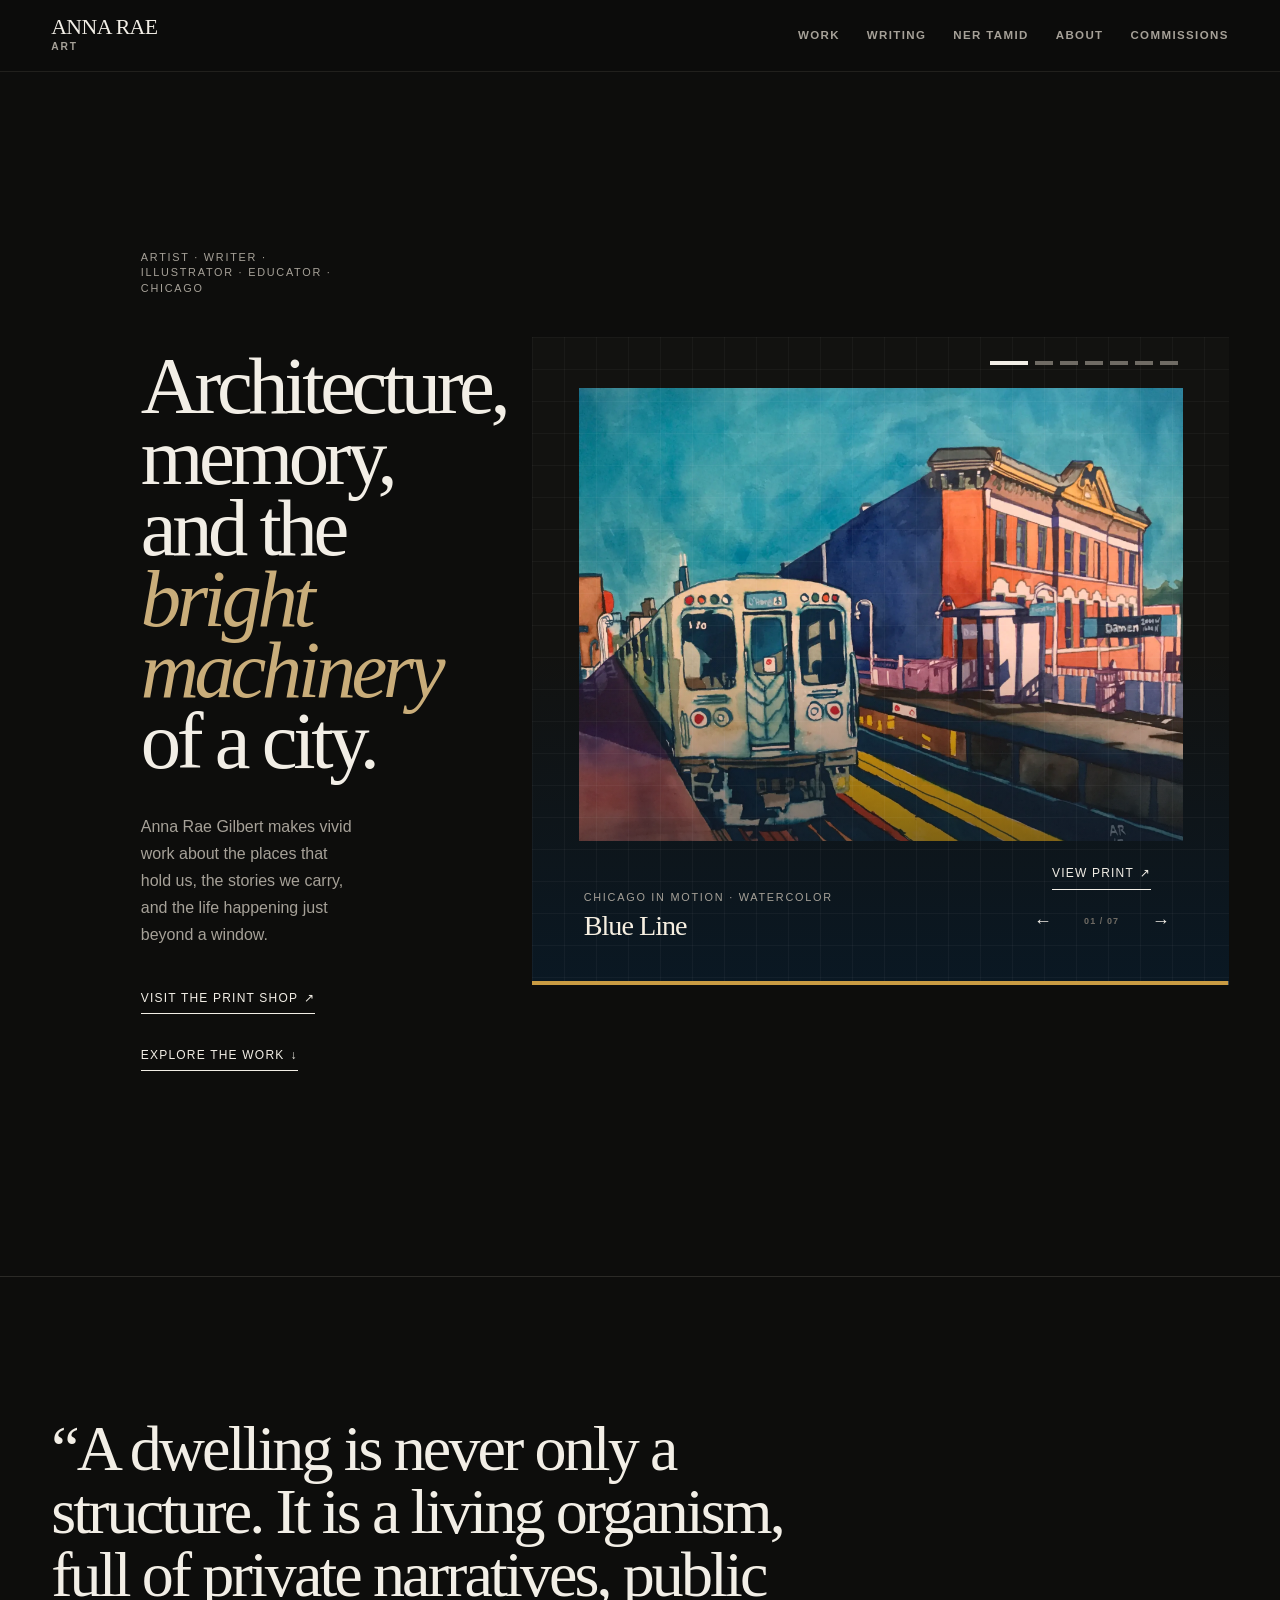
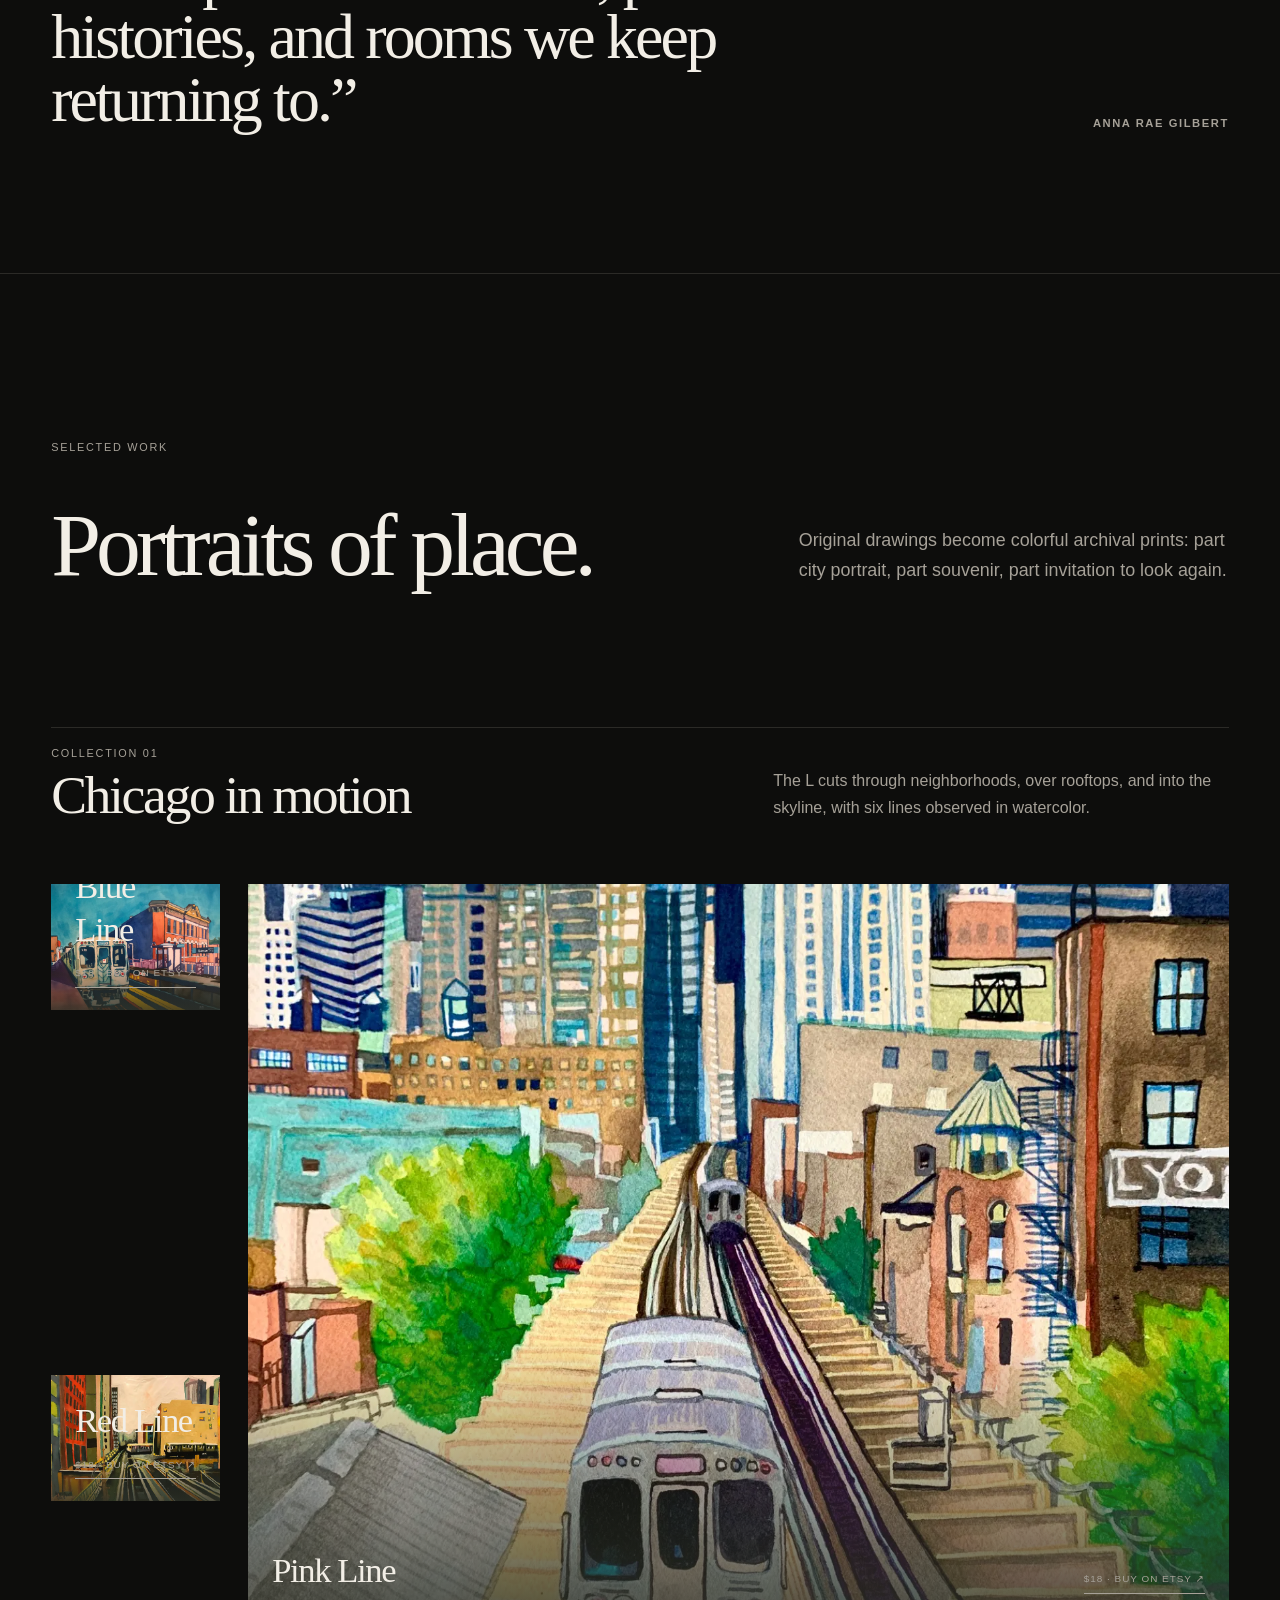
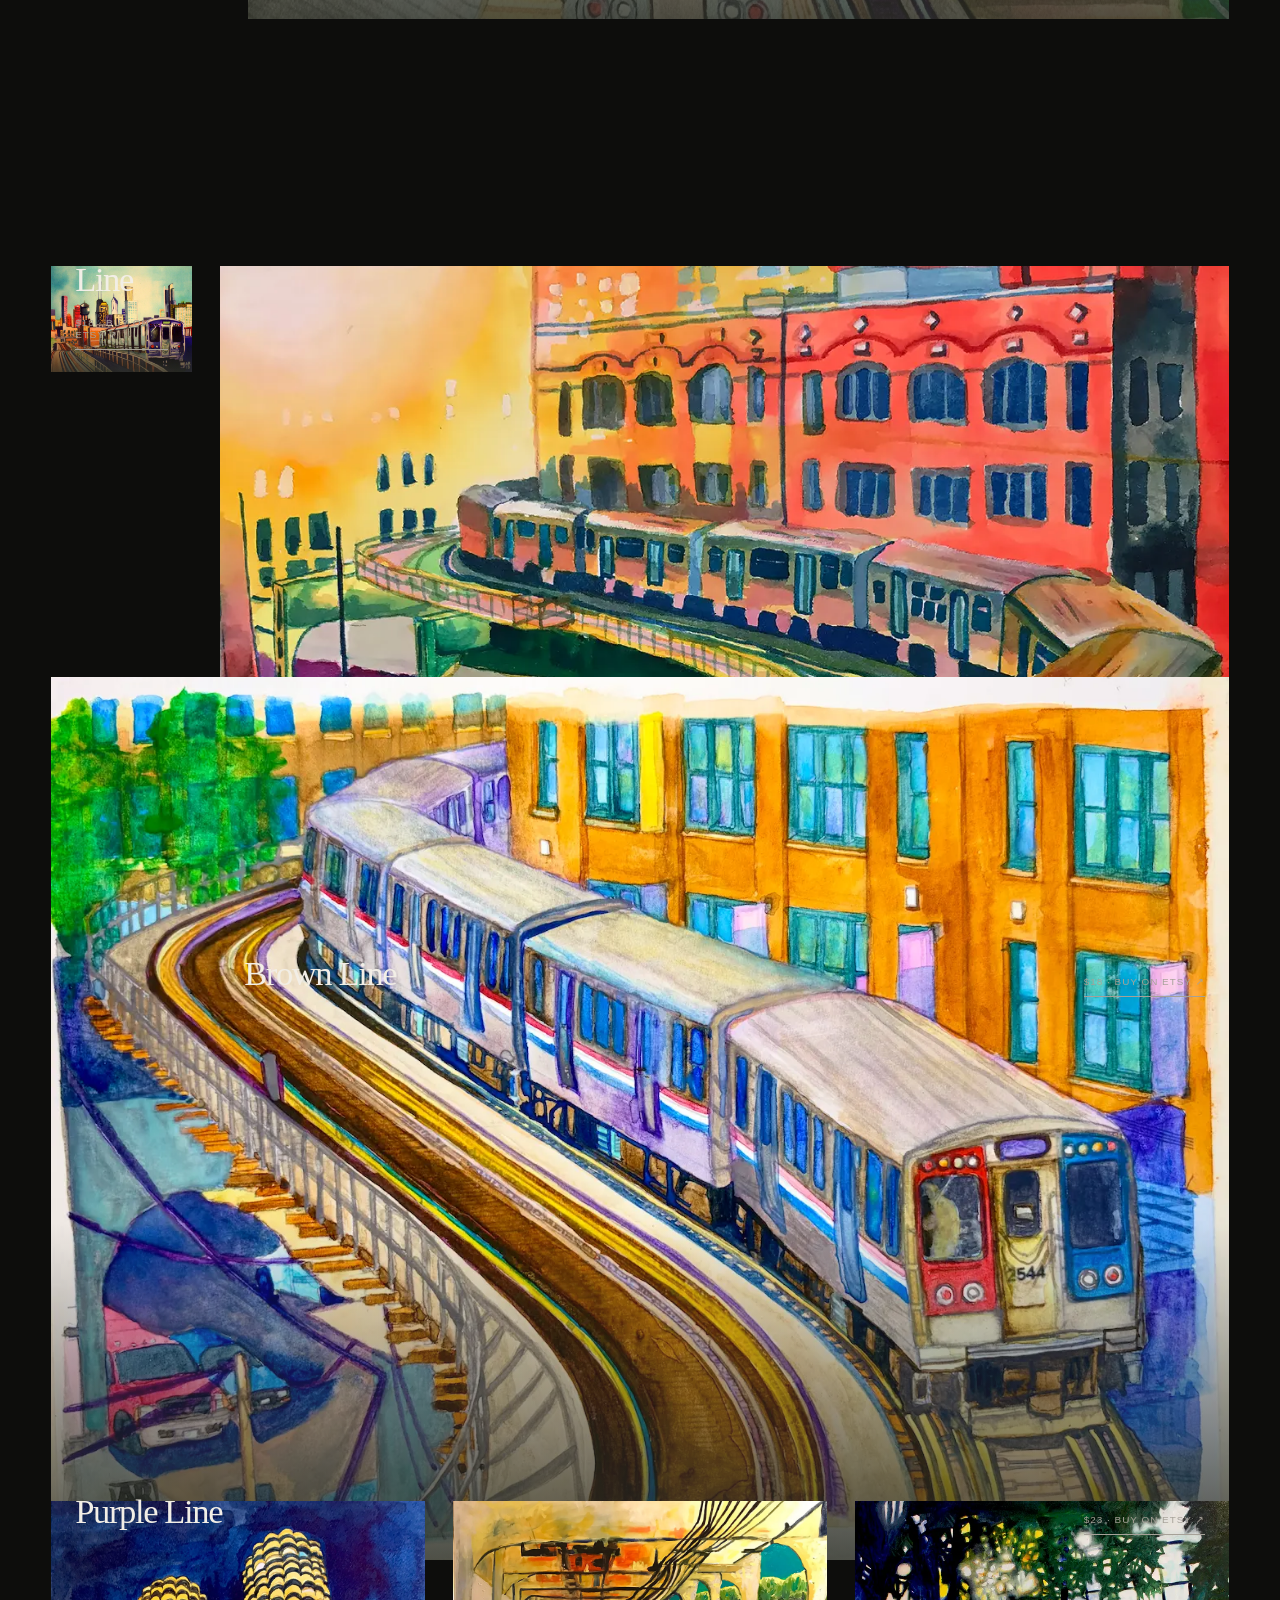
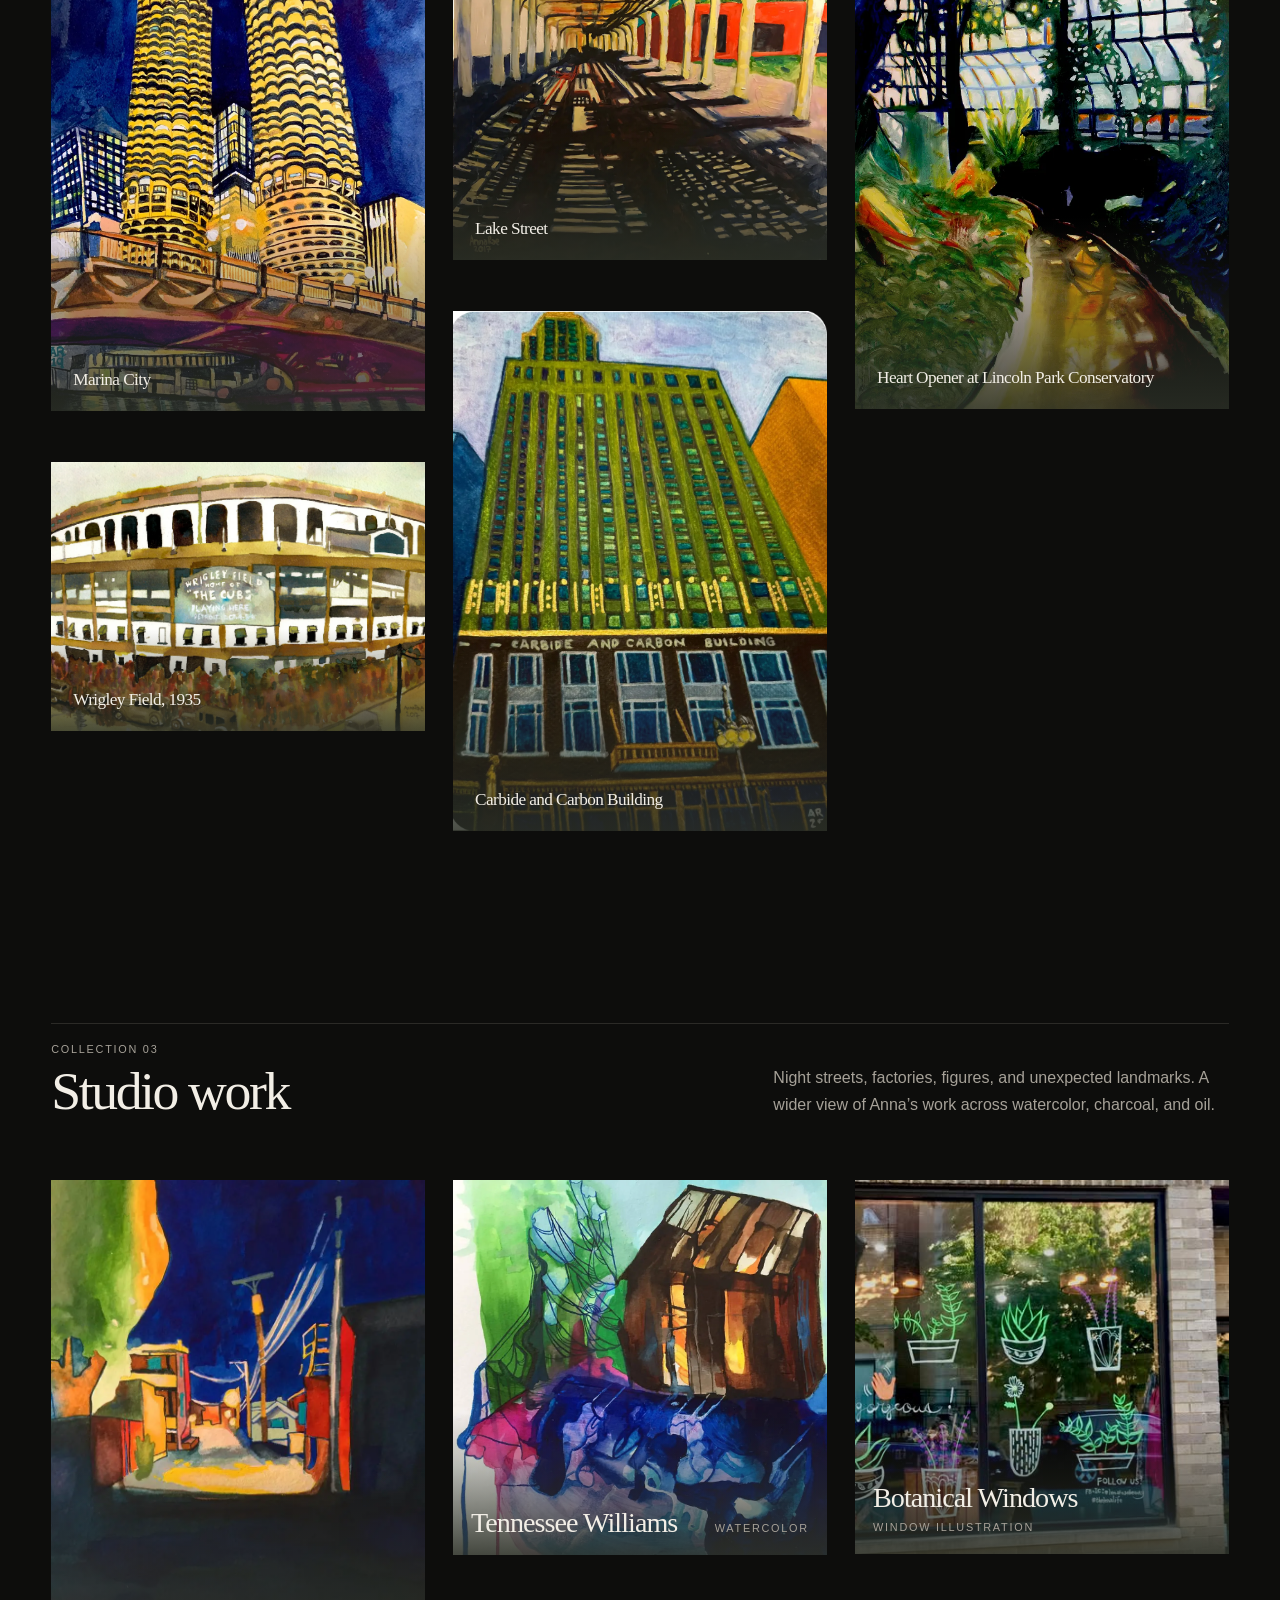
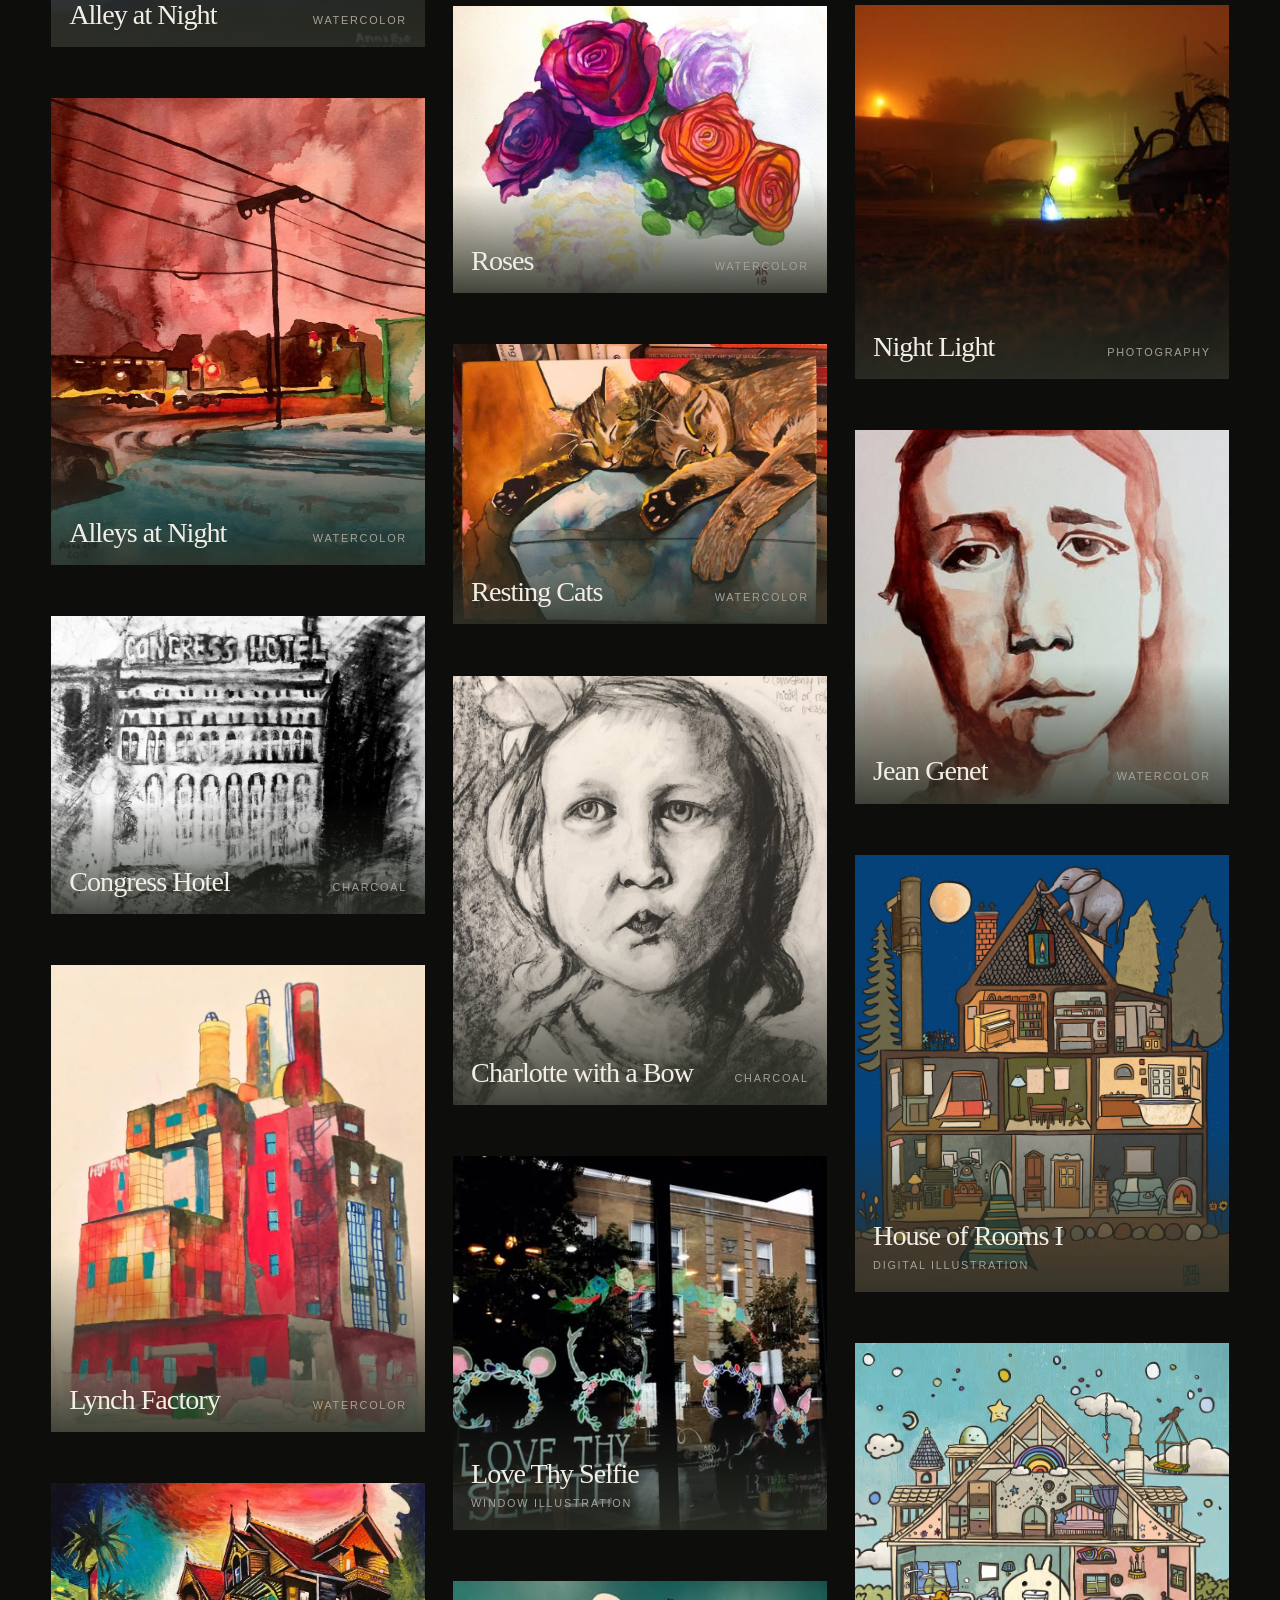
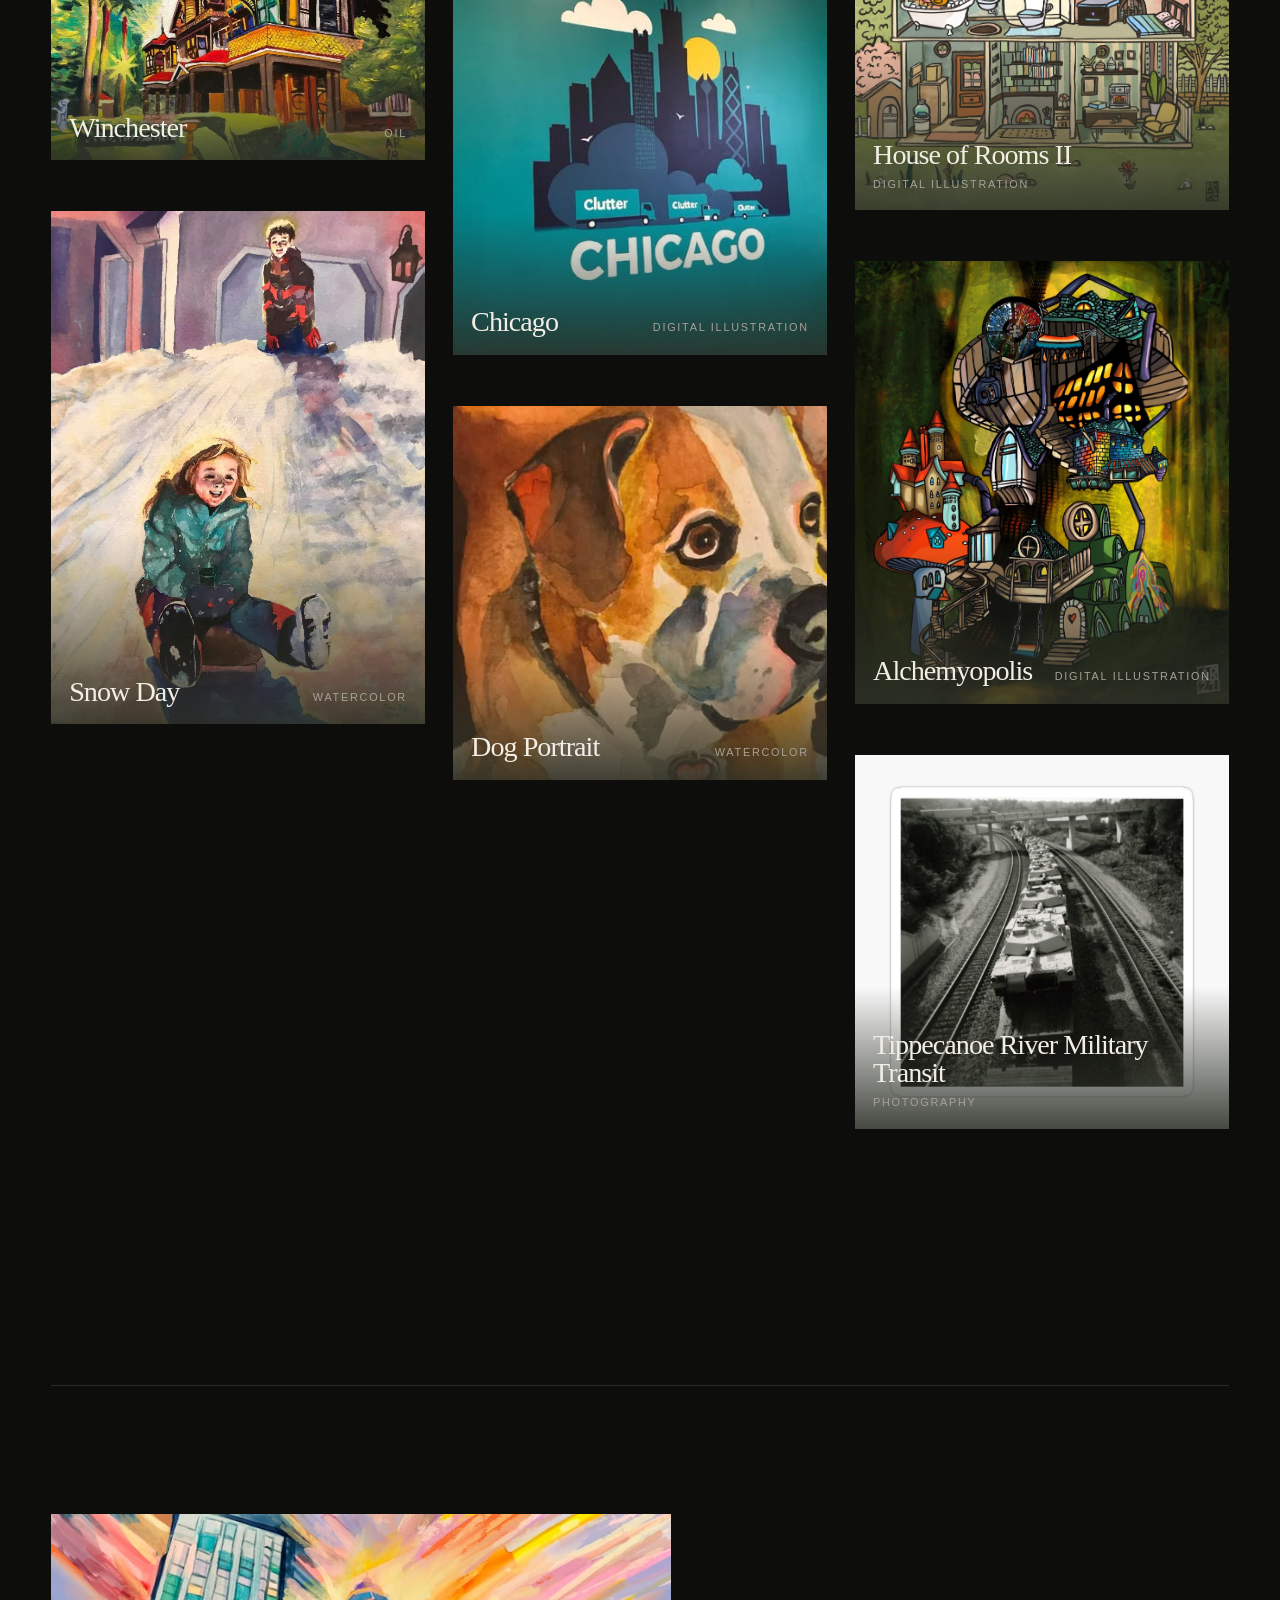
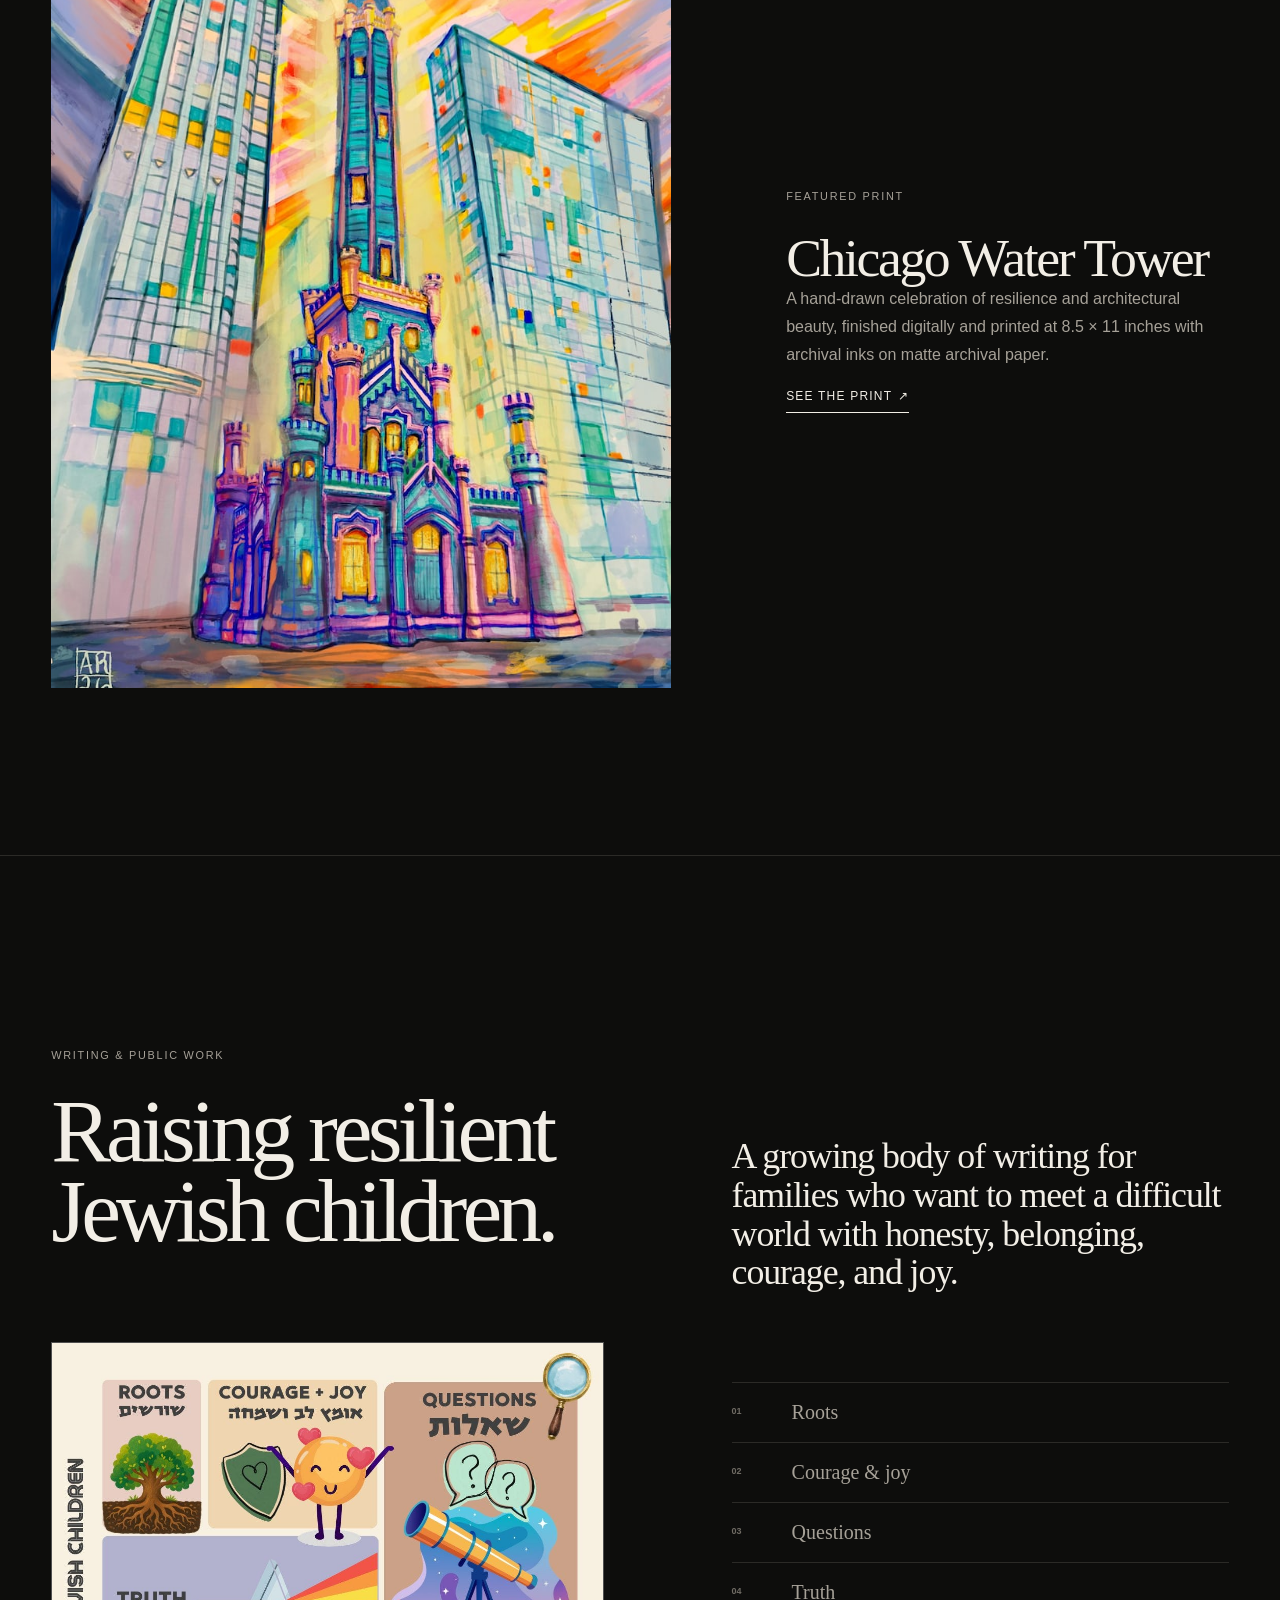
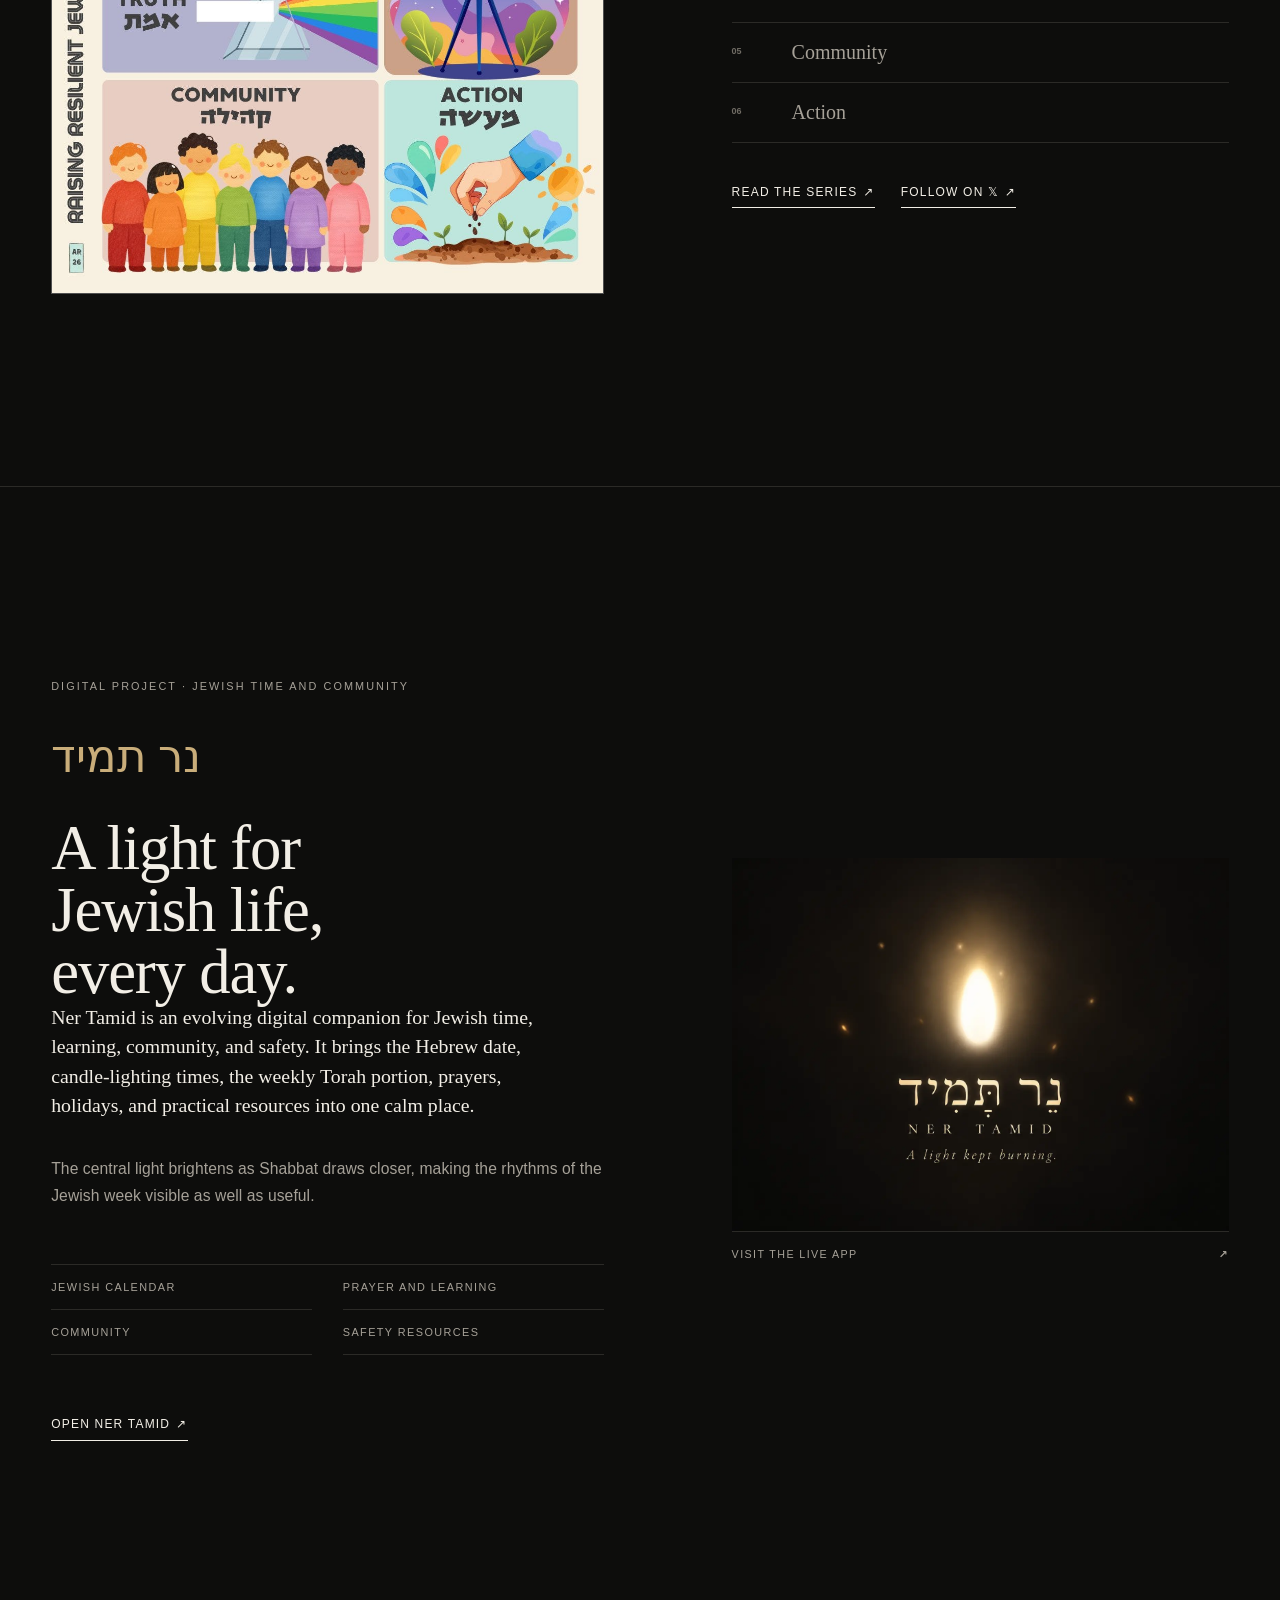
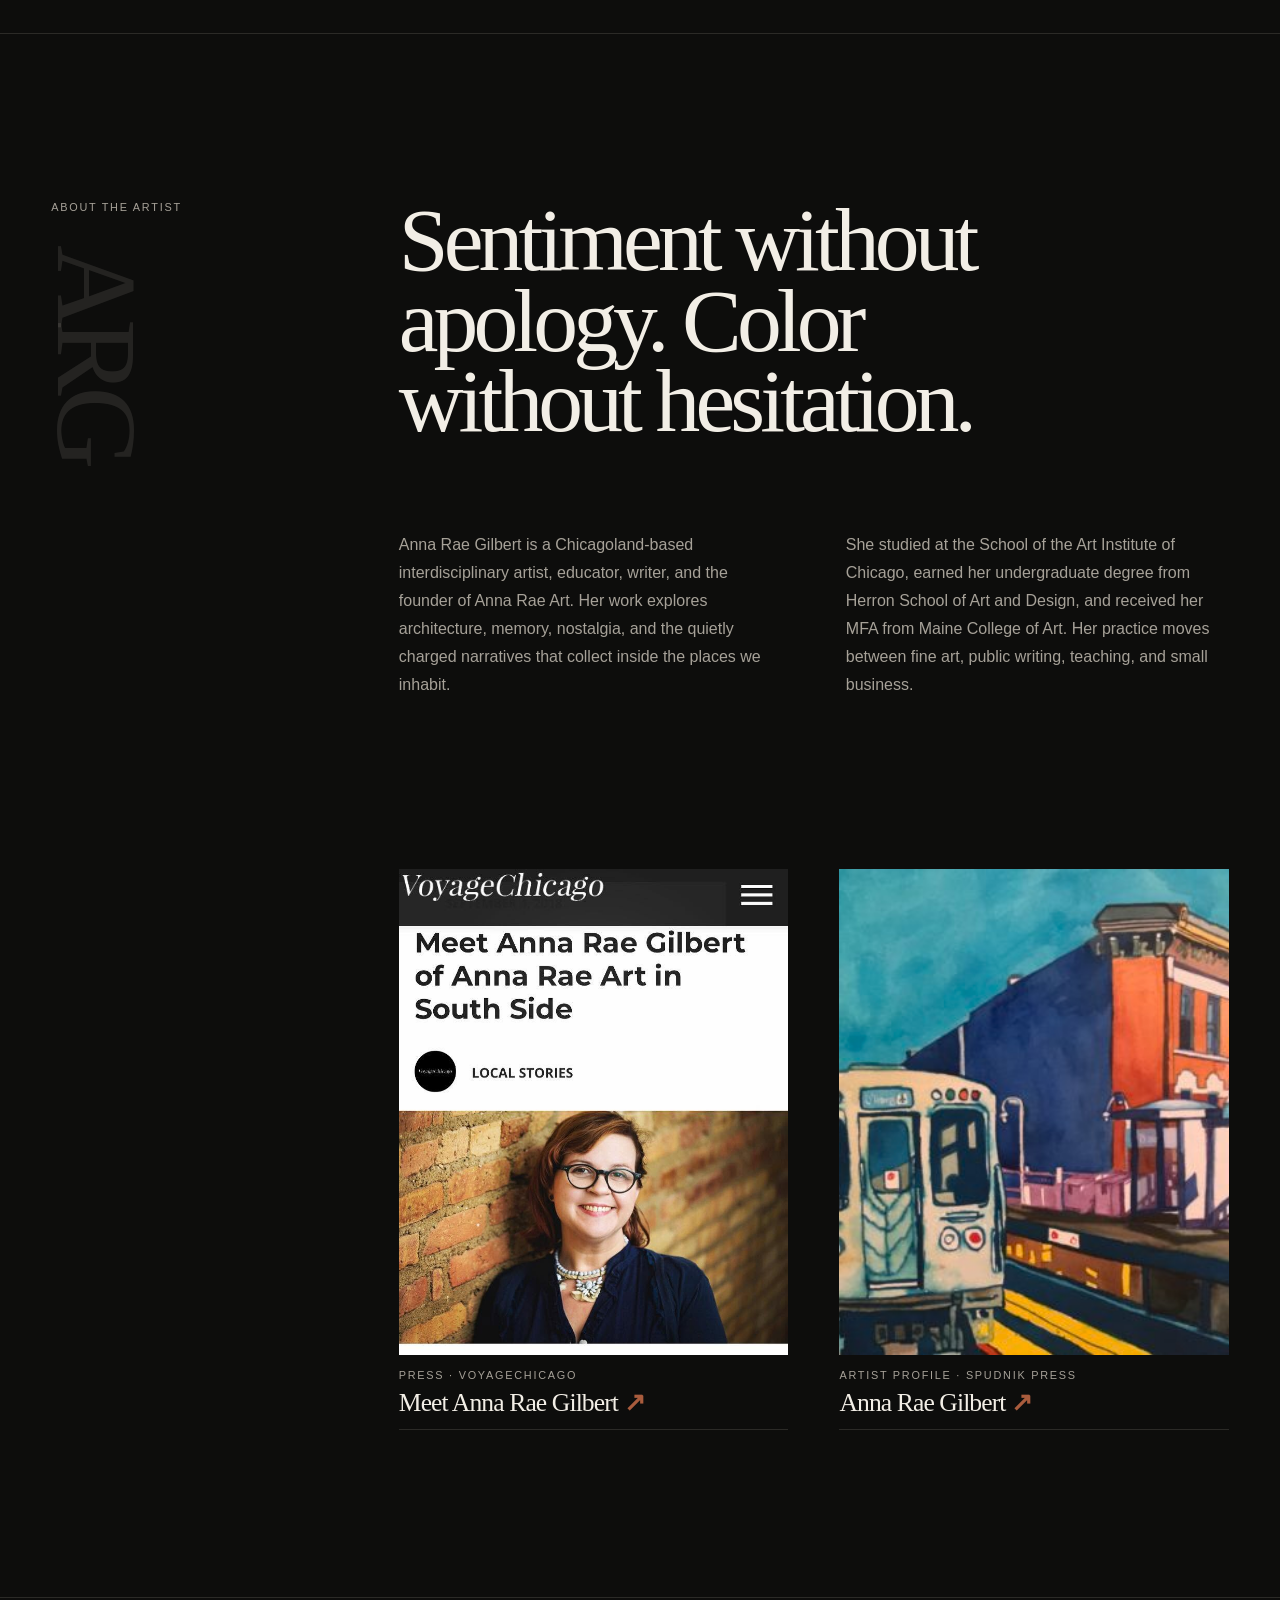
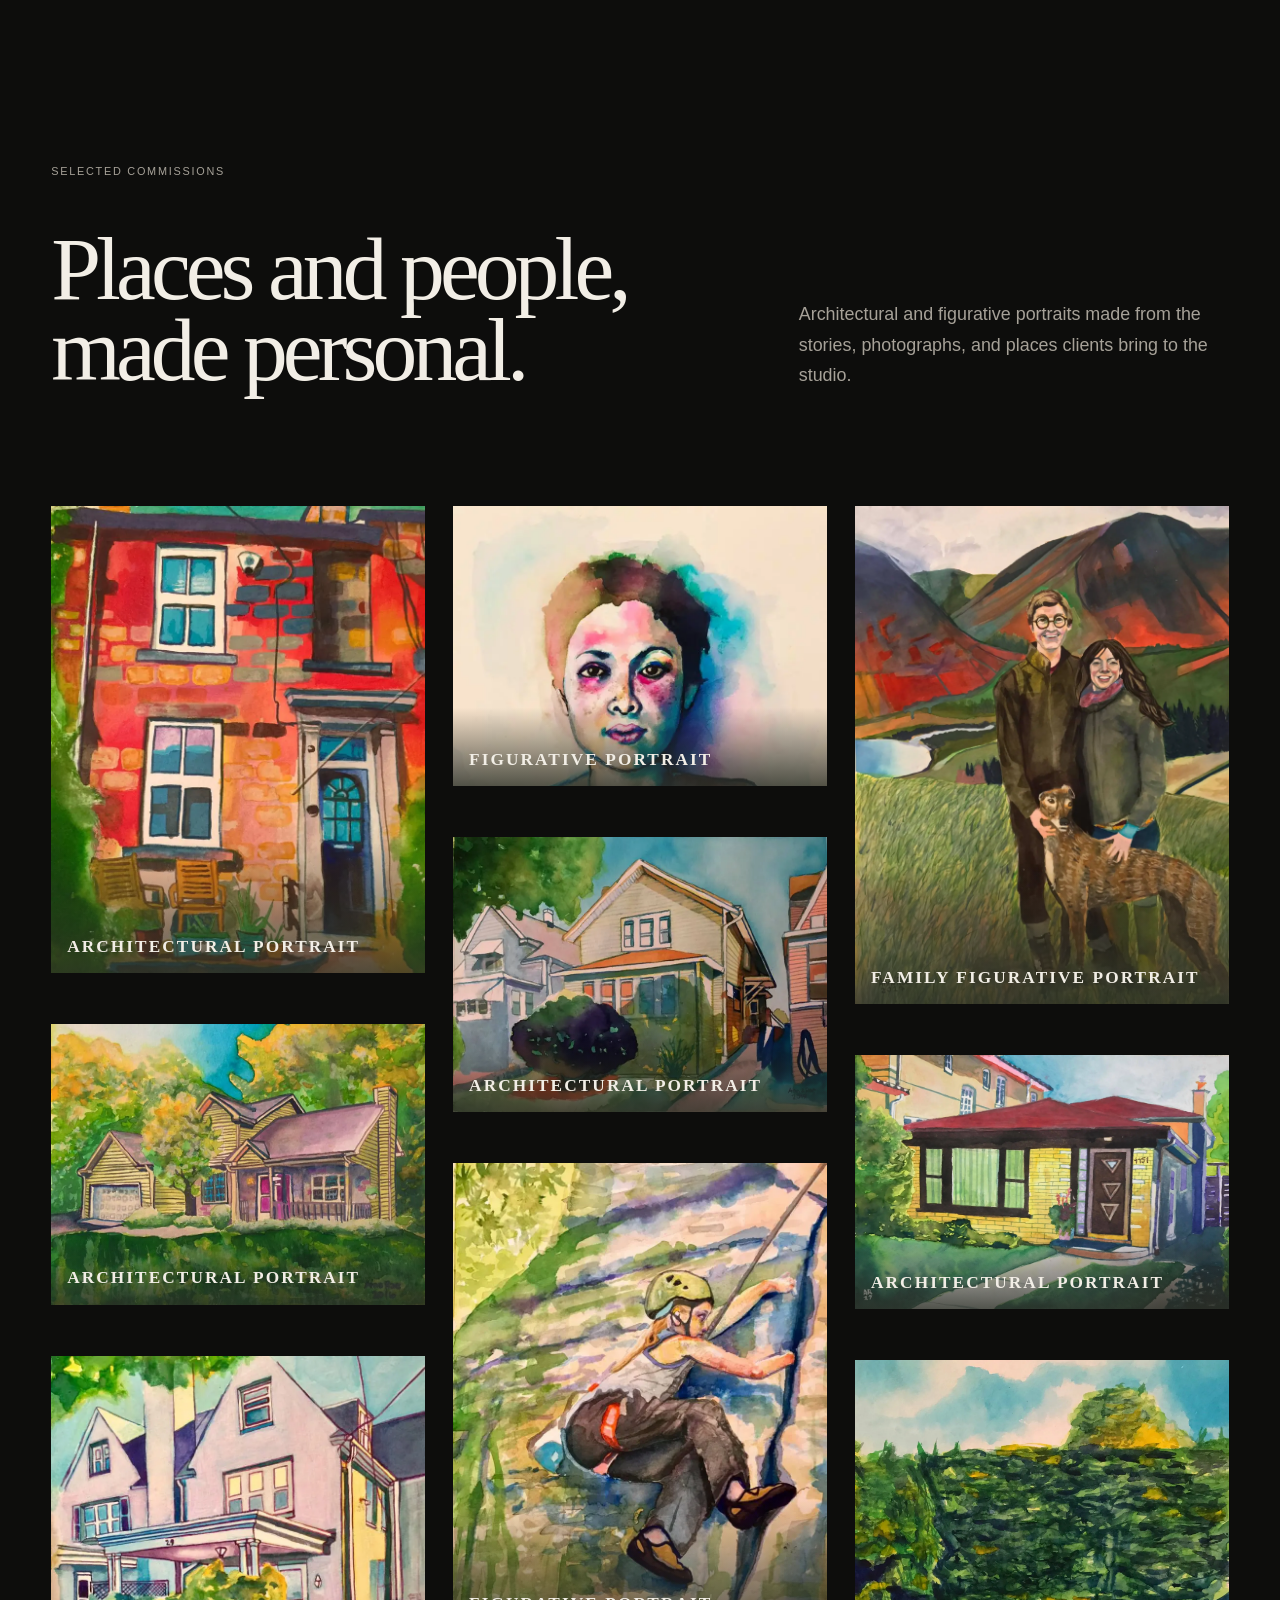
<file: index.html>
<!DOCTYPE html><html lang="en"><head><meta charSet="utf-8"/><meta name="viewport" content="width=device-width, initial-scale=1"/><link rel="preload" as="image" href="/art/cta-blue-line.webp"/><link rel="stylesheet" href="/assets/index-EKRdpO1a.css" data-rsc-css-href="/assets/index-EKRdpO1a.css" data-precedence="vite-rsc/importer-resources"/><link rel="modulepreload" href="/assets/layout-segment-context-C0H_X19b.js" crossorigin=""/><link rel="modulepreload" href="/assets/rolldown-runtime-S-ySWqyJ.js" crossorigin=""/><link rel="modulepreload" href="/assets/index-DhG-xVKT.js" crossorigin=""/><link rel="modulepreload" href="/assets/framework-CXnKph_e.js" crossorigin=""/><link rel="modulepreload" href="/assets/ArtLightbox-8wZ09dMk.js" crossorigin=""/><link rel="modulepreload" href="/assets/FeaturedRotation-BldYU62I.js" crossorigin=""/><title>Anna Rae Art | Chicago Artist, Writer &amp; Illustrator</title><meta name="description" content="Chicago artist, writer, illustrator, and educator Anna Rae Gilbert creates watercolor city prints, architectural art, custom portraits, and Jewish cultural writing."/><link rel="canonical" href="https://art.annarae.workers.dev/"/>
<meta name="author" content="Anna Rae Gilbert"/>
<meta name="robots" content="index,follow,max-image-preview:large"/>
<meta name="theme-color" content="#0d0d0c"/>
<meta property="og:type" content="website"/>
<meta property="og:site_name" content="Anna Rae Art"/>
<meta property="og:title" content="Anna Rae Art | Chicago Artist, Writer &amp; Illustrator"/>
<meta property="og:description" content="Watercolor city prints, architectural art, commissions, illustration, and writing by Chicago artist Anna Rae Gilbert."/>
<meta property="og:url" content="https://art.annarae.workers.dev/"/>
<meta property="og:image" content="https://art.annarae.workers.dev/art/chicago-water-tower.jpg"/>
<meta property="og:image:alt" content="Colorful illustration of the historic Chicago Water Tower by Anna Rae Gilbert."/>
<meta name="twitter:card" content="summary_large_image"/>
<meta name="twitter:title" content="Anna Rae Art | Chicago Artist, Writer &amp; Illustrator"/>
<meta name="twitter:description" content="Watercolor city prints, architectural art, commissions, illustration, and writing by Chicago artist Anna Rae Gilbert."/>
<meta name="twitter:image" content="https://art.annarae.workers.dev/art/chicago-water-tower.jpg"/>
<script type="application/ld+json">{"@context":"https://schema.org","@type":"Person","name":"Anna Rae Gilbert","url":"https://art.annarae.workers.dev/","jobTitle":["Artist","Writer","Illustrator","Educator"],"sameAs":["https://www.etsy.com/shop/alchemyopolis","https://www.instagram.com/annaraeokay/","https://www.facebook.com/annaraeokay/","https://x.com/annaraegilbert"]}</script>
<link rel="shortcut icon" href="/favicon.svg"/><link rel="icon" href="/favicon.svg"/><script>self.__VINEXT_RSC_PARAMS__={}</script><script>self.__VINEXT_RSC_NAV__={"pathname":"/","searchParams":[]}</script><link rel="modulepreload" href="/assets/index-DhG-xVKT.js" />
<link rel="stylesheet" href="/assets/site-upgrade.css"/>
<link rel="stylesheet" href="/assets/refinements-0215.css"/>
</head><body><main><header class="site-header"><a class="wordmark" href="#top" aria-label="Anna Rae Art, home"><span>Anna Rae</span><span>Art</span></a><nav aria-label="Primary navigation"><a href="#work">Work</a><a href="#writing">Writing</a><a href="/parsha">Parsha</a><a href="#ner-tamid">Ner Tamid</a><a href="#about">About</a><a class="nav-cta" href="#commissions">Commissions</a></nav></header><section class="hero" id="top"><div class="hero-copy"><p class="eyebrow">Artist · Writer · Illustrator · Educator · Chicago</p><h1>Architecture,<br/>memory, and the<br/><em>bright machinery</em><br/>of a city.</h1><p class="hero-intro">Anna Rae Gilbert makes vivid work about the places that hold us, the stories we carry, and the life happening just beyond a window.</p><div class="button-row"><a class="button button-dark" href="https://www.etsy.com/shop/alchemyopolis" target="_blank" rel="noreferrer">Visit the print shop <span aria-hidden="true">↗</span></a><a class="text-link" href="#work">Explore the work <span aria-hidden="true">↓</span></a></div></div><div class="featured-rotation" tabindex="0" aria-label="Featured artwork carousel"><div class="rotation-stage"><figure class="rotation-slide is-active" aria-hidden="false"><img src="/art/cta-blue-line.webp" alt="Full painting of a Chicago Blue Line train arriving at Damen station beneath a turquoise sky." fetchpriority="high" decoding="async"/></figure><figure class="rotation-slide" aria-hidden="true"><img src="/art/cta-purple-line.webp" alt=""/></figure><figure class="rotation-slide" aria-hidden="true"><img src="/art/chicago-marina-city.webp" alt=""/></figure><figure class="rotation-slide" aria-hidden="true"><img src="/art/chicago-carbide-carbon.webp" alt=""/></figure><figure class="rotation-slide" aria-hidden="true"><img src="/art/studio-utopy.jpg" alt=""/></figure><figure class="rotation-slide" aria-hidden="true"><img src="/art/studio-winchester.webp" alt=""/></figure><figure class="rotation-slide" aria-hidden="true"><img src="/art/studio-alley-night.webp" alt=""/></figure></div><div class="rotation-chrome"><div class="rotation-caption"><p>Chicago in motion · Watercolor</p><h2>Blue Line</h2></div><div class="rotation-actions"><a href="https://www.etsy.com/listing/1398768194/blue-line-cta-l-print-8x10" target="_blank" rel="noreferrer">View print <span aria-hidden="true">↗</span></a><div class="rotation-controls"><button type="button" aria-label="Previous artwork"><span aria-hidden="true">←</span></button><span class="rotation-count" aria-hidden="true">01<!-- --> / <!-- -->07</span><button type="button" aria-label="Next artwork"><span aria-hidden="true">→</span></button></div></div></div><div class="rotation-dots" aria-label="Choose featured artwork"><button type="button" class="is-active" aria-label="Show Blue Line" aria-current="true"></button><button type="button" class="" aria-label="Show Purple Line"></button><button type="button" class="" aria-label="Show Marina City"></button><button type="button" class="" aria-label="Show Carbide and Carbon"></button><button type="button" class="" aria-label="Show Alchemyopolis"></button><button type="button" class="" aria-label="Show Winchester"></button><button type="button" class="" aria-label="Show Alley at Night"></button></div><div class="rotation-progress" aria-hidden="true"><span class=""></span></div></div></section><section class="statement-band" aria-label="Artist statement"><p>“A dwelling is never only a structure. It is a living organism, full of private narratives, public histories, and rooms we keep returning to.”</p><span>Anna Rae Gilbert</span></section><section class="section work-section" id="work"><div class="section-heading"><p class="eyebrow">Selected work</p><h2>Portraits of place.</h2><p>Original drawings become colorful archival prints: part city portrait, part souvenir, part invitation to look again.</p></div><div class="train-intro"><div><p class="collection-number">Collection 01</p><h3>Chicago in motion</h3></div><p>The L cuts through neighborhoods, over rooftops, and into the skyline, with six lines observed in watercolor.</p></div><div class="train-gallery"><figure class="train-piece blue-piece"><button class="gallery-art-button" type="button" aria-label="Open Blue Line in gallery"><img src="/art/cta-blue-line.webp" alt="Painting of a Chicago Blue Line train arriving at Damen station beneath a turquoise sky." width="2048" height="1596" loading="lazy"/><span class="gallery-zoom" aria-hidden="true"><svg xmlns="http://www.w3.org/2000/svg" width="24" height="24" viewBox="0 0 24 24" fill="none" stroke="currentColor" stroke-width="2" stroke-linecap="round" stroke-linejoin="round" class="lucide lucide-zoom-in" aria-hidden="true"><circle cx="11" cy="11" r="8"></circle><line x1="21" x2="16.65" y1="21" y2="16.65"></line><line x1="11" x2="11" y1="8" y2="14"></line><line x1="8" x2="14" y1="11" y2="11"></line></svg></span></button><figcaption><span>Blue Line</span><a class="train-shop-link" href="https://www.etsy.com/listing/1398768194/blue-line-cta-l-print-8x10" target="_blank" rel="noreferrer" aria-label="Buy the Blue Line print on Etsy for $18">$18<!-- --> · Buy on Etsy ↗</a></figcaption></figure><figure class="train-piece red-piece"><button class="gallery-art-button" type="button" aria-label="Open Red Line in gallery"><img src="/art/cta-red-line.webp" alt="Painting of two Chicago Red Line trains winding through downtown buildings." width="2048" height="1514" loading="lazy"/><span class="gallery-zoom" aria-hidden="true"><svg xmlns="http://www.w3.org/2000/svg" width="24" height="24" viewBox="0 0 24 24" fill="none" stroke="currentColor" stroke-width="2" stroke-linecap="round" stroke-linejoin="round" class="lucide lucide-zoom-in" aria-hidden="true"><circle cx="11" cy="11" r="8"></circle><line x1="21" x2="16.65" y1="21" y2="16.65"></line><line x1="11" x2="11" y1="8" y2="14"></line><line x1="8" x2="14" y1="11" y2="11"></line></svg></span></button><figcaption><span>Red Line</span><a class="train-shop-link" href="https://www.etsy.com/listing/1398770630/red-line-cta-l-print-8x10" target="_blank" rel="noreferrer" aria-label="Buy the Red Line print on Etsy for $18">$18<!-- --> · Buy on Etsy ↗</a></figcaption></figure><figure class="train-piece green-piece"><button class="gallery-art-button" type="button" aria-label="Open Green Line in gallery"><img src="/art/cta-green-line.webp" alt="Painting of a Chicago Green Line train with the downtown skyline behind it." width="2048" height="1538" loading="lazy"/><span class="gallery-zoom" aria-hidden="true"><svg xmlns="http://www.w3.org/2000/svg" width="24" height="24" viewBox="0 0 24 24" fill="none" stroke="currentColor" stroke-width="2" stroke-linecap="round" stroke-linejoin="round" class="lucide lucide-zoom-in" aria-hidden="true"><circle cx="11" cy="11" r="8"></circle><line x1="21" x2="16.65" y1="21" y2="16.65"></line><line x1="11" x2="11" y1="8" y2="14"></line><line x1="8" x2="14" y1="11" y2="11"></line></svg></span></button><figcaption><span>Green Line</span><a class="train-shop-link" href="https://www.etsy.com/listing/1398772408/green-line-cta-l-print-8x10" target="_blank" rel="noreferrer" aria-label="Buy the Green Line print on Etsy for $18">$18<!-- --> · Buy on Etsy ↗</a></figcaption></figure><figure class="train-piece pink-piece"><button class="gallery-art-button" type="button" aria-label="Open Pink Line in gallery"><img src="/art/cta-pink-line.webp" alt="Vertical painting of a Chicago Pink Line train approaching through a dense cityscape." width="1466" height="2048" loading="lazy"/><span class="gallery-zoom" aria-hidden="true"><svg xmlns="http://www.w3.org/2000/svg" width="24" height="24" viewBox="0 0 24 24" fill="none" stroke="currentColor" stroke-width="2" stroke-linecap="round" stroke-linejoin="round" class="lucide lucide-zoom-in" aria-hidden="true"><circle cx="11" cy="11" r="8"></circle><line x1="21" x2="16.65" y1="21" y2="16.65"></line><line x1="11" x2="11" y1="8" y2="14"></line><line x1="8" x2="14" y1="11" y2="11"></line></svg></span></button><figcaption><span>Pink Line</span><a class="train-shop-link" href="https://www.etsy.com/listing/1412995595/pink-line-cta-l-print-8x10" target="_blank" rel="noreferrer" aria-label="Buy the Pink Line print on Etsy for $18">$18<!-- --> · Buy on Etsy ↗</a></figcaption></figure><figure class="train-piece brown-piece"><button class="gallery-art-button" type="button" aria-label="Open Brown Line in gallery"><img src="/art/cta-brown-line.webp" alt="Painting of a Chicago Brown Line train curving through warm-colored city buildings." width="1232" height="880" loading="lazy"/><span class="gallery-zoom" aria-hidden="true"><svg xmlns="http://www.w3.org/2000/svg" width="24" height="24" viewBox="0 0 24 24" fill="none" stroke="currentColor" stroke-width="2" stroke-linecap="round" stroke-linejoin="round" class="lucide lucide-zoom-in" aria-hidden="true"><circle cx="11" cy="11" r="8"></circle><line x1="21" x2="16.65" y1="21" y2="16.65"></line><line x1="11" x2="11" y1="8" y2="14"></line><line x1="8" x2="14" y1="11" y2="11"></line></svg></span></button><figcaption><span>Brown Line</span><a class="train-shop-link" href="https://www.etsy.com/listing/1398774618/brown-line-cta-l-print-8x10" target="_blank" rel="noreferrer" aria-label="Buy the Brown Line print on Etsy for $18">$18<!-- --> · Buy on Etsy ↗</a></figcaption></figure><figure class="train-piece purple-piece"><button class="gallery-art-button" type="button" aria-label="Open Purple Line in gallery"><img src="/art/cta-purple-line.webp" alt="Painting of a Chicago Purple Line train sweeping around elevated tracks beside golden-orange buildings." width="1440" height="1085" loading="lazy"/><span class="gallery-zoom" aria-hidden="true"><svg xmlns="http://www.w3.org/2000/svg" width="24" height="24" viewBox="0 0 24 24" fill="none" stroke="currentColor" stroke-width="2" stroke-linecap="round" stroke-linejoin="round" class="lucide lucide-zoom-in" aria-hidden="true"><circle cx="11" cy="11" r="8"></circle><line x1="21" x2="16.65" y1="21" y2="16.65"></line><line x1="11" x2="11" y1="8" y2="14"></line><line x1="8" x2="14" y1="11" y2="11"></line></svg></span></button><figcaption><span>Purple Line</span><a class="train-shop-link" href="https://www.etsy.com/listing/4542868438/chicago-purple-line-watercolor-print-cta" target="_blank" rel="noreferrer" aria-label="Buy the Purple Line print on Etsy for $23">$23<!-- --> · Buy on Etsy ↗</a></figcaption></figure></div><div class="city-intro"><div><p class="collection-number">Collection 02</p><h3>Chicago architecture</h3></div><p>Towers, tracks, ballparks, and glass houses painted as living characters. Each carries a public history and a private atmosphere.</p></div><div class="city-gallery"><figure class="city-piece marina-piece"><button class="gallery-art-button" type="button" aria-label="Open Marina City in gallery"><img src="/art/chicago-marina-city.webp" alt="Night painting of the illuminated Marina City towers above the Chicago River." width="1200" height="1638" loading="lazy"/><span class="gallery-zoom" aria-hidden="true"><svg xmlns="http://www.w3.org/2000/svg" width="24" height="24" viewBox="0 0 24 24" fill="none" stroke="currentColor" stroke-width="2" stroke-linecap="round" stroke-linejoin="round" class="lucide lucide-zoom-in" aria-hidden="true"><circle cx="11" cy="11" r="8"></circle><line x1="21" x2="16.65" y1="21" y2="16.65"></line><line x1="11" x2="11" y1="8" y2="14"></line><line x1="8" x2="14" y1="11" y2="11"></line></svg></span></button><figcaption>Marina City</figcaption></figure><figure class="city-piece wrigley-piece"><button class="gallery-art-button" type="button" aria-label="Open Wrigley Field, 1935 in gallery"><img src="/art/chicago-wrigley-field.webp" alt="Watercolor of Wrigley Field and a crowd beneath the historic marquee." width="1801" height="1297" loading="lazy"/><span class="gallery-zoom" aria-hidden="true"><svg xmlns="http://www.w3.org/2000/svg" width="24" height="24" viewBox="0 0 24 24" fill="none" stroke="currentColor" stroke-width="2" stroke-linecap="round" stroke-linejoin="round" class="lucide lucide-zoom-in" aria-hidden="true"><circle cx="11" cy="11" r="8"></circle><line x1="21" x2="16.65" y1="21" y2="16.65"></line><line x1="11" x2="11" y1="8" y2="14"></line><line x1="8" x2="14" y1="11" y2="11"></line></svg></span></button><figcaption>Wrigley Field, 1935</figcaption></figure><figure class="city-piece lake-piece"><button class="gallery-art-button" type="button" aria-label="Open Lake Street in gallery"><img src="/art/chicago-lake-street.webp" alt="Painting looking through the repeating columns and tracks beneath the Lake Street elevated line." width="2048" height="1969" loading="lazy"/><span class="gallery-zoom" aria-hidden="true"><svg xmlns="http://www.w3.org/2000/svg" width="24" height="24" viewBox="0 0 24 24" fill="none" stroke="currentColor" stroke-width="2" stroke-linecap="round" stroke-linejoin="round" class="lucide lucide-zoom-in" aria-hidden="true"><circle cx="11" cy="11" r="8"></circle><line x1="21" x2="16.65" y1="21" y2="16.65"></line><line x1="11" x2="11" y1="8" y2="14"></line><line x1="8" x2="14" y1="11" y2="11"></line></svg></span></button><figcaption>Lake Street</figcaption></figure><figure class="city-piece carbide-piece"><button class="gallery-art-button" type="button" aria-label="Open Carbide and Carbon Building in gallery"><img src="/art/chicago-carbide-carbon.webp" alt="Upright watercolor portrait of the green and gold Carbide and Carbon Building." width="1030" height="1433" loading="lazy"/><span class="gallery-zoom" aria-hidden="true"><svg xmlns="http://www.w3.org/2000/svg" width="24" height="24" viewBox="0 0 24 24" fill="none" stroke="currentColor" stroke-width="2" stroke-linecap="round" stroke-linejoin="round" class="lucide lucide-zoom-in" aria-hidden="true"><circle cx="11" cy="11" r="8"></circle><line x1="21" x2="16.65" y1="21" y2="16.65"></line><line x1="11" x2="11" y1="8" y2="14"></line><line x1="8" x2="14" y1="11" y2="11"></line></svg></span></button><figcaption>Carbide and Carbon Building</figcaption></figure><figure class="city-piece conservatory-piece"><button class="gallery-art-button" type="button" aria-label="Open Heart Opener at Lincoln Park Conservatory in gallery"><img src="/art/chicago-lincoln-park-conservatory.webp" alt="Dark, luminous interior painting of Heart Opener at the Lincoln Park Conservatory." width="720" height="979" loading="lazy"/><span class="gallery-zoom" aria-hidden="true"><svg xmlns="http://www.w3.org/2000/svg" width="24" height="24" viewBox="0 0 24 24" fill="none" stroke="currentColor" stroke-width="2" stroke-linecap="round" stroke-linejoin="round" class="lucide lucide-zoom-in" aria-hidden="true"><circle cx="11" cy="11" r="8"></circle><line x1="21" x2="16.65" y1="21" y2="16.65"></line><line x1="11" x2="11" y1="8" y2="14"></line><line x1="8" x2="14" y1="11" y2="11"></line></svg></span></button><figcaption>Heart Opener at Lincoln Park Conservatory</figcaption></figure></div><div class="studio-intro"><div><p class="collection-number">Collection 03</p><h3>Studio work</h3></div><p>Night streets, factories, figures, and unexpected landmarks. A wider view of Anna’s work across watercolor, charcoal, and oil.</p></div><div class="studio-gallery"><figure class="studio-piece"><button class="gallery-art-button" type="button" aria-label="Open Alley at Night in gallery"><img src="/art/studio-alley-night.webp" alt="Night watercolor of a Chicago alley illuminated by warm streetlight beneath a deep blue sky." width="768" height="960" loading="lazy"/><span class="gallery-zoom" aria-hidden="true"><svg xmlns="http://www.w3.org/2000/svg" width="24" height="24" viewBox="0 0 24 24" fill="none" stroke="currentColor" stroke-width="2" stroke-linecap="round" stroke-linejoin="round" class="lucide lucide-zoom-in" aria-hidden="true"><circle cx="11" cy="11" r="8"></circle><line x1="21" x2="16.65" y1="21" y2="16.65"></line><line x1="11" x2="11" y1="8" y2="14"></line><line x1="8" x2="14" y1="11" y2="11"></line></svg></span></button><figcaption><span>Alley at Night</span><small>Watercolor</small></figcaption></figure><figure class="studio-piece"><button class="gallery-art-button" type="button" aria-label="Open Alleys at Night in gallery"><img src="/art/studio-alleys-at-night.webp" alt="Watercolor of a snowy city street and utility lines beneath a rose-colored night sky." width="1080" height="1349" loading="lazy"/><span class="gallery-zoom" aria-hidden="true"><svg xmlns="http://www.w3.org/2000/svg" width="24" height="24" viewBox="0 0 24 24" fill="none" stroke="currentColor" stroke-width="2" stroke-linecap="round" stroke-linejoin="round" class="lucide lucide-zoom-in" aria-hidden="true"><circle cx="11" cy="11" r="8"></circle><line x1="21" x2="16.65" y1="21" y2="16.65"></line><line x1="11" x2="11" y1="8" y2="14"></line><line x1="8" x2="14" y1="11" y2="11"></line></svg></span></button><figcaption><span>Alleys at Night</span><small>Watercolor</small></figcaption></figure><figure class="studio-piece"><button class="gallery-art-button" type="button" aria-label="Open Congress Hotel in gallery"><img src="/art/studio-congress-hotel.webp" alt="Expressive charcoal drawing of the Congress Hotel facade in Chicago." width="960" height="764" loading="lazy"/><span class="gallery-zoom" aria-hidden="true"><svg xmlns="http://www.w3.org/2000/svg" width="24" height="24" viewBox="0 0 24 24" fill="none" stroke="currentColor" stroke-width="2" stroke-linecap="round" stroke-linejoin="round" class="lucide lucide-zoom-in" aria-hidden="true"><circle cx="11" cy="11" r="8"></circle><line x1="21" x2="16.65" y1="21" y2="16.65"></line><line x1="11" x2="11" y1="8" y2="14"></line><line x1="8" x2="14" y1="11" y2="11"></line></svg></span></button><figcaption><span>Congress Hotel</span><small>Charcoal</small></figcaption></figure><figure class="studio-piece"><button class="gallery-art-button" type="button" aria-label="Open Lynch Factory in gallery"><img src="/art/studio-lynch-factory.webp" alt="Colorful watercolor portrait of the Lynch Factory and its rooftop stacks." width="768" height="960" loading="lazy"/><span class="gallery-zoom" aria-hidden="true"><svg xmlns="http://www.w3.org/2000/svg" width="24" height="24" viewBox="0 0 24 24" fill="none" stroke="currentColor" stroke-width="2" stroke-linecap="round" stroke-linejoin="round" class="lucide lucide-zoom-in" aria-hidden="true"><circle cx="11" cy="11" r="8"></circle><line x1="21" x2="16.65" y1="21" y2="16.65"></line><line x1="11" x2="11" y1="8" y2="14"></line><line x1="8" x2="14" y1="11" y2="11"></line></svg></span></button><figcaption><span>Lynch Factory</span><small>Watercolor</small></figcaption></figure><figure class="studio-piece"><button class="gallery-art-button" type="button" aria-label="Open Winchester in gallery"><img src="/art/studio-winchester.webp" alt="Saturated oil painting of the Winchester Mystery House beneath a dramatic sky." width="960" height="711" loading="lazy"/><span class="gallery-zoom" aria-hidden="true"><svg xmlns="http://www.w3.org/2000/svg" width="24" height="24" viewBox="0 0 24 24" fill="none" stroke="currentColor" stroke-width="2" stroke-linecap="round" stroke-linejoin="round" class="lucide lucide-zoom-in" aria-hidden="true"><circle cx="11" cy="11" r="8"></circle><line x1="21" x2="16.65" y1="21" y2="16.65"></line><line x1="11" x2="11" y1="8" y2="14"></line><line x1="8" x2="14" y1="11" y2="11"></line></svg></span></button><figcaption><span>Winchester</span><small>Oil</small></figcaption></figure><figure class="studio-piece"><button class="gallery-art-button" type="button" aria-label="Open Snow Day in gallery"><img src="/art/studio-snow-day.webp" alt="Watercolor portrait of two children playing on a snowy hill." width="1494" height="2048" loading="lazy"/><span class="gallery-zoom" aria-hidden="true"><svg xmlns="http://www.w3.org/2000/svg" width="24" height="24" viewBox="0 0 24 24" fill="none" stroke="currentColor" stroke-width="2" stroke-linecap="round" stroke-linejoin="round" class="lucide lucide-zoom-in" aria-hidden="true"><circle cx="11" cy="11" r="8"></circle><line x1="21" x2="16.65" y1="21" y2="16.65"></line><line x1="11" x2="11" y1="8" y2="14"></line><line x1="8" x2="14" y1="11" y2="11"></line></svg></span></button><figcaption><span>Snow Day</span><small>Watercolor</small></figcaption></figure><figure class="studio-piece"><button class="gallery-art-button" type="button" aria-label="Open Tennessee Williams in gallery"><img src="/art/studio-tennessee-williams.webp" alt="Layered watercolor composition inspired by Tennessee Williams, with figures and a glowing house." width="1080" height="1084" loading="lazy"/><span class="gallery-zoom" aria-hidden="true"><svg xmlns="http://www.w3.org/2000/svg" width="24" height="24" viewBox="0 0 24 24" fill="none" stroke="currentColor" stroke-width="2" stroke-linecap="round" stroke-linejoin="round" class="lucide lucide-zoom-in" aria-hidden="true"><circle cx="11" cy="11" r="8"></circle><line x1="21" x2="16.65" y1="21" y2="16.65"></line><line x1="11" x2="11" y1="8" y2="14"></line><line x1="8" x2="14" y1="11" y2="11"></line></svg></span></button><figcaption><span>Tennessee Williams</span><small>Watercolor</small></figcaption></figure><figure class="studio-piece"><button class="gallery-art-button" type="button" aria-label="Open Roses in gallery"><img src="/art/studio-roses.jpg" alt="Watercolor study of deep red, purple, orange, and pale lavender roses." width="960" height="736" loading="lazy"/><span class="gallery-zoom" aria-hidden="true"><svg xmlns="http://www.w3.org/2000/svg" width="24" height="24" viewBox="0 0 24 24" fill="none" stroke="currentColor" stroke-width="2" stroke-linecap="round" stroke-linejoin="round" class="lucide lucide-zoom-in" aria-hidden="true"><circle cx="11" cy="11" r="8"></circle><line x1="21" x2="16.65" y1="21" y2="16.65"></line><line x1="11" x2="11" y1="8" y2="14"></line><line x1="8" x2="14" y1="11" y2="11"></line></svg></span></button><figcaption><span>Roses</span><small>Watercolor</small></figcaption></figure><figure class="studio-piece"><button class="gallery-art-button" type="button" aria-label="Open Resting Cats in gallery"><img src="/art/studio-resting-cats.jpg" alt="Watercolor portrait of two tabby cats resting together on a blue cushion." width="960" height="720" loading="lazy"/><span class="gallery-zoom" aria-hidden="true"><svg xmlns="http://www.w3.org/2000/svg" width="24" height="24" viewBox="0 0 24 24" fill="none" stroke="currentColor" stroke-width="2" stroke-linecap="round" stroke-linejoin="round" class="lucide lucide-zoom-in" aria-hidden="true"><circle cx="11" cy="11" r="8"></circle><line x1="21" x2="16.65" y1="21" y2="16.65"></line><line x1="11" x2="11" y1="8" y2="14"></line><line x1="8" x2="14" y1="11" y2="11"></line></svg></span></button><figcaption><span>Resting Cats</span><small>Watercolor</small></figcaption></figure><figure class="studio-piece"><button class="gallery-art-button" type="button" aria-label="Open Charlotte with a Bow in gallery"><img src="/art/studio-charcoal-portrait.jpg" alt="Expressive charcoal portrait study with a strongly shadowed face." width="836" height="960" loading="lazy"/><span class="gallery-zoom" aria-hidden="true"><svg xmlns="http://www.w3.org/2000/svg" width="24" height="24" viewBox="0 0 24 24" fill="none" stroke="currentColor" stroke-width="2" stroke-linecap="round" stroke-linejoin="round" class="lucide lucide-zoom-in" aria-hidden="true"><circle cx="11" cy="11" r="8"></circle><line x1="21" x2="16.65" y1="21" y2="16.65"></line><line x1="11" x2="11" y1="8" y2="14"></line><line x1="8" x2="14" y1="11" y2="11"></line></svg></span></button><figcaption><span>Charlotte with a Bow</span><small>Charcoal</small></figcaption></figure><figure class="studio-piece"><button class="gallery-art-button" type="button" aria-label="Open Love Thy Selfie in gallery"><img src="/art/studio-love-thy-self-window.jpg" alt="Colorful hand-drawn window installation reading Love Thy Selfie with floral animal ears." width="414" height="414" loading="lazy"/><span class="gallery-zoom" aria-hidden="true"><svg xmlns="http://www.w3.org/2000/svg" width="24" height="24" viewBox="0 0 24 24" fill="none" stroke="currentColor" stroke-width="2" stroke-linecap="round" stroke-linejoin="round" class="lucide lucide-zoom-in" aria-hidden="true"><circle cx="11" cy="11" r="8"></circle><line x1="21" x2="16.65" y1="21" y2="16.65"></line><line x1="11" x2="11" y1="8" y2="14"></line><line x1="8" x2="14" y1="11" y2="11"></line></svg></span></button><figcaption><span>Love Thy Selfie</span><small>Window illustration</small></figcaption></figure><figure class="studio-piece"><button class="gallery-art-button" type="button" aria-label="Open Chicago in gallery"><img src="/art/studio-chicago-illustration.jpg" alt="Graphic Chicago skyline illustration in teal, navy, yellow, and white." width="414" height="414" loading="lazy"/><span class="gallery-zoom" aria-hidden="true"><svg xmlns="http://www.w3.org/2000/svg" width="24" height="24" viewBox="0 0 24 24" fill="none" stroke="currentColor" stroke-width="2" stroke-linecap="round" stroke-linejoin="round" class="lucide lucide-zoom-in" aria-hidden="true"><circle cx="11" cy="11" r="8"></circle><line x1="21" x2="16.65" y1="21" y2="16.65"></line><line x1="11" x2="11" y1="8" y2="14"></line><line x1="8" x2="14" y1="11" y2="11"></line></svg></span></button><figcaption><span>Chicago</span><small>Digital illustration</small></figcaption></figure><figure class="studio-piece"><button class="gallery-art-button" type="button" aria-label="Open Dog Portrait in gallery"><img src="/art/studio-dog-portrait.jpg" alt="Close watercolor portrait of a brown and white dog." width="414" height="414" loading="lazy"/><span class="gallery-zoom" aria-hidden="true"><svg xmlns="http://www.w3.org/2000/svg" width="24" height="24" viewBox="0 0 24 24" fill="none" stroke="currentColor" stroke-width="2" stroke-linecap="round" stroke-linejoin="round" class="lucide lucide-zoom-in" aria-hidden="true"><circle cx="11" cy="11" r="8"></circle><line x1="21" x2="16.65" y1="21" y2="16.65"></line><line x1="11" x2="11" y1="8" y2="14"></line><line x1="8" x2="14" y1="11" y2="11"></line></svg></span></button><figcaption><span>Dog Portrait</span><small>Watercolor</small></figcaption></figure><figure class="studio-piece"><button class="gallery-art-button" type="button" aria-label="Open Botanical Windows in gallery"><img src="/art/studio-botanical-window.jpg" alt="White and green botanical drawings painted across a storefront window." width="414" height="414" loading="lazy"/><span class="gallery-zoom" aria-hidden="true"><svg xmlns="http://www.w3.org/2000/svg" width="24" height="24" viewBox="0 0 24 24" fill="none" stroke="currentColor" stroke-width="2" stroke-linecap="round" stroke-linejoin="round" class="lucide lucide-zoom-in" aria-hidden="true"><circle cx="11" cy="11" r="8"></circle><line x1="21" x2="16.65" y1="21" y2="16.65"></line><line x1="11" x2="11" y1="8" y2="14"></line><line x1="8" x2="14" y1="11" y2="11"></line></svg></span></button><figcaption><span>Botanical Windows</span><small>Window illustration</small></figcaption></figure><figure class="studio-piece"><button class="gallery-art-button" type="button" aria-label="Open Night Light in gallery"><img src="/art/studio-night-photograph.jpg" alt="Atmospheric nighttime photograph in orange fog with a bright green light and bicycle silhouette." width="414" height="414" loading="lazy"/><span class="gallery-zoom" aria-hidden="true"><svg xmlns="http://www.w3.org/2000/svg" width="24" height="24" viewBox="0 0 24 24" fill="none" stroke="currentColor" stroke-width="2" stroke-linecap="round" stroke-linejoin="round" class="lucide lucide-zoom-in" aria-hidden="true"><circle cx="11" cy="11" r="8"></circle><line x1="21" x2="16.65" y1="21" y2="16.65"></line><line x1="11" x2="11" y1="8" y2="14"></line><line x1="8" x2="14" y1="11" y2="11"></line></svg></span></button><figcaption><span>Night Light</span><small>Photography</small></figcaption></figure><figure class="studio-piece"><button class="gallery-art-button" type="button" aria-label="Open Jean Genet in gallery"><img src="/art/studio-watercolor-portrait.jpg" alt="Minimal watercolor portrait painted in translucent umber tones." width="414" height="414" loading="lazy"/><span class="gallery-zoom" aria-hidden="true"><svg xmlns="http://www.w3.org/2000/svg" width="24" height="24" viewBox="0 0 24 24" fill="none" stroke="currentColor" stroke-width="2" stroke-linecap="round" stroke-linejoin="round" class="lucide lucide-zoom-in" aria-hidden="true"><circle cx="11" cy="11" r="8"></circle><line x1="21" x2="16.65" y1="21" y2="16.65"></line><line x1="11" x2="11" y1="8" y2="14"></line><line x1="8" x2="14" y1="11" y2="11"></line></svg></span></button><figcaption><span>Jean Genet</span><small>Watercolor</small></figcaption></figure><figure class="studio-piece"><button class="gallery-art-button" type="button" aria-label="Open House of Rooms I in gallery"><img src="/art/studio-house-of-rooms-one.jpg" alt="Cutaway digital illustration of a moonlit house filled with warm rooms, surrounded by trees and topped by an elephant." width="1752" height="2048" loading="lazy"/><span class="gallery-zoom" aria-hidden="true"><svg xmlns="http://www.w3.org/2000/svg" width="24" height="24" viewBox="0 0 24 24" fill="none" stroke="currentColor" stroke-width="2" stroke-linecap="round" stroke-linejoin="round" class="lucide lucide-zoom-in" aria-hidden="true"><circle cx="11" cy="11" r="8"></circle><line x1="21" x2="16.65" y1="21" y2="16.65"></line><line x1="11" x2="11" y1="8" y2="14"></line><line x1="8" x2="14" y1="11" y2="11"></line></svg></span></button><figcaption><span>House of Rooms I</span><small>Digital illustration</small></figcaption></figure><figure class="studio-piece"><button class="gallery-art-button" type="button" aria-label="Open House of Rooms II in gallery"><img src="/art/studio-house-of-rooms-two.jpg" alt="Whimsical cutaway digital illustration of a pastel house with a rainbow attic, rabbit bathroom, library, and garden." width="1638" height="2048" loading="lazy"/><span class="gallery-zoom" aria-hidden="true"><svg xmlns="http://www.w3.org/2000/svg" width="24" height="24" viewBox="0 0 24 24" fill="none" stroke="currentColor" stroke-width="2" stroke-linecap="round" stroke-linejoin="round" class="lucide lucide-zoom-in" aria-hidden="true"><circle cx="11" cy="11" r="8"></circle><line x1="21" x2="16.65" y1="21" y2="16.65"></line><line x1="11" x2="11" y1="8" y2="14"></line><line x1="8" x2="14" y1="11" y2="11"></line></svg></span></button><figcaption><span>House of Rooms II</span><small>Digital illustration</small></figcaption></figure><figure class="studio-piece"><button class="gallery-art-button" type="button" aria-label="Open Alchemyopolis in gallery"><img src="/art/studio-utopy.jpg" alt="Surreal digital illustration of fantastical houses and stairways forming a luminous figure in a dark green landscape." width="1731" height="2048" loading="lazy"/><span class="gallery-zoom" aria-hidden="true"><svg xmlns="http://www.w3.org/2000/svg" width="24" height="24" viewBox="0 0 24 24" fill="none" stroke="currentColor" stroke-width="2" stroke-linecap="round" stroke-linejoin="round" class="lucide lucide-zoom-in" aria-hidden="true"><circle cx="11" cy="11" r="8"></circle><line x1="21" x2="16.65" y1="21" y2="16.65"></line><line x1="11" x2="11" y1="8" y2="14"></line><line x1="8" x2="14" y1="11" y2="11"></line></svg></span></button><figcaption><span>Alchemyopolis</span><small>Digital illustration</small></figcaption></figure><figure class="studio-piece"><button class="gallery-art-button" type="button" aria-label="Open Tippecanoe River Military Transit in gallery"><img src="/art/studio-armored-train-photograph.jpg" alt="Black and white photograph looking down over a long armored train traveling between parallel tracks." width="1000" height="1000" loading="lazy"/><span class="gallery-zoom" aria-hidden="true"><svg xmlns="http://www.w3.org/2000/svg" width="24" height="24" viewBox="0 0 24 24" fill="none" stroke="currentColor" stroke-width="2" stroke-linecap="round" stroke-linejoin="round" class="lucide lucide-zoom-in" aria-hidden="true"><circle cx="11" cy="11" r="8"></circle><line x1="21" x2="16.65" y1="21" y2="16.65"></line><line x1="11" x2="11" y1="8" y2="14"></line><line x1="8" x2="14" y1="11" y2="11"></line></svg></span></button><figcaption><span>Tippecanoe River Military Transit</span><small>Photography</small></figcaption></figure></div><div class="featured"><div class="featured-print-image"><button class="gallery-art-button" type="button" aria-label="Open Chicago Water Tower in gallery"><img src="/art/chicago-water-tower.jpg" alt="Colorful illustration of the historic Chicago Water Tower rising between modern skyscrapers." width="794" height="1029" loading="lazy"/><span class="gallery-zoom" aria-hidden="true"><svg xmlns="http://www.w3.org/2000/svg" width="24" height="24" viewBox="0 0 24 24" fill="none" stroke="currentColor" stroke-width="2" stroke-linecap="round" stroke-linejoin="round" class="lucide lucide-zoom-in" aria-hidden="true"><circle cx="11" cy="11" r="8"></circle><line x1="21" x2="16.65" y1="21" y2="16.65"></line><line x1="11" x2="11" y1="8" y2="14"></line><line x1="8" x2="14" y1="11" y2="11"></line></svg></span></button></div><div><p class="eyebrow">Featured print</p><h3>Chicago Water Tower</h3><p>A hand-drawn celebration of resilience and architectural beauty, finished digitally and printed at 8.5 × 11 inches with archival inks on matte archival paper.</p><a class="text-link" href="https://www.etsy.com/listing/4465972418/chicago-watertower-print-85x11" target="_blank" rel="noreferrer">See the print <span aria-hidden="true">↗</span></a></div></div></section><section class="writing-section" id="writing"><div class="writing-title"><p class="eyebrow">Writing &amp; public work</p><h2>Raising resilient<br/>Jewish children.</h2><figure class="writing-graphic"><button class="gallery-art-button" type="button" aria-label="Open Raising Resilient Jewish Children in gallery"><img src="/art/raising-resilient-jewish-children.jpg" alt="Illustrated Raising Resilient Jewish Children guide organized around roots, courage and joy, questions, truth, community, and action." width="1080" height="1080" loading="lazy"/><span class="gallery-zoom" aria-hidden="true"><svg xmlns="http://www.w3.org/2000/svg" width="24" height="24" viewBox="0 0 24 24" fill="none" stroke="currentColor" stroke-width="2" stroke-linecap="round" stroke-linejoin="round" class="lucide lucide-zoom-in" aria-hidden="true"><circle cx="11" cy="11" r="8"></circle><line x1="21" x2="16.65" y1="21" y2="16.65"></line><line x1="11" x2="11" y1="8" y2="14"></line><line x1="8" x2="14" y1="11" y2="11"></line></svg></span></button></figure></div><div class="writing-copy"><p class="lead">A growing body of writing for families who want to meet a difficult world with honesty, belonging, courage, and joy.</p><div class="theme-list" aria-label="Writing themes"><span><small>01</small>Roots</span><span><small>02</small>Courage &amp; joy</span><span><small>03</small>Questions</span><span><small>04</small>Truth</span><span><small>05</small>Community</span><span><small>06</small>Action</span></div><div class="button-row"><a class="button button-light" href="https://substack.com/@annaraegilbert/note/p-211997953" target="_blank" rel="noreferrer">Read the series <span aria-hidden="true">↗</span></a><a class="text-link light-link" href="https://x.com/annaraegilbert" target="_blank" rel="noreferrer">Follow on 𝕏 <span aria-hidden="true">↗</span></a></div></div></section><section class="ner-tamid-section" id="ner-tamid"><div class="ner-tamid-copy"><p class="eyebrow">Digital project · Jewish time and community</p><p class="ner-tamid-hebrew" lang="he" dir="rtl">נר תמיד</p><h2>A light for Jewish life, every day.</h2><p class="ner-tamid-intro">Ner Tamid is an evolving digital companion for Jewish time, learning, community, and safety. It brings the Hebrew date, candle-lighting times, the weekly Torah portion, prayers, holidays, and practical resources into one calm place.</p><p>The central light brightens as Shabbat draws closer, making the rhythms of the Jewish week visible as well as useful.</p><div class="ner-tamid-features" aria-label="Ner Tamid features"><span>Jewish calendar</span><span>Prayer and learning</span><span>Community</span><span>Safety resources</span></div><a class="button button-gold" href="https://nertamid.grok.me" target="_blank" rel="noreferrer">Open Ner Tamid <span aria-hidden="true">↗</span></a></div><a class="ner-tamid-preview" href="https://nertamid.grok.me" target="_blank" rel="noreferrer" aria-label="Open the Ner Tamid app in a new tab"><img src="/art/ner-tamid-final-0917.webp" alt="Ner Tamid artwork showing a glowing eternal light with Hebrew lettering and warm embers." loading="lazy"/><span>Visit the live app<b aria-hidden="true">↗</b></span></a></section><section class="section about-section" id="about"><div class="about-kicker"><p class="eyebrow">About the artist</p><p class="big-initials" aria-hidden="true">ARG</p></div><div class="about-copy"><h2>Sentiment without apology. Color without hesitation.</h2><div class="about-columns"><p>Anna Rae Gilbert is a Chicagoland-based interdisciplinary artist, educator, writer, and the founder of Anna Rae Art. Her work explores architecture, memory, nostalgia, and the quietly charged narratives that collect inside the places we inhabit.</p><p>She studied at the School of the Art Institute of Chicago, earned her undergraduate degree from Herron School of Art and Design, and received her MFA from Maine College of Art. Her practice moves between fine art, public writing, teaching, and small business.</p></div><div class="press-grid"><a class="press-card" href="https://voyagechicago.com/interview/meet-anna-rae-gilber-anna-rae-art-south-side/" target="_blank" rel="noreferrer"><img src="/art/press-voyage-chicago.jpg" alt="VoyageChicago feature titled Meet Anna Rae Gilbert of Anna Rae Art in South Side." width="750" height="937" loading="lazy"/><span><small>Press · VoyageChicago</small>Meet Anna Rae Gilbert <b aria-hidden="true">↗</b></span></a><a class="press-card" href="https://www.spudnikpress.org/people/anna-rae-gilbert/" target="_blank" rel="noreferrer"><img src="/art/press-spudnik.jpg" alt="Artwork featured in the Anna Rae Gilbert member profile at Spudnik Press." width="585" height="370" loading="lazy"/><span><small>Artist profile · Spudnik Press</small>Anna Rae Gilbert <b aria-hidden="true">↗</b></span></a></div></div></section><section class="commission-portfolio" id="commissions"><div class="commission-portfolio-heading"><p class="eyebrow">Selected commissions</p><h2>Places and people, made personal.</h2><p>Architectural and figurative portraits made from the stories, photographs, and places clients bring to the studio.</p></div><div class="commission-gallery"><figure class="commission-piece"><button class="gallery-art-button" type="button" aria-label="Open Architectural portrait in gallery"><img src="/art/commission-red-brick-home.webp" alt="Watercolor commission of a vivid red brick home with a blue door." width="768" height="960" loading="lazy"/><span class="gallery-zoom" aria-hidden="true"><svg xmlns="http://www.w3.org/2000/svg" width="24" height="24" viewBox="0 0 24 24" fill="none" stroke="currentColor" stroke-width="2" stroke-linecap="round" stroke-linejoin="round" class="lucide lucide-zoom-in" aria-hidden="true"><circle cx="11" cy="11" r="8"></circle><line x1="21" x2="16.65" y1="21" y2="16.65"></line><line x1="11" x2="11" y1="8" y2="14"></line><line x1="8" x2="14" y1="11" y2="11"></line></svg></span></button><figcaption>Architectural portrait</figcaption></figure><figure class="commission-piece"><button class="gallery-art-button" type="button" aria-label="Open Architectural portrait in gallery"><img src="/art/commission-green-home.webp" alt="Watercolor commission of a green home surrounded by summer trees." width="960" height="720" loading="lazy"/><span class="gallery-zoom" aria-hidden="true"><svg xmlns="http://www.w3.org/2000/svg" width="24" height="24" viewBox="0 0 24 24" fill="none" stroke="currentColor" stroke-width="2" stroke-linecap="round" stroke-linejoin="round" class="lucide lucide-zoom-in" aria-hidden="true"><circle cx="11" cy="11" r="8"></circle><line x1="21" x2="16.65" y1="21" y2="16.65"></line><line x1="11" x2="11" y1="8" y2="14"></line><line x1="8" x2="14" y1="11" y2="11"></line></svg></span></button><figcaption>Architectural portrait</figcaption></figure><figure class="commission-piece"><button class="gallery-art-button" type="button" aria-label="Open Architectural portrait in gallery"><img src="/art/commission-white-home.webp" alt="Watercolor commission of a white house with a shaded porch and garden." width="768" height="960" loading="lazy"/><span class="gallery-zoom" aria-hidden="true"><svg xmlns="http://www.w3.org/2000/svg" width="24" height="24" viewBox="0 0 24 24" fill="none" stroke="currentColor" stroke-width="2" stroke-linecap="round" stroke-linejoin="round" class="lucide lucide-zoom-in" aria-hidden="true"><circle cx="11" cy="11" r="8"></circle><line x1="21" x2="16.65" y1="21" y2="16.65"></line><line x1="11" x2="11" y1="8" y2="14"></line><line x1="8" x2="14" y1="11" y2="11"></line></svg></span></button><figcaption>Architectural portrait</figcaption></figure><figure class="commission-piece"><button class="gallery-art-button" type="button" aria-label="Open Architectural portrait in gallery"><img src="/art/commission-cottage.webp" alt="Watercolor commission of a peach cottage with flower boxes and a tall evergreen." width="960" height="706" loading="lazy"/><span class="gallery-zoom" aria-hidden="true"><svg xmlns="http://www.w3.org/2000/svg" width="24" height="24" viewBox="0 0 24 24" fill="none" stroke="currentColor" stroke-width="2" stroke-linecap="round" stroke-linejoin="round" class="lucide lucide-zoom-in" aria-hidden="true"><circle cx="11" cy="11" r="8"></circle><line x1="21" x2="16.65" y1="21" y2="16.65"></line><line x1="11" x2="11" y1="8" y2="14"></line><line x1="8" x2="14" y1="11" y2="11"></line></svg></span></button><figcaption>Architectural portrait</figcaption></figure><figure class="commission-piece"><button class="gallery-art-button" type="button" aria-label="Open Architectural portrait in gallery"><img src="/art/commission-red-roof-home.webp" alt="Watercolor commission of a large home with a bright red roof and autumn tree." width="960" height="694" loading="lazy"/><span class="gallery-zoom" aria-hidden="true"><svg xmlns="http://www.w3.org/2000/svg" width="24" height="24" viewBox="0 0 24 24" fill="none" stroke="currentColor" stroke-width="2" stroke-linecap="round" stroke-linejoin="round" class="lucide lucide-zoom-in" aria-hidden="true"><circle cx="11" cy="11" r="8"></circle><line x1="21" x2="16.65" y1="21" y2="16.65"></line><line x1="11" x2="11" y1="8" y2="14"></line><line x1="8" x2="14" y1="11" y2="11"></line></svg></span></button><figcaption>Architectural portrait</figcaption></figure><figure class="commission-piece portrait-crop-piece"><button class="gallery-art-button" type="button" aria-label="Open Figurative portrait in gallery"><img src="/art/commission-figurative-portrait.webp" alt="Colorful watercolor portrait of a woman rendered in pinks, blues, and greens." width="768" height="960" loading="lazy"/><span class="gallery-zoom" aria-hidden="true"><svg xmlns="http://www.w3.org/2000/svg" width="24" height="24" viewBox="0 0 24 24" fill="none" stroke="currentColor" stroke-width="2" stroke-linecap="round" stroke-linejoin="round" class="lucide lucide-zoom-in" aria-hidden="true"><circle cx="11" cy="11" r="8"></circle><line x1="21" x2="16.65" y1="21" y2="16.65"></line><line x1="11" x2="11" y1="8" y2="14"></line><line x1="8" x2="14" y1="11" y2="11"></line></svg></span></button><figcaption>Figurative portrait</figcaption></figure><figure class="commission-piece"><button class="gallery-art-button" type="button" aria-label="Open Architectural portrait in gallery"><img src="/art/commission-neighborhood-home.webp" alt="Watercolor commission of a neighborhood home framed by neighboring houses." width="960" height="706" loading="lazy"/><span class="gallery-zoom" aria-hidden="true"><svg xmlns="http://www.w3.org/2000/svg" width="24" height="24" viewBox="0 0 24 24" fill="none" stroke="currentColor" stroke-width="2" stroke-linecap="round" stroke-linejoin="round" class="lucide lucide-zoom-in" aria-hidden="true"><circle cx="11" cy="11" r="8"></circle><line x1="21" x2="16.65" y1="21" y2="16.65"></line><line x1="11" x2="11" y1="8" y2="14"></line><line x1="8" x2="14" y1="11" y2="11"></line></svg></span></button><figcaption>Architectural portrait</figcaption></figure><figure class="commission-piece"><button class="gallery-art-button" type="button" aria-label="Open Figurative portrait in gallery"><img src="/art/commission-climber.webp" alt="Watercolor portrait of a climber ascending a rock face." width="768" height="960" loading="lazy"/><span class="gallery-zoom" aria-hidden="true"><svg xmlns="http://www.w3.org/2000/svg" width="24" height="24" viewBox="0 0 24 24" fill="none" stroke="currentColor" stroke-width="2" stroke-linecap="round" stroke-linejoin="round" class="lucide lucide-zoom-in" aria-hidden="true"><circle cx="11" cy="11" r="8"></circle><line x1="21" x2="16.65" y1="21" y2="16.65"></line><line x1="11" x2="11" y1="8" y2="14"></line><line x1="8" x2="14" y1="11" y2="11"></line></svg></span></button><figcaption>Figurative portrait</figcaption></figure><figure class="commission-piece"><button class="gallery-art-button" type="button" aria-label="Open Figurative portrait in gallery"><img src="/art/commission-climber-portrait.webp" alt="Watercolor portrait of a smiling climber in a helmet among colorful rocks." width="1628" height="2048" loading="lazy"/><span class="gallery-zoom" aria-hidden="true"><svg xmlns="http://www.w3.org/2000/svg" width="24" height="24" viewBox="0 0 24 24" fill="none" stroke="currentColor" stroke-width="2" stroke-linecap="round" stroke-linejoin="round" class="lucide lucide-zoom-in" aria-hidden="true"><circle cx="11" cy="11" r="8"></circle><line x1="21" x2="16.65" y1="21" y2="16.65"></line><line x1="11" x2="11" y1="8" y2="14"></line><line x1="8" x2="14" y1="11" y2="11"></line></svg></span></button><figcaption>Figurative portrait</figcaption></figure><figure class="commission-piece"><button class="gallery-art-button" type="button" aria-label="Open Architectural portrait in gallery"><img src="/art/commission-brownstone.webp" alt="Watercolor commission of a warm peach brownstone with a blue iron fence." width="1434" height="2048" loading="lazy"/><span class="gallery-zoom" aria-hidden="true"><svg xmlns="http://www.w3.org/2000/svg" width="24" height="24" viewBox="0 0 24 24" fill="none" stroke="currentColor" stroke-width="2" stroke-linecap="round" stroke-linejoin="round" class="lucide lucide-zoom-in" aria-hidden="true"><circle cx="11" cy="11" r="8"></circle><line x1="21" x2="16.65" y1="21" y2="16.65"></line><line x1="11" x2="11" y1="8" y2="14"></line><line x1="8" x2="14" y1="11" y2="11"></line></svg></span></button><figcaption>Architectural portrait</figcaption></figure><figure class="commission-piece"><button class="gallery-art-button" type="button" aria-label="Open Family Figurative Portrait in gallery"><img src="/art/commission-couple-and-dog.webp" alt="Watercolor commission of a couple and their dog in a mountain landscape." width="1536" height="2048" loading="lazy"/><span class="gallery-zoom" aria-hidden="true"><svg xmlns="http://www.w3.org/2000/svg" width="24" height="24" viewBox="0 0 24 24" fill="none" stroke="currentColor" stroke-width="2" stroke-linecap="round" stroke-linejoin="round" class="lucide lucide-zoom-in" aria-hidden="true"><circle cx="11" cy="11" r="8"></circle><line x1="21" x2="16.65" y1="21" y2="16.65"></line><line x1="11" x2="11" y1="8" y2="14"></line><line x1="8" x2="14" y1="11" y2="11"></line></svg></span></button><figcaption>Family Figurative Portrait</figcaption></figure><figure class="commission-piece"><button class="gallery-art-button" type="button" aria-label="Open Architectural portrait in gallery"><img src="/art/commission-yellow-home.webp" alt="Watercolor commission of a yellow brick home with a red roof." width="2048" height="1390" loading="lazy"/><span class="gallery-zoom" aria-hidden="true"><svg xmlns="http://www.w3.org/2000/svg" width="24" height="24" viewBox="0 0 24 24" fill="none" stroke="currentColor" stroke-width="2" stroke-linecap="round" stroke-linejoin="round" class="lucide lucide-zoom-in" aria-hidden="true"><circle cx="11" cy="11" r="8"></circle><line x1="21" x2="16.65" y1="21" y2="16.65"></line><line x1="11" x2="11" y1="8" y2="14"></line><line x1="8" x2="14" y1="11" y2="11"></line></svg></span></button><figcaption>Architectural portrait</figcaption></figure><figure class="commission-piece"><button class="gallery-art-button" type="button" aria-label="Open Architectural Portrait in gallery"><img src="/art/commission-patio-cat.webp" alt="Watercolor commission of a cat seated on a lush garden patio." width="1428" height="2048" loading="lazy"/><span class="gallery-zoom" aria-hidden="true"><svg xmlns="http://www.w3.org/2000/svg" width="24" height="24" viewBox="0 0 24 24" fill="none" stroke="currentColor" stroke-width="2" stroke-linecap="round" stroke-linejoin="round" class="lucide lucide-zoom-in" aria-hidden="true"><circle cx="11" cy="11" r="8"></circle><line x1="21" x2="16.65" y1="21" y2="16.65"></line><line x1="11" x2="11" y1="8" y2="14"></line><line x1="8" x2="14" y1="11" y2="11"></line></svg></span></button><figcaption>Architectural Portrait</figcaption></figure><figure class="commission-piece"><button class="gallery-art-button" type="button" aria-label="Open Wedding portrait in gallery"><img src="/art/commission-wedding.webp" alt="Watercolor commission of a newly married couple embracing beside the sea." width="960" height="662" loading="lazy"/><span class="gallery-zoom" aria-hidden="true"><svg xmlns="http://www.w3.org/2000/svg" width="24" height="24" viewBox="0 0 24 24" fill="none" stroke="currentColor" stroke-width="2" stroke-linecap="round" stroke-linejoin="round" class="lucide lucide-zoom-in" aria-hidden="true"><circle cx="11" cy="11" r="8"></circle><line x1="21" x2="16.65" y1="21" y2="16.65"></line><line x1="11" x2="11" y1="8" y2="14"></line><line x1="8" x2="14" y1="11" y2="11"></line></svg></span></button><figcaption>Wedding portrait</figcaption></figure><figure class="commission-piece"><button class="gallery-art-button" type="button" aria-label="Open Figurative portrait in gallery"><img src="/art/commission-holding-hands.webp" alt="Watercolor commission focused on two seated people holding hands." width="960" height="710" loading="lazy"/><span class="gallery-zoom" aria-hidden="true"><svg xmlns="http://www.w3.org/2000/svg" width="24" height="24" viewBox="0 0 24 24" fill="none" stroke="currentColor" stroke-width="2" stroke-linecap="round" stroke-linejoin="round" class="lucide lucide-zoom-in" aria-hidden="true"><circle cx="11" cy="11" r="8"></circle><line x1="21" x2="16.65" y1="21" y2="16.65"></line><line x1="11" x2="11" y1="8" y2="14"></line><line x1="8" x2="14" y1="11" y2="11"></line></svg></span></button><figcaption>Figurative portrait</figcaption></figure></div><div class="commission-guide-heading"><p class="eyebrow">Choose your format</p><h3>Watercolor or digital, built around your story.</h3><a class="text-link" href="https://www.etsy.com/listing/4500551189/custom-watercolor-or-digital-portrait" target="_blank" rel="noreferrer">View commission options on Etsy <span aria-hidden="true">↗</span></a></div><div class="commission-guide-gallery"><button class="gallery-art-button" type="button" aria-label="Open Commission guide I in gallery"><img src="/art/commission-guide-01.webp" alt="Commission guide featuring architectural, figurative, watercolor, and digital portraits." width="794" height="794" loading="lazy"/><span class="gallery-zoom" aria-hidden="true"><svg xmlns="http://www.w3.org/2000/svg" width="24" height="24" viewBox="0 0 24 24" fill="none" stroke="currentColor" stroke-width="2" stroke-linecap="round" stroke-linejoin="round" class="lucide lucide-zoom-in" aria-hidden="true"><circle cx="11" cy="11" r="8"></circle><line x1="21" x2="16.65" y1="21" y2="16.65"></line><line x1="11" x2="11" y1="8" y2="14"></line><line x1="8" x2="14" y1="11" y2="11"></line></svg></span></button><button class="gallery-art-button" type="button" aria-label="Open Commission guide II in gallery"><img src="/art/commission-guide-02.webp" alt="Commission guide featuring a beach portrait and family portrait details with current pricing." width="794" height="794" loading="lazy"/><span class="gallery-zoom" aria-hidden="true"><svg xmlns="http://www.w3.org/2000/svg" width="24" height="24" viewBox="0 0 24 24" fill="none" stroke="currentColor" stroke-width="2" stroke-linecap="round" stroke-linejoin="round" class="lucide lucide-zoom-in" aria-hidden="true"><circle cx="11" cy="11" r="8"></circle><line x1="21" x2="16.65" y1="21" y2="16.65"></line><line x1="11" x2="11" y1="8" y2="14"></line><line x1="8" x2="14" y1="11" y2="11"></line></svg></span></button><button class="gallery-art-button" type="button" aria-label="Open Commission guide III in gallery"><img src="/art/commission-guide-03.webp" alt="Commission guide featuring three colorful architectural watercolor portraits." width="794" height="794" loading="lazy"/><span class="gallery-zoom" aria-hidden="true"><svg xmlns="http://www.w3.org/2000/svg" width="24" height="24" viewBox="0 0 24 24" fill="none" stroke="currentColor" stroke-width="2" stroke-linecap="round" stroke-linejoin="round" class="lucide lucide-zoom-in" aria-hidden="true"><circle cx="11" cy="11" r="8"></circle><line x1="21" x2="16.65" y1="21" y2="16.65"></line><line x1="11" x2="11" y1="8" y2="14"></line><line x1="8" x2="14" y1="11" y2="11"></line></svg></span></button><button class="gallery-art-button" type="button" aria-label="Open Commission guide IV in gallery"><img src="/art/commission-guide-04.webp" alt="Commission guide featuring a wedding portrait, architectural interior, home, and dogs." width="794" height="794" loading="lazy"/><span class="gallery-zoom" aria-hidden="true"><svg xmlns="http://www.w3.org/2000/svg" width="24" height="24" viewBox="0 0 24 24" fill="none" stroke="currentColor" stroke-width="2" stroke-linecap="round" stroke-linejoin="round" class="lucide lucide-zoom-in" aria-hidden="true"><circle cx="11" cy="11" r="8"></circle><line x1="21" x2="16.65" y1="21" y2="16.65"></line><line x1="11" x2="11" y1="8" y2="14"></line><line x1="8" x2="14" y1="11" y2="11"></line></svg></span></button><button class="gallery-art-button" type="button" aria-label="Open Commission guide V in gallery"><img src="/art/commission-guide-05.webp" alt="Commission guide featuring a climber, brownstone, and family with a dog." width="794" height="794" loading="lazy"/><span class="gallery-zoom" aria-hidden="true"><svg xmlns="http://www.w3.org/2000/svg" width="24" height="24" viewBox="0 0 24 24" fill="none" stroke="currentColor" stroke-width="2" stroke-linecap="round" stroke-linejoin="round" class="lucide lucide-zoom-in" aria-hidden="true"><circle cx="11" cy="11" r="8"></circle><line x1="21" x2="16.65" y1="21" y2="16.65"></line><line x1="11" x2="11" y1="8" y2="14"></line><line x1="8" x2="14" y1="11" y2="11"></line></svg></span></button></div></section><section class="commission-section"><p class="eyebrow">Made for you</p><div class="commission-grid"><h2>Commission a place or a person you want to keep close.</h2><div><p>Original 8 × 10 watercolor commissions start at $150, and high-resolution digital illustrations start at $75. Tell Anna about the subject, the story, and the feeling you want the finished work to hold.</p><div class="commission-actions"><a class="button button-coral" href="https://www.etsy.com/listing/4500551189/custom-watercolor-or-digital-portrait" target="_blank" rel="noreferrer">Order on Etsy <span aria-hidden="true">↗</span></a><a class="text-link light-link" href="mailto:annaraegilbert@gmail.com?subject=Commission%20inquiry%20for%20Anna%20Rae">Ask a question <span aria-hidden="true">→</span></a></div></div></div></section><footer><a class="wordmark footer-mark" href="#top"><span>Anna Rae</span><span>Art</span></a><p>Art for places, people, and the stories between them.</p><div class="social-links"><a href="https://www.etsy.com/shop/alchemyopolis" target="_blank" rel="noreferrer">Etsy</a><a href="https://www.instagram.com/annaraeokay/" target="_blank" rel="noreferrer">Instagram</a><a href="https://www.facebook.com/annaraeokay/" target="_blank" rel="noreferrer">Facebook</a><a href="https://x.com/annaraegilbert" target="_blank" rel="noreferrer">𝕏</a><a href="https://nertamid.grok.me" target="_blank" rel="noreferrer">Ner Tamid</a><a href="mailto:annaraegilbert@gmail.com?subject=Commission%20inquiry%20for%20Anna%20Rae">Email</a></div><small>© <!-- -->2026<!-- --> Anna Rae Art LLC</small></footer></main><script id="_R_">import("/assets/index-DhG-xVKT.js")</script></body></html><script>self.__VINEXT_RSC_CHUNKS__=self.__VINEXT_RSC_CHUNKS__||[];self.__VINEXT_RSC_CHUNKS__.push("2:I[\"8c0f216c4604\",[],\"Children\",1]\n3:I[\"15c18cfaeeff\",[],\"LayoutSegmentProvider\",1]\n4:I[\"8c0f216c4604\",[],\"Slot\",1]\n5:I[\"593f344dc510\",[],\"RedirectBoundary\",1]\n:HL[\"/assets/index-EKRdpO1a.css\",\"style\"]\n0:{\"__route\":\"route:/\",\"__interceptionContext\":null,\"__layoutIds\":[\"layout:/\"],\"__rootLayout\":\"/\",\"page:/\":\"$L1\",\"layout:/\":[[[[\"$\",\"link\",\"css:/assets/index-EKRdpO1a.css\",{\"rel\":\"stylesheet\",\"precedence\":\"vite-rsc/importer-resources\",\"href\":\"/assets/index-EKRdpO1a.css\",\"data-rsc-css-href\":\"/assets/index-EKRdpO1a.css\"}],\"$undefined\"],[\"$\",\"html\",null,{\"lang\":\"en\",\"children\":[\"$\",\"body\",null,{\"children\":[\"$\",\"$L2\",null,{}]}]}]],null],\"route:/\":[[[\"$\",\"meta\",null,{\"charSet\":\"utf-8\"}],[[\"$\",\"title\",\"0\",{\"children\":\"Anna Rae Art | Chicago Artist, Writer \u0026 Illustrator\"}],[\"$\",\"meta\",\"1\",{\"name\":\"description\",\"content\":\"Chicago artist, writer, illustrator, and educator Anna Rae Gilbert creates watercolor city prints, architectural art, custom portraits, and Jewish cultural writing.\"}],[\"$\",\"link\",\"2\",{\"rel\":\"shortcut icon\",\"href\":\"/favicon.svg\"}],[\"$\",\"link\",\"3\",{\"rel\":\"icon\",\"href\":\"/favicon.svg\"}]],[[\"$\",\"meta\",\"0\",{\"name\":\"viewport\",\"content\":\"width=device-width, initial-scale=1\"}]]],[\"$\",\"$L3\",null,{\"segmentMap\":{\"children\":[]},\"children\":[\"$\",\"$L4\",null,{\"id\":\"layout:/\",\"parallelSlots\":\"$undefined\",\"children\":[\"$\",\"$L5\",null,{\"children\":[\"$\",\"$L3\",null,{\"segmentMap\":{\"children\":[]},\"children\":[\"$\",\"$L4\",null,{\"id\":\"page:/\"}]}]}]}]}]],\"__layoutFlags\":{\"layout:/\":\"s\"},\"__artifactCompatibility\":{\"schemaVersion\":1,\"graphVersion\":\"app-route-graph:4uhn5s1wvoptc\",\"deploymentVersion\":\"6b08d7e7-041f-41af-a373-2c30982bac53\",\"appElementsSchemaVersion\":1,\"rscPayloadSchemaVersion\":1,\"rootBoundaryId\":\"/\",\"renderEpoch\":null}}\n")</script><script>self.__VINEXT_RSC_CHUNKS__=self.__VINEXT_RSC_CHUNKS__||[];self.__VINEXT_RSC_CHUNKS__.push("6:I[\"6c00b8381e7d\",[],\"ArtLightboxProvider\",1]\n7:I[\"a0a463e62424\",[],\"default\",1]\n")</script><script>self.__VINEXT_RSC_CHUNKS__=self.__VINEXT_RSC_CHUNKS__||[];self.__VINEXT_RSC_CHUNKS__.push("1:[\"$\",\"$L6\",null,{\"children\":[\"$\",\"main\",null,{\"children\":[[\"$\",\"header\",null,{\"className\":\"site-header\",\"children\":[[\"$\",\"a\",null,{\"className\":\"wordmark\",\"href\":\"#top\",\"aria-label\":\"Anna Rae Art, home\",\"children\":[[\"$\",\"span\",null,{\"children\":\"Anna Rae\"}],[\"$\",\"span\",null,{\"children\":\"Art\"}]]}],[\"$\",\"nav\",null,{\"aria-label\":\"Primary navigation\",\"children\":[[\"$\",\"a\",null,{\"href\":\"#work\",\"children\":\"Work\"}],[\"$\",\"a\",null,{\"href\":\"#writing\",\"children\":\"Writing\"}],[\"$\",\"a\",null,{\"href\":\"#ner-tamid\",\"children\":\"Ner Tamid\"}],[\"$\",\"a\",null,{\"href\":\"#about\",\"children\":\"About\"}],[\"$\",\"a\",null,{\"className\":\"nav-cta\",\"href\":\"#commissions\",\"children\":\"Commissions\"}]]}]]}],[\"$\",\"section\",null,{\"className\":\"hero\",\"id\":\"top\",\"children\":[[\"$\",\"div\",null,{\"className\":\"hero-copy\",\"children\":[[\"$\",\"p\",null,{\"className\":\"eyebrow\",\"children\":\"Artist · Writer · Illustrator · Educator · Chicago\"}],[\"$\",\"h1\",null,{\"children\":[\"Architecture,\",[\"$\",\"br\",null,{}],\"memory, and the\",[\"$\",\"br\",null,{}],[\"$\",\"em\",null,{\"children\":\"bright machinery\"}],[\"$\",\"br\",null,{}],\"of a city.\"]}],[\"$\",\"p\",null,{\"className\":\"hero-intro\",\"children\":\"Anna Rae Gilbert makes vivid work about the places that hold us, the stories we carry, and the life happening just beyond a window.\"}],[\"$\",\"div\",null,{\"className\":\"button-row\",\"children\":[[\"$\",\"a\",null,{\"className\":\"button button-dark\",\"href\":\"https://www.etsy.com/shop/alchemyopolis\",\"target\":\"_blank\",\"rel\":\"noreferrer\",\"children\":[\"Visit the print shop \",[\"$\",\"span\",null,{\"aria-hidden\":\"true\",\"children\":\"↗\"}]]}],[\"$\",\"a\",null,{\"className\":\"text-link\",\"href\":\"#work\",\"children\":[\"Explore the work \",[\"$\",\"span\",null,{\"aria-hidden\":\"true\",\"children\":\"↓\"}]]}]]}]]}],[\"$\",\"$L7\",null,{\"works\":[{\"title\":\"Blue Line\",\"kicker\":\"Chicago in motion · Watercolor\",\"src\":\"/art/cta-blue-line.webp\",\"href\":\"https://www.etsy.com/listing/1398768194/blue-line-cta-l-print-8x10\",\"alt\":\"Full painting of a Chicago Blue Line train arriving at Damen station beneath a turquoise sky.\"},{\"title\":\"Purple Line\",\"kicker\":\"Chicago in motion · Watercolor\",\"src\":\"/art/cta-purple-line.webp\",\"href\":\"https://www.etsy.com/listing/4542868438/chicago-purple-line-watercolor-print-cta\",\"alt\":\"Full painting of a Chicago Purple Line train sweeping around elevated tracks beside golden-orange buildings.\"},{\"title\":\"Marina City\",\"kicker\":\"Chicago architecture · Watercolor\",\"src\":\"/art/chicago-marina-city.webp\",\"alt\":\"Night painting of the illuminated Marina City towers above the Chicago River.\"},{\"title\":\"Carbide and Carbon\",\"kicker\":\"Chicago architecture · Watercolor\",\"src\":\"/art/chicago-carbide-carbon.webp\",\"alt\":\"Upright watercolor portrait of the green and gold Carbide and Carbon Building.\"},{\"title\":\"Alchemyopolis\",\"kicker\":\"Imagined architecture · Digital illustration\",\"src\":\"/art/studio-utopy.jpg\",\"alt\":\"Surreal digital illustration of fantastical houses and stairways forming a luminous figure in a dark green landscape.\"},{\"title\":\"Winchester\",\"kicker\":\"Studio work · Oil\",\"src\":\"/art/studio-winchester.webp\",\"alt\":\"Saturated oil painting of the Winchester Mystery House beneath a dramatic sky.\"},{\"title\":\"Alley at Night\",\"kicker\":\"Studio work · Watercolor\",\"src\":\"/art/studio-alley-night.webp\",\"alt\":\"Night watercolor of a Chicago alley illuminated by warm streetlight beneath a deep blue sky.\"}]}]]}],[\"$\",\"section\",null,{\"className\":\"statement-band\",\"aria-label\":\"Artist statement\",\"children\":[[\"$\",\"p\",null,{\"children\":\"“A dwelling is never only a structure. It is a living organism, full of private narratives, public histories, and rooms we keep returning to.”\"}],[\"$\",\"span\",null,{\"children\":\"Anna Rae Gilbert\"}]]}],[\"$\",\"section\",null,{\"className\":\"section work-section\",\"id\":\"work\",\"children\":[[\"$\",\"div\",null,{\"className\":\"section-heading\",\"children\":[[\"$\",\"p\",null,{\"className\":\"eyebrow\",\"children\":\"Selected work\"}],[\"$\",\"h2\",null,{\"children\":\"Portraits of place.\"}],[\"$\",\"p\",null,{\"children\":\"Original drawings become colorful archival prints: part city portrait, part souvenir, part invitation to look again.\"}]]}],[\"$\",\"div\",null,{\"className\":\"train-intro\",\"children\":[[\"$\",\"div\",null,{\"children\":[[\"$\",\"p\",null,{\"className\":\"collection-number\",\"children\":\"Collection 01\"}],[\"$\",\"h3\",null,{\"children\":\"Chicago in motion\"}]]}],\"$L8\"]}],\"$L9\",\"$La\",\"$Lb\",\"$Lc\",\"$Ld\",\"$Le\"]}],\"$Lf\",\"$L10\",\"$L11\",\"$L12\",\"$L13\",\"$L14\"]}]}]\n")</script><script>self.__VINEXT_RSC_CHUNKS__=self.__VINEXT_RSC_CHUNKS__||[];self.__VINEXT_RSC_CHUNKS__.push("15:I[\"6c00b8381e7d\",[],\"GalleryArtwork\",1]\n8:[\"$\",\"p\",null,{\"children\":\"The L cuts through neighborhoods, over rooftops, and into the skyline, with six lines observed in watercolor.\"}]\n")</script><script>self.__VINEXT_RSC_CHUNKS__=self.__VINEXT_RSC_CHUNKS__||[];self.__VINEXT_RSC_CHUNKS__.push("9:[\"$\",\"div\",null,{\"className\":\"train-gallery\",\"children\":[[\"$\",\"figure\",\"Blue Line\",{\"className\":\"train-piece blue-piece\",\"children\":[[\"$\",\"$L15\",null,{\"items\":[{\"title\":\"Blue Line\",\"src\":\"/art/cta-blue-line.webp\",\"width\":2048,\"height\":1596,\"className\":\"train-piece blue-piece\",\"price\":\"$$18\",\"saleUrl\":\"https://www.etsy.com/listing/1398768194/blue-line-cta-l-print-8x10\",\"alt\":\"Painting of a Chicago Blue Line train arriving at Damen station beneath a turquoise sky.\"},{\"title\":\"Red Line\",\"src\":\"/art/cta-red-line.webp\",\"width\":2048,\"height\":1514,\"className\":\"train-piece red-piece\",\"price\":\"$$18\",\"saleUrl\":\"https://www.etsy.com/listing/1398770630/red-line-cta-l-print-8x10\",\"alt\":\"Painting of two Chicago Red Line trains winding through downtown buildings.\"},{\"title\":\"Green Line\",\"src\":\"/art/cta-green-line.webp\",\"width\":2048,\"height\":1538,\"className\":\"train-piece green-piece\",\"price\":\"$$18\",\"saleUrl\":\"https://www.etsy.com/listing/1398772408/green-line-cta-l-print-8x10\",\"alt\":\"Painting of a Chicago Green Line train with the downtown skyline behind it.\"},{\"title\":\"Pink Line\",\"src\":\"/art/cta-pink-line.webp\",\"width\":1466,\"height\":2048,\"className\":\"train-piece pink-piece\",\"price\":\"$$18\",\"saleUrl\":\"https://www.etsy.com/listing/1412995595/pink-line-cta-l-print-8x10\",\"alt\":\"Vertical painting of a Chicago Pink Line train approaching through a dense cityscape.\"},{\"title\":\"Brown Line\",\"src\":\"/art/cta-brown-line.webp\",\"width\":1232,\"height\":880,\"className\":\"train-piece brown-piece\",\"price\":\"$$18\",\"saleUrl\":\"https://www.etsy.com/listing/1398774618/brown-line-cta-l-print-8x10\",\"alt\":\"Painting of a Chicago Brown Line train curving through warm-colored city buildings.\"},{\"title\":\"Purple Line\",\"src\":\"/art/cta-purple-line.webp\",\"width\":1440,\"height\":1085,\"className\":\"train-piece purple-piece\",\"price\":\"$$23\",\"saleUrl\":\"https://www.etsy.com/listing/4542868438/chicago-purple-line-watercolor-print-cta\",\"alt\":\"Painting of a Chicago Purple Line train sweeping around elevated tracks beside golden-orange buildings.\"}],\"index\":0,\"children\":[\"$\",\"img\",null,{\"src\":\"/art/cta-blue-line.webp\",\"alt\":\"Painting of a Chicago Blue Line train arriving at Damen station beneath a turquoise sky.\",\"width\":2048,\"height\":1596,\"loading\":\"lazy\"}]}],[\"$\",\"figcaption\",null,{\"children\":[[\"$\",\"span\",null,{\"children\":\"Blue Line\"}],[\"$\",\"a\",null,{\"className\":\"train-shop-link\",\"href\":\"https://www.etsy.com/listing/1398768194/blue-line-cta-l-print-8x10\",\"target\":\"_blank\",\"rel\":\"noreferrer\",\"aria-label\":\"Buy the Blue Line print on Etsy for $18\",\"children\":[\"$$18\",\" · Buy on Etsy ↗\"]}]]}]]}],[\"$\",\"figure\",\"Red Line\",{\"className\":\"train-piece red-piece\",\"children\":[[\"$\",\"$L15\",null,{\"items\":\"$9:props:children:0:props:children:0:props:items\",\"index\":1,\"children\":[\"$\",\"img\",null,{\"src\":\"/art/cta-red-line.webp\",\"alt\":\"Painting of two Chicago Red Line trains winding through downtown buildings.\",\"width\":2048,\"height\":1514,\"loading\":\"lazy\"}]}],[\"$\",\"figcaption\",null,{\"children\":[[\"$\",\"span\",null,{\"children\":\"Red Line\"}],[\"$\",\"a\",null,{\"className\":\"train-shop-link\",\"href\":\"https://www.etsy.com/listing/1398770630/red-line-cta-l-print-8x10\",\"target\":\"_blank\",\"rel\":\"noreferrer\",\"aria-label\":\"Buy the Red Line print on Etsy for $18\",\"children\":[\"$$18\",\" · Buy on Etsy ↗\"]}]]}]]}],[\"$\",\"figure\",\"Green Line\",{\"className\":\"train-piece green-piece\",\"children\":[[\"$\",\"$L15\",null,{\"items\":\"$9:props:children:0:props:children:0:props:items\",\"index\":2,\"children\":[\"$\",\"img\",null,{\"src\":\"/art/cta-green-line.webp\",\"alt\":\"Painting of a Chicago Green Line train with the downtown skyline behind it.\",\"width\":2048,\"height\":1538,\"loading\":\"lazy\"}]}],[\"$\",\"figcaption\",null,{\"children\":[[\"$\",\"span\",null,{\"children\":\"Green Line\"}],[\"$\",\"a\",null,{\"className\":\"train-shop-link\",\"href\":\"https://www.etsy.com/listing/1398772408/green-line-cta-l-print-8x10\",\"target\":\"_blank\",\"rel\":\"noreferrer\",\"aria-label\":\"Buy the Green Line print on Etsy for $18\",\"children\":[\"$$18\",\" · Buy on Etsy ↗\"]}]]}]]}],[\"$\",\"figure\",\"Pink Line\",{\"className\":\"train-piece pink-piece\",\"children\":[[\"$\",\"$L15\",null,{\"items\":\"$9:props:children:0:props:children:0:props:items\",\"index\":3,\"children\":[\"$\",\"img\",null,{\"src\":\"/art/cta-pink-line.webp\",\"alt\":\"Vertical painting of a Chicago Pink Line train approaching through a dense cityscape.\",\"width\":1466,\"height\":2048,\"loading\":\"lazy\"}]}],\"$L16\"]}],\"$L17\",\"$L18\"]}]\n")</script><script>self.__VINEXT_RSC_CHUNKS__=self.__VINEXT_RSC_CHUNKS__||[];self.__VINEXT_RSC_CHUNKS__.push("a:[\"$\",\"div\",null,{\"className\":\"city-intro\",\"children\":[[\"$\",\"div\",null,{\"children\":[[\"$\",\"p\",null,{\"className\":\"collection-number\",\"children\":\"Collection 02\"}],[\"$\",\"h3\",null,{\"children\":\"Chicago architecture\"}]]}],[\"$\",\"p\",null,{\"children\":\"Towers, tracks, ballparks, and glass houses painted as living characters. Each carries a public history and a private atmosphere.\"}]]}]\n")</script><script>self.__VINEXT_RSC_CHUNKS__=self.__VINEXT_RSC_CHUNKS__||[];self.__VINEXT_RSC_CHUNKS__.push("b:[\"$\",\"div\",null,{\"className\":\"city-gallery\",\"children\":[[\"$\",\"figure\",\"Marina City\",{\"className\":\"city-piece marina-piece\",\"children\":[[\"$\",\"$L15\",null,{\"items\":[{\"title\":\"Marina City\",\"src\":\"/art/chicago-marina-city.webp\",\"width\":1200,\"height\":1638,\"className\":\"city-piece marina-piece\",\"alt\":\"Night painting of the illuminated Marina City towers above the Chicago River.\"},{\"title\":\"Wrigley Field, 1935\",\"src\":\"/art/chicago-wrigley-field.webp\",\"width\":1801,\"height\":1297,\"className\":\"city-piece wrigley-piece\",\"alt\":\"Watercolor of Wrigley Field and a crowd beneath the historic marquee.\"},{\"title\":\"Lake Street\",\"src\":\"/art/chicago-lake-street.webp\",\"width\":2048,\"height\":1969,\"className\":\"city-piece lake-piece\",\"alt\":\"Painting looking through the repeating columns and tracks beneath the Lake Street elevated line.\"},{\"title\":\"Carbide and Carbon Building\",\"src\":\"/art/chicago-carbide-carbon.webp\",\"width\":1030,\"height\":1433,\"className\":\"city-piece carbide-piece\",\"alt\":\"Upright watercolor portrait of the green and gold Carbide and Carbon Building.\"},{\"title\":\"Heart Opener at Lincoln Park Conservatory\",\"src\":\"/art/chicago-lincoln-park-conservatory.webp\",\"width\":720,\"height\":979,\"className\":\"city-piece conservatory-piece\",\"alt\":\"Dark, luminous interior painting of Heart Opener at the Lincoln Park Conservatory.\"}],\"index\":0,\"children\":[\"$\",\"img\",null,{\"src\":\"/art/chicago-marina-city.webp\",\"alt\":\"Night painting of the illuminated Marina City towers above the Chicago River.\",\"width\":1200,\"height\":1638,\"loading\":\"lazy\"}]}],[\"$\",\"figcaption\",null,{\"children\":\"Marina City\"}]]}],[\"$\",\"figure\",\"Wrigley Field, 1935\",{\"className\":\"city-piece wrigley-piece\",\"children\":[[\"$\",\"$L15\",null,{\"items\":\"$b:props:children:0:props:children:0:props:items\",\"index\":1,\"children\":[\"$\",\"img\",null,{\"src\":\"/art/chicago-wrigley-field.webp\",\"alt\":\"Watercolor of Wrigley Field and a crowd beneath the historic marquee.\",\"width\":1801,\"height\":1297,\"loading\":\"lazy\"}]}],[\"$\",\"figcaption\",null,{\"children\":\"Wrigley Field, 1935\"}]]}],[\"$\",\"figure\",\"Lake Street\",{\"className\":\"city-piece lake-piece\",\"children\":[[\"$\",\"$L15\",null,{\"items\":\"$b:props:children:0:props:children:0:props:items\",\"index\":2,\"children\":[\"$\",\"img\",null,{\"src\":\"/art/chicago-lake-street.webp\",\"alt\":\"Painting looking through the repeating columns and tracks beneath the Lake Street elevated line.\",\"width\":2048,\"height\":1969,\"loading\":\"lazy\"}]}],[\"$\",\"figcaption\",null,{\"children\":\"Lake Street\"}]]}],[\"$\",\"figure\",\"Carbide and Carbon Building\",{\"className\":\"city-piece carbide-piece\",\"children\":[[\"$\",\"$L15\",null,{\"items\":\"$b:props:children:0:props:children:0:props:items\",\"index\":3,\"children\":[\"$\",\"img\",null,{\"src\":\"/art/chicago-carbide-carbon.webp\",\"alt\":\"Upright watercolor portrait of the green and gold Carbide and Carbon Building.\",\"width\":1030,\"height\":1433,\"loading\":\"lazy\"}]}],[\"$\",\"figcaption\",null,{\"children\":\"Carbide and Carbon Building\"}]]}],[\"$\",\"figure\",\"Heart Opener at Lincoln Park Conservatory\",{\"className\":\"city-piece conservatory-piece\",\"children\":[[\"$\",\"$L15\",null,{\"items\":\"$b:props:children:0:props:children:0:props:items\",\"index\":4,\"children\":[\"$\",\"img\",null,{\"src\":\"/art/chicago-lincoln-park-conservatory.webp\",\"alt\":\"Dark, luminous interior painting of Heart Opener at the Lincoln Park Conservatory.\",\"width\":720,\"height\":979,\"loading\":\"lazy\"}]}],[\"$\",\"figcaption\",null,{\"children\":\"Heart Opener at Lincoln Park Conservatory\"}]]}]]}]\n")</script><script>self.__VINEXT_RSC_CHUNKS__=self.__VINEXT_RSC_CHUNKS__||[];self.__VINEXT_RSC_CHUNKS__.push("c:[\"$\",\"div\",null,{\"className\":\"studio-intro\",\"children\":[[\"$\",\"div\",null,{\"children\":[[\"$\",\"p\",null,{\"className\":\"collection-number\",\"children\":\"Collection 03\"}],[\"$\",\"h3\",null,{\"children\":\"Studio work\"}]]}],[\"$\",\"p\",null,{\"children\":\"Night streets, factories, figures, and unexpected landmarks. A wider view of Anna’s work across watercolor, charcoal, and oil.\"}]]}]\n")</script><script>self.__VINEXT_RSC_CHUNKS__=self.__VINEXT_RSC_CHUNKS__||[];self.__VINEXT_RSC_CHUNKS__.push("d:[\"$\",\"div\",null,{\"className\":\"studio-gallery\",\"children\":[[\"$\",\"figure\",\"Alley at Night\",{\"className\":\"studio-piece\",\"children\":[[\"$\",\"$L15\",null,{\"items\":[{\"title\":\"Alley at Night\",\"medium\":\"Watercolor\",\"src\":\"/art/studio-alley-night.webp\",\"width\":768,\"height\":960,\"alt\":\"Night watercolor of a Chicago alley illuminated by warm streetlight beneath a deep blue sky.\"},{\"title\":\"Alleys at Night\",\"medium\":\"Watercolor\",\"src\":\"/art/studio-alleys-at-night.webp\",\"width\":1080,\"height\":1349,\"alt\":\"Watercolor of a snowy city street and utility lines beneath a rose-colored night sky.\"},{\"title\":\"Congress Hotel\",\"medium\":\"Charcoal\",\"src\":\"/art/studio-congress-hotel.webp\",\"width\":960,\"height\":764,\"alt\":\"Expressive charcoal drawing of the Congress Hotel facade in Chicago.\"},{\"title\":\"Lynch Factory\",\"medium\":\"Watercolor\",\"src\":\"/art/studio-lynch-factory.webp\",\"width\":768,\"height\":960,\"alt\":\"Colorful watercolor portrait of the Lynch Factory and its rooftop stacks.\"},{\"title\":\"Winchester\",\"medium\":\"Oil\",\"src\":\"/art/studio-winchester.webp\",\"width\":960,\"height\":711,\"alt\":\"Saturated oil painting of the Winchester Mystery House beneath a dramatic sky.\"},{\"title\":\"Snow Day\",\"medium\":\"Watercolor\",\"src\":\"/art/studio-snow-day.webp\",\"width\":1494,\"height\":2048,\"alt\":\"Watercolor portrait of two children playing on a snowy hill.\"},{\"title\":\"Tennessee Williams\",\"medium\":\"Watercolor\",\"src\":\"/art/studio-tennessee-williams.webp\",\"width\":1080,\"height\":1084,\"alt\":\"Layered watercolor composition inspired by Tennessee Williams, with figures and a glowing house.\"},{\"title\":\"Roses\",\"medium\":\"Watercolor\",\"src\":\"/art/studio-roses.jpg\",\"width\":960,\"height\":736,\"alt\":\"Watercolor study of deep red, purple, orange, and pale lavender roses.\"},{\"title\":\"Resting Cats\",\"medium\":\"Watercolor\",\"src\":\"/art/studio-resting-cats.jpg\",\"width\":960,\"height\":720,\"alt\":\"Watercolor portrait of two tabby cats resting together on a blue cushion.\"},{\"title\":\"Charlotte with a Bow\",\"medium\":\"Charcoal\",\"src\":\"/art/studio-charcoal-portrait.jpg\",\"width\":836,\"height\":960,\"alt\":\"Expressive charcoal portrait study with a strongly shadowed face.\"},{\"title\":\"Love Thy Selfie\",\"medium\":\"Window illustration\",\"src\":\"/art/studio-love-thy-self-window.jpg\",\"width\":414,\"height\":414,\"alt\":\"Colorful hand-drawn window installation reading Love Thy Selfie with floral animal ears.\"},{\"title\":\"Chicago\",\"medium\":\"Digital illustration\",\"src\":\"/art/studio-chicago-illustration.jpg\",\"width\":414,\"height\":414,\"alt\":\"Graphic Chicago skyline illustration in teal, navy, yellow, and white.\"},{\"title\":\"Dog Portrait\",\"medium\":\"Watercolor\",\"src\":\"/art/studio-dog-portrait.jpg\",\"width\":414,\"height\":414,\"alt\":\"Close watercolor portrait of a brown and white dog.\"},{\"title\":\"Botanical Windows\",\"medium\":\"Window illustration\",\"src\":\"/art/studio-botanical-window.jpg\",\"width\":414,\"height\":414,\"alt\":\"White and green botanical drawings painted across a storefront window.\"},{\"title\":\"Night Light\",\"medium\":\"Photography\",\"src\":\"/art/studio-night-photograph.jpg\",\"width\":414,\"height\":414,\"alt\":\"Atmospheric nighttime photograph in orange fog with a bright green light and bicycle silhouette.\"},{\"title\":\"Jean Genet\",\"medium\":\"Watercolor\",\"src\":\"/art/studio-watercolor-portrait.jpg\",\"width\":414,\"height\":414,\"alt\":\"Minimal watercolor portrait painted in translucent umber tones.\"},{\"title\":\"House of Rooms I\",\"medium\":\"Digital illustration\",\"src\":\"/art/studio-house-of-rooms-one.jpg\",\"width\":1752,\"height\":2048,\"alt\":\"Cutaway digital illustration of a moonlit house filled with warm rooms, surrounded by trees and topped by an elephant.\"},{\"title\":\"House of Rooms II\",\"medium\":\"Digital illustration\",\"src\":\"/art/studio-house-of-rooms-two.jpg\",\"width\":1638,\"height\":2048,\"alt\":\"Whimsical cutaway digital illustration of a pastel house with a rainbow attic, rabbit bathroom, library, and garden.\"},{\"title\":\"Alchemyopolis\",\"medium\":\"Digital illustration\",\"src\":\"/art/studio-utopy.jpg\",\"width\":1731,\"height\":2048,\"alt\":\"Surreal digital illustration of fantastical houses and stairways forming a luminous figure in a dark green landscape.\"},{\"title\":\"Tippecanoe River Military Transit\",\"medium\":\"Photography\",\"src\":\"/art/studio-armored-train-photograph.jpg\",\"width\":1000,\"height\":1000,\"alt\":\"Black and white photograph looking down over a long armored train traveling between parallel tracks.\"}],\"index\":0,\"children\":\"$L19\"}],\"$L1a\"]}],\"$L1b\",\"$L1c\",\"$L1d\",\"$L1e\",\"$L1f\",\"$L20\",\"$L21\",\"$L22\",\"$L23\",\"$L24\",\"$L25\",\"$L26\",\"$L27\",\"$L28\",\"$L29\",\"$L2a\",\"$L2b\",\"$L2c\",\"$L2d\"]}]\n")</script><script>self.__VINEXT_RSC_CHUNKS__=self.__VINEXT_RSC_CHUNKS__||[];self.__VINEXT_RSC_CHUNKS__.push("e:[\"$\",\"div\",null,{\"className\":\"featured\",\"children\":[[\"$\",\"div\",null,{\"className\":\"featured-print-image\",\"children\":[\"$\",\"$L15\",null,{\"items\":[{\"title\":\"Chicago Water Tower\",\"detail\":\"Featured print\",\"src\":\"/art/chicago-water-tower.jpg\",\"alt\":\"Colorful illustration of the historic Chicago Water Tower rising between modern skyscrapers.\"}],\"index\":0,\"children\":[\"$\",\"img\",null,{\"src\":\"/art/chicago-water-tower.jpg\",\"alt\":\"Colorful illustration of the historic Chicago Water Tower rising between modern skyscrapers.\",\"width\":\"794\",\"height\":\"1029\",\"loading\":\"lazy\"}]}]}],[\"$\",\"div\",null,{\"children\":[[\"$\",\"p\",null,{\"className\":\"eyebrow\",\"children\":\"Featured print\"}],[\"$\",\"h3\",null,{\"children\":\"Chicago Water Tower\"}],[\"$\",\"p\",null,{\"children\":\"A hand-drawn celebration of resilience and architectural beauty, finished digitally and printed at 8.5 × 11 inches with archival inks on matte archival paper.\"}],[\"$\",\"a\",null,{\"className\":\"text-link\",\"href\":\"https://www.etsy.com/listing/4465972418/chicago-watertower-print-85x11\",\"target\":\"_blank\",\"rel\":\"noreferrer\",\"children\":[\"See the print \",[\"$\",\"span\",null,{\"aria-hidden\":\"true\",\"children\":\"↗\"}]]}]]}]]}]\n")</script><script>self.__VINEXT_RSC_CHUNKS__=self.__VINEXT_RSC_CHUNKS__||[];self.__VINEXT_RSC_CHUNKS__.push("f:[\"$\",\"section\",null,{\"className\":\"writing-section\",\"id\":\"writing\",\"children\":[[\"$\",\"div\",null,{\"className\":\"writing-title\",\"children\":[[\"$\",\"p\",null,{\"className\":\"eyebrow\",\"children\":\"Writing \u0026 public work\"}],[\"$\",\"h2\",null,{\"children\":[\"Raising resilient\",[\"$\",\"br\",null,{}],\"Jewish children.\"]}],[\"$\",\"figure\",null,{\"className\":\"writing-graphic\",\"children\":[\"$\",\"$L15\",null,{\"items\":[{\"title\":\"Raising Resilient Jewish Children\",\"detail\":\"Writing and public work\",\"src\":\"/art/raising-resilient-jewish-children.jpg\",\"alt\":\"Illustrated Raising Resilient Jewish Children guide organized around roots, courage and joy, questions, truth, community, and action.\"}],\"index\":0,\"children\":[\"$\",\"img\",null,{\"src\":\"/art/raising-resilient-jewish-children.jpg\",\"alt\":\"Illustrated Raising Resilient Jewish Children guide organized around roots, courage and joy, questions, truth, community, and action.\",\"width\":\"1080\",\"height\":\"1080\",\"loading\":\"lazy\"}]}]}]]}],[\"$\",\"div\",null,{\"className\":\"writing-copy\",\"children\":[[\"$\",\"p\",null,{\"className\":\"lead\",\"children\":\"A growing body of writing for families who want to meet a difficult world with honesty, belonging, courage, and joy.\"}],[\"$\",\"div\",null,{\"className\":\"theme-list\",\"aria-label\":\"Writing themes\",\"children\":[[\"$\",\"span\",\"Roots\",{\"children\":[[\"$\",\"small\",null,{\"children\":\"01\"}],\"Roots\"]}],[\"$\",\"span\",\"Courage \u0026 joy\",{\"children\":[[\"$\",\"small\",null,{\"children\":\"02\"}],\"Courage \u0026 joy\"]}],[\"$\",\"span\",\"Questions\",{\"children\":[[\"$\",\"small\",null,{\"children\":\"03\"}],\"Questions\"]}],[\"$\",\"span\",\"Truth\",{\"children\":[[\"$\",\"small\",null,{\"children\":\"04\"}],\"Truth\"]}],[\"$\",\"span\",\"Community\",{\"children\":[[\"$\",\"small\",null,{\"children\":\"05\"}],\"Community\"]}],[\"$\",\"span\",\"Action\",{\"children\":[[\"$\",\"small\",null,{\"children\":\"06\"}],\"Action\"]}]]}],[\"$\",\"div\",null,{\"className\":\"button-row\",\"children\":[[\"$\",\"a\",null,{\"className\":\"button button-light\",\"href\":\"https://substack.com/@annaraegilbert/note/p-211997953\",\"target\":\"_blank\",\"rel\":\"noreferrer\",\"children\":[\"Read the series \",[\"$\",\"span\",null,{\"aria-hidden\":\"true\",\"children\":\"↗\"}]]}],[\"$\",\"a\",null,{\"className\":\"text-link light-link\",\"href\":\"https://x.com/annaraegilbert\",\"target\":\"_blank\",\"rel\":\"noreferrer\",\"children\":[\"Follow on 𝕏 \",[\"$\",\"span\",null,{\"aria-hidden\":\"true\",\"children\":\"↗\"}]]}]]}]]}]]}]\n")</script><script>self.__VINEXT_RSC_CHUNKS__=self.__VINEXT_RSC_CHUNKS__||[];self.__VINEXT_RSC_CHUNKS__.push("10:[\"$\",\"section\",null,{\"className\":\"ner-tamid-section\",\"id\":\"ner-tamid\",\"children\":[[\"$\",\"div\",null,{\"className\":\"ner-tamid-copy\",\"children\":[[\"$\",\"p\",null,{\"className\":\"eyebrow\",\"children\":\"Digital project · Jewish time and community\"}],[\"$\",\"p\",null,{\"className\":\"ner-tamid-hebrew\",\"lang\":\"he\",\"dir\":\"rtl\",\"children\":\"נר תמיד\"}],[\"$\",\"h2\",null,{\"children\":\"A light for Jewish life, every day.\"}],[\"$\",\"p\",null,{\"className\":\"ner-tamid-intro\",\"children\":\"Ner Tamid is an evolving digital companion for Jewish time, learning, community, and safety. It brings the Hebrew date, candle-lighting times, the weekly Torah portion, prayers, holidays, and practical resources into one calm place.\"}],[\"$\",\"p\",null,{\"children\":\"The central light brightens as Shabbat draws closer, making the rhythms of the Jewish week visible as well as useful.\"}],[\"$\",\"div\",null,{\"className\":\"ner-tamid-features\",\"aria-label\":\"Ner Tamid features\",\"children\":[[\"$\",\"span\",null,{\"children\":\"Jewish calendar\"}],[\"$\",\"span\",null,{\"children\":\"Prayer and learning\"}],[\"$\",\"span\",null,{\"children\":\"Community\"}],[\"$\",\"span\",null,{\"children\":\"Safety resources\"}]]}],[\"$\",\"a\",null,{\"className\":\"button button-gold\",\"href\":\"https://nertamid.grok.me\",\"target\":\"_blank\",\"rel\":\"noreferrer\",\"children\":[\"Open Ner Tamid \",[\"$\",\"span\",null,{\"aria-hidden\":\"true\",\"children\":\"↗\"}]]}]]}],[\"$\",\"a\",null,{\"className\":\"ner-tamid-preview\",\"href\":\"https://nertamid.grok.me\",\"target\":\"_blank\",\"rel\":\"noreferrer\",\"aria-label\":\"Open the Ner Tamid app in a new tab\",\"children\":[[\"$\",\"img\",null,{\"src\":\"/art/ner-tamid-final-0917.webp\",\"alt\":\"Ner Tamid app showing a glowing eternal light, the Hebrew date, candle-lighting time, and weekly Torah portion.\",\"width\":\"1363\",\"height\":\"936\",\"loading\":\"lazy\"}],[\"$\",\"span\",null,{\"children\":[\"Visit the live app\",[\"$\",\"b\",null,{\"aria-hidden\":\"true\",\"children\":\"↗\"}]]}]]}]]}]\n")</script><script>self.__VINEXT_RSC_CHUNKS__=self.__VINEXT_RSC_CHUNKS__||[];self.__VINEXT_RSC_CHUNKS__.push("11:[\"$\",\"section\",null,{\"className\":\"section about-section\",\"id\":\"about\",\"children\":[[\"$\",\"div\",null,{\"className\":\"about-kicker\",\"children\":[[\"$\",\"p\",null,{\"className\":\"eyebrow\",\"children\":\"About the artist\"}],[\"$\",\"p\",null,{\"className\":\"big-initials\",\"aria-hidden\":\"true\",\"children\":\"ARG\"}]]}],[\"$\",\"div\",null,{\"className\":\"about-copy\",\"children\":[[\"$\",\"h2\",null,{\"children\":\"Sentiment without apology. Color without hesitation.\"}],[\"$\",\"div\",null,{\"className\":\"about-columns\",\"children\":[[\"$\",\"p\",null,{\"children\":\"Anna Rae Gilbert is a Chicagoland-based interdisciplinary artist, educator, writer, and the founder of Anna Rae Art. Her work explores architecture, memory, nostalgia, and the quietly charged narratives that collect inside the places we inhabit.\"}],[\"$\",\"p\",null,{\"children\":\"She studied at the School of the Art Institute of Chicago, earned her undergraduate degree from Herron School of Art and Design, and received her MFA from Maine College of Art. Her practice moves between fine art, public writing, teaching, and small business.\"}]]}],[\"$\",\"div\",null,{\"className\":\"press-grid\",\"children\":[[\"$\",\"a\",null,{\"className\":\"press-card\",\"href\":\"https://voyagechicago.com/interview/meet-anna-rae-gilber-anna-rae-art-south-side/\",\"target\":\"_blank\",\"rel\":\"noreferrer\",\"children\":[[\"$\",\"img\",null,{\"src\":\"/art/press-voyage-chicago.jpg\",\"alt\":\"VoyageChicago feature titled Meet Anna Rae Gilbert of Anna Rae Art in South Side.\",\"width\":\"750\",\"height\":\"937\",\"loading\":\"lazy\"}],[\"$\",\"span\",null,{\"children\":[[\"$\",\"small\",null,{\"children\":\"Press · VoyageChicago\"}],\"Meet Anna Rae Gilbert \",[\"$\",\"b\",null,{\"aria-hidden\":\"true\",\"children\":\"↗\"}]]}]]}],[\"$\",\"a\",null,{\"className\":\"press-card\",\"href\":\"https://www.spudnikpress.org/people/anna-rae-gilbert/\",\"target\":\"_blank\",\"rel\":\"noreferrer\",\"children\":[[\"$\",\"img\",null,{\"src\":\"/art/press-spudnik.jpg\",\"alt\":\"Artwork featured in the Anna Rae Gilbert member profile at Spudnik Press.\",\"width\":\"585\",\"height\":\"370\",\"loading\":\"lazy\"}],[\"$\",\"span\",null,{\"children\":[[\"$\",\"small\",null,{\"children\":\"Artist profile · Spudnik Press\"}],\"Anna Rae Gilbert \",[\"$\",\"b\",null,{\"aria-hidden\":\"true\",\"children\":\"↗\"}]]}]]}]]}]]}]]}]\n")</script><script>self.__VINEXT_RSC_CHUNKS__=self.__VINEXT_RSC_CHUNKS__||[];self.__VINEXT_RSC_CHUNKS__.push("12:[\"$\",\"section\",null,{\"className\":\"commission-portfolio\",\"id\":\"commissions\",\"children\":[[\"$\",\"div\",null,{\"className\":\"commission-portfolio-heading\",\"children\":[[\"$\",\"p\",null,{\"className\":\"eyebrow\",\"children\":\"Selected commissions\"}],[\"$\",\"h2\",null,{\"children\":\"Places and people, made personal.\"}],[\"$\",\"p\",null,{\"children\":\"Architectural and figurative portraits made from the stories, photographs, and places clients bring to the studio.\"}]]}],[\"$\",\"div\",null,{\"className\":\"commission-gallery\",\"children\":[[\"$\",\"figure\",\"/art/commission-red-brick-home.webp-0\",{\"className\":\"commission-piece\",\"children\":[[\"$\",\"$L15\",null,{\"items\":[{\"src\":\"/art/commission-red-brick-home.webp\",\"alt\":\"Watercolor commission of a vivid red brick home with a blue door.\",\"title\":\"Architectural portrait\",\"detail\":\"Commission\"},{\"src\":\"/art/commission-green-home.webp\",\"alt\":\"Watercolor commission of a green home surrounded by summer trees.\",\"title\":\"Architectural portrait\",\"detail\":\"Commission\"},{\"src\":\"/art/commission-white-home.webp\",\"alt\":\"Watercolor commission of a white house with a shaded porch and garden.\",\"title\":\"Architectural portrait\",\"detail\":\"Commission\"},{\"src\":\"/art/commission-cottage.webp\",\"alt\":\"Watercolor commission of a peach cottage with flower boxes and a tall evergreen.\",\"title\":\"Architectural portrait\",\"detail\":\"Commission\"},{\"src\":\"/art/commission-red-roof-home.webp\",\"alt\":\"Watercolor commission of a large home with a bright red roof and autumn tree.\",\"title\":\"Architectural portrait\",\"detail\":\"Commission\"},{\"src\":\"/art/commission-figurative-portrait.webp\",\"alt\":\"Colorful watercolor portrait of a woman rendered in pinks, blues, and greens.\",\"title\":\"Figurative portrait\",\"detail\":\"Commission\"},{\"src\":\"/art/commission-neighborhood-home.webp\",\"alt\":\"Watercolor commission of a neighborhood home framed by neighboring houses.\",\"title\":\"Architectural portrait\",\"detail\":\"Commission\"},{\"src\":\"/art/commission-climber.webp\",\"alt\":\"Watercolor portrait of a climber ascending a rock face.\",\"title\":\"Figurative portrait\",\"detail\":\"Commission\"},{\"src\":\"/art/commission-climber-portrait.webp\",\"alt\":\"Watercolor portrait of a smiling climber in a helmet among colorful rocks.\",\"title\":\"Figurative portrait\",\"detail\":\"Commission\"},{\"src\":\"/art/commission-brownstone.webp\",\"alt\":\"Watercolor commission of a warm peach brownstone with a blue iron fence.\",\"title\":\"Architectural portrait\",\"detail\":\"Commission\"},{\"src\":\"/art/commission-couple-and-dog.webp\",\"alt\":\"Watercolor commission of a couple and their dog in a mountain landscape.\",\"title\":\"Family Figurative Portrait\",\"detail\":\"Commission\"},{\"src\":\"/art/commission-yellow-home.webp\",\"alt\":\"Watercolor commission of a yellow brick home with a red roof.\",\"title\":\"Architectural portrait\",\"detail\":\"Commission\"},{\"src\":\"/art/commission-patio-cat.webp\",\"alt\":\"Watercolor commission of a cat seated on a lush garden patio.\",\"title\":\"Architectural Portrait\",\"detail\":\"Commission\"},{\"src\":\"/art/commission-wedding.webp\",\"alt\":\"Watercolor commission of a newly married couple embracing beside the sea.\",\"title\":\"Wedding portrait\",\"detail\":\"Commission\"},{\"src\":\"/art/commission-holding-hands.webp\",\"alt\":\"Watercolor commission focused on two seated people holding hands.\",\"title\":\"Figurative portrait\",\"detail\":\"Commission\"}],\"index\":0,\"children\":[\"$\",\"img\",null,{\"src\":\"/art/commission-red-brick-home.webp\",\"alt\":\"Watercolor commission of a vivid red brick home with a blue door.\",\"width\":768,\"height\":960,\"loading\":\"lazy\"}]}],[\"$\",\"figcaption\",null,{\"children\":\"Architectural portrait\"}]]}],[\"$\",\"figure\",\"/art/commission-green-home.webp-1\",{\"className\":\"commission-piece\",\"children\":[[\"$\",\"$L15\",null,{\"items\":\"$12:props:children:1:props:children:0:props:children:0:props:items\",\"index\":1,\"children\":[\"$\",\"img\",null,{\"src\":\"/art/commission-green-home.webp\",\"alt\":\"Watercolor commission of a green home surrounded by summer trees.\",\"width\":960,\"height\":720,\"loading\":\"lazy\"}]}],[\"$\",\"figcaption\",null,{\"children\":\"Architectural portrait\"}]]}],\"$L2e\",\"$L2f\",\"$L30\",\"$L31\",\"$L32\",\"$L33\",\"$L34\",\"$L35\",\"$L36\",\"$L37\",\"$L38\",\"$L39\",\"$L3a\"]}],\"$L3b\",\"$L3c\"]}]\n")</script><script>self.__VINEXT_RSC_CHUNKS__=self.__VINEXT_RSC_CHUNKS__||[];self.__VINEXT_RSC_CHUNKS__.push("13:[\"$\",\"section\",null,{\"className\":\"commission-section\",\"children\":[[\"$\",\"p\",null,{\"className\":\"eyebrow\",\"children\":\"Made for you\"}],[\"$\",\"div\",null,{\"className\":\"commission-grid\",\"children\":[[\"$\",\"h2\",null,{\"children\":\"Commission a place or a person you want to keep close.\"}],[\"$\",\"div\",null,{\"children\":[[\"$\",\"p\",null,{\"children\":\"Original 8 × 10 watercolor commissions start at $150, and high-resolution digital illustrations start at $75. Tell Anna about the subject, the story, and the feeling you want the finished work to hold.\"}],[\"$\",\"div\",null,{\"className\":\"commission-actions\",\"children\":[[\"$\",\"a\",null,{\"className\":\"button button-coral\",\"href\":\"https://www.etsy.com/listing/4500551189/custom-watercolor-or-digital-portrait\",\"target\":\"_blank\",\"rel\":\"noreferrer\",\"children\":[\"Order on Etsy \",[\"$\",\"span\",null,{\"aria-hidden\":\"true\",\"children\":\"↗\"}]]}],[\"$\",\"a\",null,{\"className\":\"text-link light-link\",\"href\":\"mailto:annaraegilbert@gmail.com?subject=Commission%20inquiry%20for%20Anna%20Rae\",\"children\":[\"Ask a question \",[\"$\",\"span\",null,{\"aria-hidden\":\"true\",\"children\":\"→\"}]]}]]}]]}]]}]]}]\n")</script><script>self.__VINEXT_RSC_CHUNKS__=self.__VINEXT_RSC_CHUNKS__||[];self.__VINEXT_RSC_CHUNKS__.push("14:[\"$\",\"footer\",null,{\"children\":[[\"$\",\"a\",null,{\"className\":\"wordmark footer-mark\",\"href\":\"#top\",\"children\":[[\"$\",\"span\",null,{\"children\":\"Anna Rae\"}],[\"$\",\"span\",null,{\"children\":\"Art\"}]]}],[\"$\",\"p\",null,{\"children\":\"Art for places, people, and the stories between them.\"}],[\"$\",\"div\",null,{\"className\":\"social-links\",\"children\":[[\"$\",\"a\",null,{\"href\":\"https://www.etsy.com/shop/alchemyopolis\",\"target\":\"_blank\",\"rel\":\"noreferrer\",\"children\":\"Etsy\"}],[\"$\",\"a\",null,{\"href\":\"https://www.instagram.com/annaraeokay/\",\"target\":\"_blank\",\"rel\":\"noreferrer\",\"children\":\"Instagram\"}],[\"$\",\"a\",null,{\"href\":\"https://www.facebook.com/annaraeokay/\",\"target\":\"_blank\",\"rel\":\"noreferrer\",\"children\":\"Facebook\"}],[\"$\",\"a\",null,{\"href\":\"https://x.com/annaraegilbert\",\"target\":\"_blank\",\"rel\":\"noreferrer\",\"children\":\"𝕏\"}],[\"$\",\"a\",null,{\"href\":\"https://nertamid.grok.me\",\"target\":\"_blank\",\"rel\":\"noreferrer\",\"children\":\"Ner Tamid\"}],[\"$\",\"a\",null,{\"href\":\"mailto:annaraegilbert@gmail.com?subject=Commission%20inquiry%20for%20Anna%20Rae\",\"children\":\"Email\"}]]}],[\"$\",\"small\",null,{\"children\":[\"© \",2026,\" Anna Rae Art LLC\"]}]]}]\n")</script><script>self.__VINEXT_RSC_CHUNKS__=self.__VINEXT_RSC_CHUNKS__||[];self.__VINEXT_RSC_CHUNKS__.push("16:[\"$\",\"figcaption\",null,{\"children\":[[\"$\",\"span\",null,{\"children\":\"Pink Line\"}],[\"$\",\"a\",null,{\"className\":\"train-shop-link\",\"href\":\"https://www.etsy.com/listing/1412995595/pink-line-cta-l-print-8x10\",\"target\":\"_blank\",\"rel\":\"noreferrer\",\"aria-label\":\"Buy the Pink Line print on Etsy for $18\",\"children\":[\"$$18\",\" · Buy on Etsy ↗\"]}]]}]\n17:[\"$\",\"figure\",\"Brown Line\",{\"className\":\"train-piece brown-piece\",\"children\":[[\"$\",\"$L15\",null,{\"items\":\"$9:props:children:0:props:children:0:props:items\",\"index\":4,\"children\":[\"$\",\"img\",null,{\"src\":\"/art/cta-brown-line.webp\",\"alt\":\"Painting of a Chicago Brown Line train curving through warm-colored city buildings.\",\"width\":1232,\"height\":880,\"loading\":\"lazy\"}]}],[\"$\",\"figcaption\",null,{\"children\":[[\"$\",\"span\",null,{\"children\":\"Brown Line\"}],[\"$\",\"a\",null,{\"className\":\"train-shop-link\",\"href\":\"https://www.etsy.com/listing/1398774618/brown-line-cta-l-print-8x10\",\"target\":\"_blank\",\"rel\":\"noreferrer\",\"aria-label\":\"Buy the Brown Line print on Etsy for $18\",\"children\":[\"$$18\",\" · Buy on Etsy ↗\"]}]]}]]}]\n18:[\"$\",\"figure\",\"Purple Line\",{\"className\":\"train-piece purple-piece\",\"children\":[[\"$\",\"$L15\",null,{\"items\":\"$9:props:children:0:props:children:0:props:items\",\"index\":5,\"children\":[\"$\",\"img\",null,{\"src\":\"/art/cta-purple-line.webp\",\"alt\":\"Painting of a Chicago Purple Line train sweeping around elevated tracks beside golden-orange buildings.\",\"width\":1440,\"height\":1085,\"loading\":\"lazy\"}]}],[\"$\",\"figcaption\",null,{\"children\":[[\"$\",\"span\",null,{\"children\":\"Purple Line\"}],[\"$\",\"a\",null,{\"className\":\"train-shop-link\",\"href\":\"https://www.etsy.com/listing/4542868438/chicago-purple-line-watercolor-print-cta\",\"target\":\"_blank\",\"rel\":\"noreferrer\",\"aria-label\":\"Buy the Purple Line print on Etsy for $23\",\"children\":[\"$$23\",\" · Buy on Etsy ↗\"]}]]}]]}]\n19:[\"$\",\"img\",null,{\"src\":\"/art/studio-alley-night.webp\",\"alt\":\"Night watercolor of a Chicago alley illuminated by warm streetlight beneath a deep blue sky.\",\"width\":768,\"height\":960,\"loading\":\"lazy\"}]\n")</script><script>self.__VINEXT_RSC_CHUNKS__=self.__VINEXT_RSC_CHUNKS__||[];self.__VINEXT_RSC_CHUNKS__.push("1a:[\"$\",\"figcaption\",null,{\"children\":[[\"$\",\"span\",null,{\"children\":\"Alley at Night\"}],[\"$\",\"small\",null,{\"children\":\"Watercolor\"}]]}]\n1b:[\"$\",\"figure\",\"Alleys at Night\",{\"className\":\"studio-piece\",\"children\":[[\"$\",\"$L15\",null,{\"items\":\"$d:props:children:0:props:children:0:props:items\",\"index\":1,\"children\":[\"$\",\"img\",null,{\"src\":\"/art/studio-alleys-at-night.webp\",\"alt\":\"Watercolor of a snowy city street and utility lines beneath a rose-colored night sky.\",\"width\":1080,\"height\":1349,\"loading\":\"lazy\"}]}],[\"$\",\"figcaption\",null,{\"children\":[[\"$\",\"span\",null,{\"children\":\"Alleys at Night\"}],[\"$\",\"small\",null,{\"children\":\"Watercolor\"}]]}]]}]\n1c:[\"$\",\"figure\",\"Congress Hotel\",{\"className\":\"studio-piece\",\"children\":[[\"$\",\"$L15\",null,{\"items\":\"$d:props:children:0:props:children:0:props:items\",\"index\":2,\"children\":[\"$\",\"img\",null,{\"src\":\"/art/studio-congress-hotel.webp\",\"alt\":\"Expressive charcoal drawing of the Congress Hotel facade in Chicago.\",\"width\":960,\"height\":764,\"loading\":\"lazy\"}]}],[\"$\",\"figcaption\",null,{\"children\":[[\"$\",\"span\",null,{\"children\":\"Congress Hotel\"}],[\"$\",\"small\",null,{\"children\":\"Charcoal\"}]]}]]}]\n1d:[\"$\",\"figure\",\"Lynch Factory\",{\"className\":\"studio-piece\",\"children\":[[\"$\",\"$L15\",null,{\"items\":\"$d:props:children:0:props:children:0:props:items\",\"index\":3,\"children\":[\"$\",\"img\",null,{\"src\":\"/art/studio-lynch-factory.webp\",\"alt\":\"Colorful watercolor portrait of the Lynch Factory and its rooftop stacks.\",\"width\":768,\"height\":960,\"loading\":\"lazy\"}]}],[\"$\",\"figcaption\",null,{\"children\":[[\"$\",\"span\",null,{\"children\":\"Lynch Factory\"}],[\"$\",\"small\",null,{\"children\":\"Watercolor\"}]]}]]}]\n")</script><script>self.__VINEXT_RSC_CHUNKS__=self.__VINEXT_RSC_CHUNKS__||[];self.__VINEXT_RSC_CHUNKS__.push("1e:[\"$\",\"figure\",\"Winchester\",{\"className\":\"studio-piece\",\"children\":[[\"$\",\"$L15\",null,{\"items\":\"$d:props:children:0:props:children:0:props:items\",\"index\":4,\"children\":[\"$\",\"img\",null,{\"src\":\"/art/studio-winchester.webp\",\"alt\":\"Saturated oil painting of the Winchester Mystery House beneath a dramatic sky.\",\"width\":960,\"height\":711,\"loading\":\"lazy\"}]}],[\"$\",\"figcaption\",null,{\"children\":[[\"$\",\"span\",null,{\"children\":\"Winchester\"}],[\"$\",\"small\",null,{\"children\":\"Oil\"}]]}]]}]\n1f:[\"$\",\"figure\",\"Snow Day\",{\"className\":\"studio-piece\",\"children\":[[\"$\",\"$L15\",null,{\"items\":\"$d:props:children:0:props:children:0:props:items\",\"index\":5,\"children\":[\"$\",\"img\",null,{\"src\":\"/art/studio-snow-day.webp\",\"alt\":\"Watercolor portrait of two children playing on a snowy hill.\",\"width\":1494,\"height\":2048,\"loading\":\"lazy\"}]}],[\"$\",\"figcaption\",null,{\"children\":[[\"$\",\"span\",null,{\"children\":\"Snow Day\"}],[\"$\",\"small\",null,{\"children\":\"Watercolor\"}]]}]]}]\n20:[\"$\",\"figure\",\"Tennessee Williams\",{\"className\":\"studio-piece\",\"children\":[[\"$\",\"$L15\",null,{\"items\":\"$d:props:children:0:props:children:0:props:items\",\"index\":6,\"children\":[\"$\",\"img\",null,{\"src\":\"/art/studio-tennessee-williams.webp\",\"alt\":\"Layered watercolor composition inspired by Tennessee Williams, with figures and a glowing house.\",\"width\":1080,\"height\":1084,\"loading\":\"lazy\"}]}],[\"$\",\"figcaption\",null,{\"children\":[[\"$\",\"span\",null,{\"children\":\"Tennessee Williams\"}],[\"$\",\"small\",null,{\"children\":\"Watercolor\"}]]}]]}]\n21:[\"$\",\"figure\",\"Roses\",{\"className\":\"studio-piece\",\"children\":[[\"$\",\"$L15\",null,{\"items\":\"$d:props:children:0:props:children:0:props:items\",\"index\":7,\"children\":[\"$\",\"img\",null,{\"src\":\"/art/studio-roses.jpg\",\"alt\":\"Watercolor study of deep red, purple, orange, and pale lavender roses.\",\"width\":960,\"height\":736,\"loading\":\"lazy\"}]}],[\"$\",\"figcaption\",null,{\"children\":[[\"$\",\"span\",null,{\"children\":\"Roses\"}],[\"$\",\"small\",null,{\"children\":\"Watercolor\"}]]}]]}]\n22:[\"$\",\"figure\",\"Resting Cats\",{\"className\":\"studio-piece\",\"children\":[[\"$\",\"$L15\",null,{\"items\":\"$d:props:children:0:props:children:0:props:items\",\"index\":8,\"children\":[\"$\",\"img\",null,{\"src\":\"/art/studio-resting-cats.jpg\",\"alt\":\"Watercolor portrait of two tabby cats resting together on a blue cushion.\",\"width\":960,\"height\":720,\"loading\":\"lazy\"}]}],[\"$\",\"figcaption\",null,{\"children\":[[\"$\",\"span\",null,{\"children\":\"Resting Cats\"}],[\"$\",\"small\",null,{\"children\":\"Watercolor\"}]]}]]}]\n")</script><script>self.__VINEXT_RSC_CHUNKS__=self.__VINEXT_RSC_CHUNKS__||[];self.__VINEXT_RSC_CHUNKS__.push("23:[\"$\",\"figure\",\"Charlotte with a Bow\",{\"className\":\"studio-piece\",\"children\":[[\"$\",\"$L15\",null,{\"items\":\"$d:props:children:0:props:children:0:props:items\",\"index\":9,\"children\":[\"$\",\"img\",null,{\"src\":\"/art/studio-charcoal-portrait.jpg\",\"alt\":\"Expressive charcoal portrait study with a strongly shadowed face.\",\"width\":836,\"height\":960,\"loading\":\"lazy\"}]}],[\"$\",\"figcaption\",null,{\"children\":[[\"$\",\"span\",null,{\"children\":\"Charlotte with a Bow\"}],[\"$\",\"small\",null,{\"children\":\"Charcoal\"}]]}]]}]\n24:[\"$\",\"figure\",\"Love Thy Selfie\",{\"className\":\"studio-piece\",\"children\":[[\"$\",\"$L15\",null,{\"items\":\"$d:props:children:0:props:children:0:props:items\",\"index\":10,\"children\":[\"$\",\"img\",null,{\"src\":\"/art/studio-love-thy-self-window.jpg\",\"alt\":\"Colorful hand-drawn window installation reading Love Thy Selfie with floral animal ears.\",\"width\":414,\"height\":414,\"loading\":\"lazy\"}]}],[\"$\",\"figcaption\",null,{\"children\":[[\"$\",\"span\",null,{\"children\":\"Love Thy Selfie\"}],[\"$\",\"small\",null,{\"children\":\"Window illustration\"}]]}]]}]\n25:[\"$\",\"figure\",\"Chicago\",{\"className\":\"studio-piece\",\"children\":[[\"$\",\"$L15\",null,{\"items\":\"$d:props:children:0:props:children:0:props:items\",\"index\":11,\"children\":[\"$\",\"img\",null,{\"src\":\"/art/studio-chicago-illustration.jpg\",\"alt\":\"Graphic Chicago skyline illustration in teal, navy, yellow, and white.\",\"width\":414,\"height\":414,\"loading\":\"lazy\"}]}],[\"$\",\"figcaption\",null,{\"children\":[[\"$\",\"span\",null,{\"children\":\"Chicago\"}],[\"$\",\"small\",null,{\"children\":\"Digital illustration\"}]]}]]}]\n26:[\"$\",\"figure\",\"Dog Portrait\",{\"className\":\"studio-piece\",\"children\":[[\"$\",\"$L15\",null,{\"items\":\"$d:props:children:0:props:children:0:props:items\",\"index\":12,\"children\":[\"$\",\"img\",null,{\"src\":\"/art/studio-dog-portrait.jpg\",\"alt\":\"Close watercolor portrait of a brown and white dog.\",\"width\":414,\"height\":414,\"loading\":\"lazy\"}]}],[\"$\",\"figcaption\",null,{\"children\":[[\"$\",\"span\",null,{\"children\":\"Dog Portrait\"}],[\"$\",\"small\",null,{\"children\":\"Watercolor\"}]]}]]}]\n")</script><script>self.__VINEXT_RSC_CHUNKS__=self.__VINEXT_RSC_CHUNKS__||[];self.__VINEXT_RSC_CHUNKS__.push("27:[\"$\",\"figure\",\"Botanical Windows\",{\"className\":\"studio-piece\",\"children\":[[\"$\",\"$L15\",null,{\"items\":\"$d:props:children:0:props:children:0:props:items\",\"index\":13,\"children\":[\"$\",\"img\",null,{\"src\":\"/art/studio-botanical-window.jpg\",\"alt\":\"White and green botanical drawings painted across a storefront window.\",\"width\":414,\"height\":414,\"loading\":\"lazy\"}]}],[\"$\",\"figcaption\",null,{\"children\":[[\"$\",\"span\",null,{\"children\":\"Botanical Windows\"}],[\"$\",\"small\",null,{\"children\":\"Window illustration\"}]]}]]}]\n28:[\"$\",\"figure\",\"Night Light\",{\"className\":\"studio-piece\",\"children\":[[\"$\",\"$L15\",null,{\"items\":\"$d:props:children:0:props:children:0:props:items\",\"index\":14,\"children\":[\"$\",\"img\",null,{\"src\":\"/art/studio-night-photograph.jpg\",\"alt\":\"Atmospheric nighttime photograph in orange fog with a bright green light and bicycle silhouette.\",\"width\":414,\"height\":414,\"loading\":\"lazy\"}]}],[\"$\",\"figcaption\",null,{\"children\":[[\"$\",\"span\",null,{\"children\":\"Night Light\"}],[\"$\",\"small\",null,{\"children\":\"Photography\"}]]}]]}]\n29:[\"$\",\"figure\",\"Jean Genet\",{\"className\":\"studio-piece\",\"children\":[[\"$\",\"$L15\",null,{\"items\":\"$d:props:children:0:props:children:0:props:items\",\"index\":15,\"children\":[\"$\",\"img\",null,{\"src\":\"/art/studio-watercolor-portrait.jpg\",\"alt\":\"Minimal watercolor portrait painted in translucent umber tones.\",\"width\":414,\"height\":414,\"loading\":\"lazy\"}]}],[\"$\",\"figcaption\",null,{\"children\":[[\"$\",\"span\",null,{\"children\":\"Jean Genet\"}],[\"$\",\"small\",null,{\"children\":\"Watercolor\"}]]}]]}]\n2a:[\"$\",\"figure\",\"House of Rooms I\",{\"className\":\"studio-piece\",\"children\":[[\"$\",\"$L15\",null,{\"items\":\"$d:props:children:0:props:children:0:props:items\",\"index\":16,\"children\":[\"$\",\"img\",null,{\"src\":\"/art/studio-house-of-rooms-one.jpg\",\"alt\":\"Cutaway digital illustration of a moonlit house filled with warm rooms, surrounded by trees and topped by an elephant.\",\"width\":1752,\"height\":2048,\"loading\":\"lazy\"}]}],[\"$\",\"figcaption\",null,{\"children\":[[\"$\",\"span\",null,{\"children\":\"House of Rooms I\"}],[\"$\",\"small\",null,{\"children\":\"Digital illustration\"}]]}]]}]\n")</script><script>self.__VINEXT_RSC_CHUNKS__=self.__VINEXT_RSC_CHUNKS__||[];self.__VINEXT_RSC_CHUNKS__.push("2b:[\"$\",\"figure\",\"House of Rooms II\",{\"className\":\"studio-piece\",\"children\":[[\"$\",\"$L15\",null,{\"items\":\"$d:props:children:0:props:children:0:props:items\",\"index\":17,\"children\":[\"$\",\"img\",null,{\"src\":\"/art/studio-house-of-rooms-two.jpg\",\"alt\":\"Whimsical cutaway digital illustration of a pastel house with a rainbow attic, rabbit bathroom, library, and garden.\",\"width\":1638,\"height\":2048,\"loading\":\"lazy\"}]}],[\"$\",\"figcaption\",null,{\"children\":[[\"$\",\"span\",null,{\"children\":\"House of Rooms II\"}],[\"$\",\"small\",null,{\"children\":\"Digital illustration\"}]]}]]}]\n2c:[\"$\",\"figure\",\"Alchemyopolis\",{\"className\":\"studio-piece\",\"children\":[[\"$\",\"$L15\",null,{\"items\":\"$d:props:children:0:props:children:0:props:items\",\"index\":18,\"children\":[\"$\",\"img\",null,{\"src\":\"/art/studio-utopy.jpg\",\"alt\":\"Surreal digital illustration of fantastical houses and stairways forming a luminous figure in a dark green landscape.\",\"width\":1731,\"height\":2048,\"loading\":\"lazy\"}]}],[\"$\",\"figcaption\",null,{\"children\":[[\"$\",\"span\",null,{\"children\":\"Alchemyopolis\"}],[\"$\",\"small\",null,{\"children\":\"Digital illustration\"}]]}]]}]\n2d:[\"$\",\"figure\",\"Tippecanoe River Military Transit\",{\"className\":\"studio-piece\",\"children\":[[\"$\",\"$L15\",null,{\"items\":\"$d:props:children:0:props:children:0:props:items\",\"index\":19,\"children\":[\"$\",\"img\",null,{\"src\":\"/art/studio-armored-train-photograph.jpg\",\"alt\":\"Black and white photograph looking down over a long armored train traveling between parallel tracks.\",\"width\":1000,\"height\":1000,\"loading\":\"lazy\"}]}],[\"$\",\"figcaption\",null,{\"children\":[[\"$\",\"span\",null,{\"children\":\"Tippecanoe River Military Transit\"}],[\"$\",\"small\",null,{\"children\":\"Photography\"}]]}]]}]\n2e:[\"$\",\"figure\",\"/art/commission-white-home.webp-2\",{\"className\":\"commission-piece\",\"children\":[[\"$\",\"$L15\",null,{\"items\":\"$12:props:children:1:props:children:0:props:children:0:props:items\",\"index\":2,\"children\":[\"$\",\"img\",null,{\"src\":\"/art/commission-white-home.webp\",\"alt\":\"Watercolor commission of a white house with a shaded porch and garden.\",\"width\":768,\"height\":960,\"loading\":\"lazy\"}]}],[\"$\",\"figcaption\",null,{\"children\":\"Architectural portrait\"}]]}]\n")</script><script>self.__VINEXT_RSC_CHUNKS__=self.__VINEXT_RSC_CHUNKS__||[];self.__VINEXT_RSC_CHUNKS__.push("2f:[\"$\",\"figure\",\"/art/commission-cottage.webp-3\",{\"className\":\"commission-piece\",\"children\":[[\"$\",\"$L15\",null,{\"items\":\"$12:props:children:1:props:children:0:props:children:0:props:items\",\"index\":3,\"children\":[\"$\",\"img\",null,{\"src\":\"/art/commission-cottage.webp\",\"alt\":\"Watercolor commission of a peach cottage with flower boxes and a tall evergreen.\",\"width\":960,\"height\":706,\"loading\":\"lazy\"}]}],[\"$\",\"figcaption\",null,{\"children\":\"Architectural portrait\"}]]}]\n30:[\"$\",\"figure\",\"/art/commission-red-roof-home.webp-4\",{\"className\":\"commission-piece\",\"children\":[[\"$\",\"$L15\",null,{\"items\":\"$12:props:children:1:props:children:0:props:children:0:props:items\",\"index\":4,\"children\":[\"$\",\"img\",null,{\"src\":\"/art/commission-red-roof-home.webp\",\"alt\":\"Watercolor commission of a large home with a bright red roof and autumn tree.\",\"width\":960,\"height\":694,\"loading\":\"lazy\"}]}],[\"$\",\"figcaption\",null,{\"children\":\"Architectural portrait\"}]]}]\n31:[\"$\",\"figure\",\"/art/commission-figurative-portrait.webp-5\",{\"className\":\"commission-piece portrait-crop-piece\",\"children\":[[\"$\",\"$L15\",null,{\"items\":\"$12:props:children:1:props:children:0:props:children:0:props:items\",\"index\":5,\"children\":[\"$\",\"img\",null,{\"src\":\"/art/commission-figurative-portrait.webp\",\"alt\":\"Colorful watercolor portrait of a woman rendered in pinks, blues, and greens.\",\"width\":768,\"height\":960,\"loading\":\"lazy\"}]}],[\"$\",\"figcaption\",null,{\"children\":\"Figurative portrait\"}]]}]\n32:[\"$\",\"figure\",\"/art/commission-neighborhood-home.webp-6\",{\"className\":\"commission-piece\",\"children\":[[\"$\",\"$L15\",null,{\"items\":\"$12:props:children:1:props:children:0:props:children:0:props:items\",\"index\":6,\"children\":[\"$\",\"img\",null,{\"src\":\"/art/commission-neighborhood-home.webp\",\"alt\":\"Watercolor commission of a neighborhood home framed by neighboring houses.\",\"width\":960,\"height\":706,\"loading\":\"lazy\"}]}],[\"$\",\"figcaption\",null,{\"children\":\"Architectural portrait\"}]]}]\n")</script><script>self.__VINEXT_RSC_CHUNKS__=self.__VINEXT_RSC_CHUNKS__||[];self.__VINEXT_RSC_CHUNKS__.push("33:[\"$\",\"figure\",\"/art/commission-climber.webp-7\",{\"className\":\"commission-piece\",\"children\":[[\"$\",\"$L15\",null,{\"items\":\"$12:props:children:1:props:children:0:props:children:0:props:items\",\"index\":7,\"children\":[\"$\",\"img\",null,{\"src\":\"/art/commission-climber.webp\",\"alt\":\"Watercolor portrait of a climber ascending a rock face.\",\"width\":768,\"height\":960,\"loading\":\"lazy\"}]}],[\"$\",\"figcaption\",null,{\"children\":\"Figurative portrait\"}]]}]\n34:[\"$\",\"figure\",\"/art/commission-climber-portrait.webp-8\",{\"className\":\"commission-piece\",\"children\":[[\"$\",\"$L15\",null,{\"items\":\"$12:props:children:1:props:children:0:props:children:0:props:items\",\"index\":8,\"children\":[\"$\",\"img\",null,{\"src\":\"/art/commission-climber-portrait.webp\",\"alt\":\"Watercolor portrait of a smiling climber in a helmet among colorful rocks.\",\"width\":1628,\"height\":2048,\"loading\":\"lazy\"}]}],[\"$\",\"figcaption\",null,{\"children\":\"Figurative portrait\"}]]}]\n35:[\"$\",\"figure\",\"/art/commission-brownstone.webp-9\",{\"className\":\"commission-piece\",\"children\":[[\"$\",\"$L15\",null,{\"items\":\"$12:props:children:1:props:children:0:props:children:0:props:items\",\"index\":9,\"children\":[\"$\",\"img\",null,{\"src\":\"/art/commission-brownstone.webp\",\"alt\":\"Watercolor commission of a warm peach brownstone with a blue iron fence.\",\"width\":1434,\"height\":2048,\"loading\":\"lazy\"}]}],[\"$\",\"figcaption\",null,{\"children\":\"Architectural portrait\"}]]}]\n36:[\"$\",\"figure\",\"/art/commission-couple-and-dog.webp-10\",{\"className\":\"commission-piece\",\"children\":[[\"$\",\"$L15\",null,{\"items\":\"$12:props:children:1:props:children:0:props:children:0:props:items\",\"index\":10,\"children\":[\"$\",\"img\",null,{\"src\":\"/art/commission-couple-and-dog.webp\",\"alt\":\"Watercolor commission of a couple and their dog in a mountain landscape.\",\"width\":1536,\"height\":2048,\"loading\":\"lazy\"}]}],[\"$\",\"figcaption\",null,{\"children\":\"Family Figurative Portrait\"}]]}]\n")</script><script>self.__VINEXT_RSC_CHUNKS__=self.__VINEXT_RSC_CHUNKS__||[];self.__VINEXT_RSC_CHUNKS__.push("37:[\"$\",\"figure\",\"/art/commission-yellow-home.webp-11\",{\"className\":\"commission-piece\",\"children\":[[\"$\",\"$L15\",null,{\"items\":\"$12:props:children:1:props:children:0:props:children:0:props:items\",\"index\":11,\"children\":[\"$\",\"img\",null,{\"src\":\"/art/commission-yellow-home.webp\",\"alt\":\"Watercolor commission of a yellow brick home with a red roof.\",\"width\":2048,\"height\":1390,\"loading\":\"lazy\"}]}],[\"$\",\"figcaption\",null,{\"children\":\"Architectural portrait\"}]]}]\n38:[\"$\",\"figure\",\"/art/commission-patio-cat.webp-12\",{\"className\":\"commission-piece\",\"children\":[[\"$\",\"$L15\",null,{\"items\":\"$12:props:children:1:props:children:0:props:children:0:props:items\",\"index\":12,\"children\":[\"$\",\"img\",null,{\"src\":\"/art/commission-patio-cat.webp\",\"alt\":\"Watercolor commission of a cat seated on a lush garden patio.\",\"width\":1428,\"height\":2048,\"loading\":\"lazy\"}]}],[\"$\",\"figcaption\",null,{\"children\":\"Architectural Portrait\"}]]}]\n39:[\"$\",\"figure\",\"/art/commission-wedding.webp-13\",{\"className\":\"commission-piece\",\"children\":[[\"$\",\"$L15\",null,{\"items\":\"$12:props:children:1:props:children:0:props:children:0:props:items\",\"index\":13,\"children\":[\"$\",\"img\",null,{\"src\":\"/art/commission-wedding.webp\",\"alt\":\"Watercolor commission of a newly married couple embracing beside the sea.\",\"width\":960,\"height\":662,\"loading\":\"lazy\"}]}],[\"$\",\"figcaption\",null,{\"children\":\"Wedding portrait\"}]]}]\n3a:[\"$\",\"figure\",\"/art/commission-holding-hands.webp-14\",{\"className\":\"commission-piece\",\"children\":[[\"$\",\"$L15\",null,{\"items\":\"$12:props:children:1:props:children:0:props:children:0:props:items\",\"index\":14,\"children\":[\"$\",\"img\",null,{\"src\":\"/art/commission-holding-hands.webp\",\"alt\":\"Watercolor commission focused on two seated people holding hands.\",\"width\":960,\"height\":710,\"loading\":\"lazy\"}]}],[\"$\",\"figcaption\",null,{\"children\":\"Figurative portrait\"}]]}]\n3b:[\"$\",\"div\",null,{\"className\":\"commission-guide-heading\",\"children\":[[\"$\",\"p\",null,{\"className\":\"eyebrow\",\"children\":\"Choose your format\"}],[\"$\",\"h3\",null,{\"children\":\"Watercolor or digital, built around your story.\"}],[\"$\",\"a\",null,{\"className\":\"text-link\",\"href\":\"https://www.etsy.com/listing/4500551189/custom-watercolor-or-digital-portrait\",\"target\":\"_blank\",\"rel\":\"noreferrer\",\"children\":[\"View commission options on Etsy \",[\"$\",\"span\",null,{\"aria-hidden\":\"true\",\"children\":\"↗\"}]]}]]}]\n")</script><script>self.__VINEXT_RSC_CHUNKS__=self.__VINEXT_RSC_CHUNKS__||[];self.__VINEXT_RSC_CHUNKS__.push("3c:[\"$\",\"div\",null,{\"className\":\"commission-guide-gallery\",\"children\":[[\"$\",\"$L15\",\"/art/commission-guide-01.webp\",{\"items\":[{\"title\":\"Commission guide I\",\"src\":\"/art/commission-guide-01.webp\",\"alt\":\"Commission guide featuring architectural, figurative, watercolor, and digital portraits.\"},{\"title\":\"Commission guide II\",\"src\":\"/art/commission-guide-02.webp\",\"alt\":\"Commission guide featuring a beach portrait and family portrait details with current pricing.\"},{\"title\":\"Commission guide III\",\"src\":\"/art/commission-guide-03.webp\",\"alt\":\"Commission guide featuring three colorful architectural watercolor portraits.\"},{\"title\":\"Commission guide IV\",\"src\":\"/art/commission-guide-04.webp\",\"alt\":\"Commission guide featuring a wedding portrait, architectural interior, home, and dogs.\"},{\"title\":\"Commission guide V\",\"src\":\"/art/commission-guide-05.webp\",\"alt\":\"Commission guide featuring a climber, brownstone, and family with a dog.\"}],\"index\":0,\"children\":[\"$\",\"img\",null,{\"src\":\"/art/commission-guide-01.webp\",\"alt\":\"Commission guide featuring architectural, figurative, watercolor, and digital portraits.\",\"width\":\"794\",\"height\":\"794\",\"loading\":\"lazy\"}]}],[\"$\",\"$L15\",\"/art/commission-guide-02.webp\",{\"items\":\"$3c:props:children:0:props:items\",\"index\":1,\"children\":[\"$\",\"img\",null,{\"src\":\"/art/commission-guide-02.webp\",\"alt\":\"Commission guide featuring a beach portrait and family portrait details with current pricing.\",\"width\":\"794\",\"height\":\"794\",\"loading\":\"lazy\"}]}],[\"$\",\"$L15\",\"/art/commission-guide-03.webp\",{\"items\":\"$3c:props:children:0:props:items\",\"index\":2,\"children\":[\"$\",\"img\",null,{\"src\":\"/art/commission-guide-03.webp\",\"alt\":\"Commission guide featuring three colorful architectural watercolor portraits.\",\"width\":\"794\",\"height\":\"794\",\"loading\":\"lazy\"}]}],[\"$\",\"$L15\",\"/art/commission-guide-04.webp\",{\"items\":\"$3c:props:children:0:props:items\",\"index\":3,\"children\":[\"$\",\"img\",null,{\"src\":\"/art/commission-guide-04.webp\",\"alt\":\"Commission guide featuring a wedding portrait, architectural interior, home, and dogs.\",\"width\":\"794\",\"height\":\"794\",\"loading\":\"lazy\"}]}],[\"$\",\"$L15\",\"/art/commission-guide-05.webp\",{\"items\":\"$3c:props:children:0:props:items\",\"index\":4,\"children\":[\"$\",\"img\",null,{\"src\":\"/art/commission-guide-05.webp\",\"alt\":\"Commission guide featuring a climber, brownstone, and family with a dog.\",\"width\":\"794\",\"height\":\"794\",\"loading\":\"lazy\"}]}]]}]\n")</script><script>self.__VINEXT_RSC_DONE__=true</script>
</file>
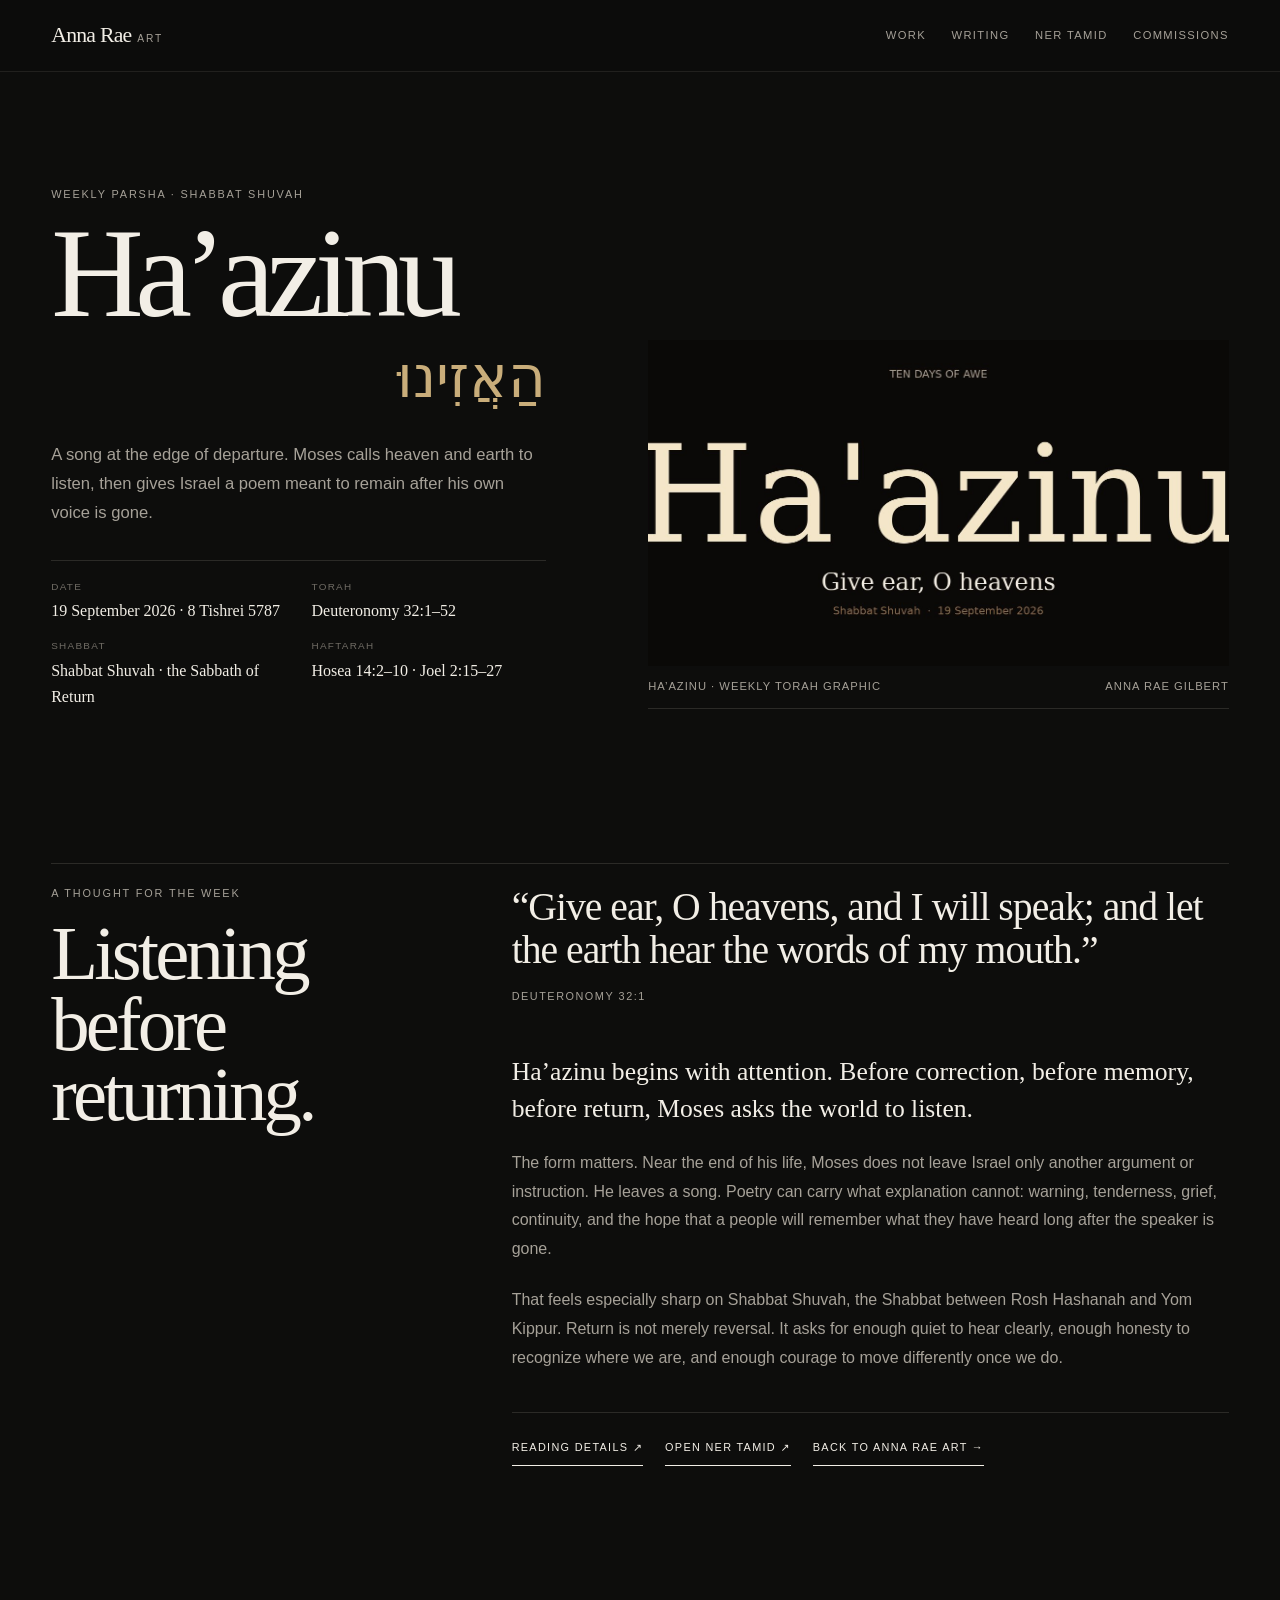
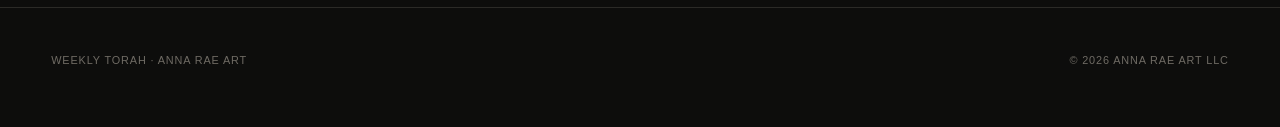
<file: parsha.html>
<!DOCTYPE html>
<html lang="en">
<head>
  <meta charset="utf-8"/>
  <meta name="viewport" content="width=device-width, initial-scale=1"/>
  <title>Ha'azinu · Weekly Parsha · Anna Rae Art</title>
  <meta name="description" content="Ha'azinu for Shabbat Shuvah, 8 Tishrei 5787: Deuteronomy 32:1–52, with artwork and reflection by Anna Rae Gilbert."/>
  <meta name="theme-color" content="#0d0d0c"/>
  <link rel="canonical" href="https://art.annarae.workers.dev/parsha"/>
  <link rel="icon" href="/favicon.svg"/>
  <style>
    :root{
      color-scheme:dark;
      --bg:#0d0d0c;
      --text:#f2eee6;
      --muted:#a6a198;
      --faint:#6f6b64;
      --line:#2b2a27;
      --accent:#c9ad7a;
      --serif:"Iowan Old Style","Palatino Linotype","Book Antiqua",Palatino,Georgia,serif;
      --sans:"Helvetica Neue",Helvetica,Arial,system-ui,sans-serif;
      --gutter:clamp(20px,4vw,72px);
      --max:1420px;
    }
    *{box-sizing:border-box}
    html{background:var(--bg);scroll-behavior:smooth}
    body{margin:0;background:var(--bg);color:var(--text);font-family:var(--sans);line-height:1.6;-webkit-font-smoothing:antialiased}
    a{color:inherit;text-underline-offset:.22em}
    img{display:block;max-width:100%}
    .site-header{
      position:sticky;top:0;z-index:20;
      min-height:72px;padding:16px var(--gutter);
      display:flex;align-items:center;justify-content:space-between;gap:28px;
      background:color-mix(in srgb,var(--bg) 90%,transparent);
      border-bottom:1px solid color-mix(in srgb,var(--line) 70%,transparent);
      backdrop-filter:blur(16px);-webkit-backdrop-filter:blur(16px)
    }
    .wordmark{display:flex;align-items:baseline;gap:.36rem;text-decoration:none;white-space:nowrap}
    .wordmark strong{font:400 clamp(1.3rem,1.7vw,1.75rem)/1 var(--serif);letter-spacing:-.035em}
    .wordmark span{font:500 .64rem/1 var(--sans);letter-spacing:.18em;text-transform:uppercase;color:var(--muted)}
    nav{display:flex;align-items:center;gap:clamp(15px,2vw,32px);font-size:.7rem;letter-spacing:.12em;text-transform:uppercase}
    nav a{text-decoration:none;color:var(--muted)}
    nav a:hover,nav a:focus-visible{color:var(--text)}
    main{width:min(100%,var(--max));margin:0 auto;padding:clamp(70px,9vw,130px) var(--gutter) clamp(90px,11vw,160px)}
    .eyebrow{margin:0 0 18px;color:var(--muted);font:500 .68rem/1.4 var(--sans);letter-spacing:.17em;text-transform:uppercase}
    .hero{display:grid;grid-template-columns:minmax(0,.92fr) minmax(360px,1.08fr);gap:clamp(46px,8vw,120px);align-items:end}
    .hero-copy h1{margin:0;font:400 clamp(4.8rem,10vw,10rem)/.83 var(--serif);letter-spacing:-.065em}
    .hebrew{margin:22px 0 0;color:var(--accent);font:400 clamp(2.4rem,4.5vw,5rem)/1 var(--serif)}
    .dek{max-width:34rem;margin:34px 0 0;color:var(--muted);font-size:clamp(1rem,1.3vw,1.18rem);line-height:1.75}
    .meta{margin:32px 0 0;padding-top:18px;border-top:1px solid var(--line);display:grid;grid-template-columns:repeat(2,minmax(0,1fr));gap:14px 26px}
    .meta div{min-width:0}
    .meta small{display:block;margin-bottom:4px;color:var(--faint);font-size:.62rem;letter-spacing:.13em;text-transform:uppercase}
    .meta span{font:400 1rem/1.35 var(--serif)}
    .artwork{margin:0}
    .artwork img{width:100%;height:auto;border:0}
    .artwork figcaption{display:flex;justify-content:space-between;gap:20px;margin-top:12px;padding-bottom:12px;border-bottom:1px solid var(--line);color:var(--muted);font-size:.7rem;letter-spacing:.09em;text-transform:uppercase}
    .reflection{margin-top:clamp(90px,12vw,170px);display:grid;grid-template-columns:minmax(250px,.65fr) minmax(0,1.35fr);gap:clamp(45px,9vw,140px);padding-top:22px;border-top:1px solid var(--line)}
    .reflection h2{margin:0;font:400 clamp(2.8rem,6vw,6.4rem)/.92 var(--serif);letter-spacing:-.05em}
    .reflection-copy{max-width:760px}
    blockquote{margin:0 0 48px;padding:0;border:0;font:400 clamp(1.75rem,3.1vw,3.6rem)/1.08 var(--serif);letter-spacing:-.025em}
    blockquote cite{display:block;margin-top:18px;color:var(--muted);font:500 .68rem/1.4 var(--sans);letter-spacing:.14em;text-transform:uppercase}
    .reflection-copy p{margin:0 0 22px;color:var(--muted);font-size:clamp(1rem,1.25vw,1.15rem);line-height:1.8}
    .reflection-copy p:first-of-type{color:var(--text);font:400 clamp(1.35rem,2vw,2rem)/1.45 var(--serif)}
    .links{display:flex;flex-wrap:wrap;gap:22px;margin-top:40px;padding-top:18px;border-top:1px solid var(--line)}
    .links a{display:inline-flex;gap:.45em;padding:8px 0;border-bottom:1px solid currentColor;text-decoration:none;font-size:.68rem;letter-spacing:.12em;text-transform:uppercase}
    .links a:hover{color:var(--accent)}
    footer{width:min(100%,var(--max));margin:0 auto;padding:44px var(--gutter) 58px;border-top:1px solid var(--line);display:flex;justify-content:space-between;gap:24px;color:var(--faint);font-size:.68rem;letter-spacing:.08em;text-transform:uppercase}
    @media(max-width:880px){
      .hero,.reflection{grid-template-columns:1fr}
      .hero-copy h1{font-size:clamp(4.5rem,16vw,8rem)}
      .artwork{margin-top:8px}
      .reflection{gap:48px}
    }
    @media(max-width:620px){
      :root{--gutter:18px}
      .site-header{min-height:64px;gap:14px}
      .wordmark span{display:none}
      nav{max-width:68vw;overflow-x:auto;gap:15px;font-size:.61rem;scrollbar-width:none}
      nav::-webkit-scrollbar{display:none}
      main{padding-top:72px}
      .hero-copy h1{font-size:clamp(4rem,20vw,6.5rem)}
      .meta{grid-template-columns:1fr}
      .artwork figcaption{flex-direction:column;gap:4px}
      footer{flex-direction:column}
    }
  </style>
</head>
<body>
  <header class="site-header">
    <a class="wordmark" href="/" aria-label="Anna Rae Art home"><strong>Anna Rae</strong><span>Art</span></a>
    <nav aria-label="Primary navigation">
      <a href="/#work">Work</a>
      <a href="/#writing">Writing</a>
      <a href="/#ner-tamid">Ner Tamid</a>
      <a href="/#commissions">Commissions</a>
    </nav>
  </header>

  <main>
    <section class="hero" aria-labelledby="parsha-title">
      <div class="hero-copy">
        <p class="eyebrow">Weekly parsha · Shabbat Shuvah</p>
        <h1 id="parsha-title">Ha’azinu</h1>
        <p class="hebrew" lang="he" dir="rtl">הַאֲזִינוּ</p>
        <p class="dek">A song at the edge of departure. Moses calls heaven and earth to listen, then gives Israel a poem meant to remain after his own voice is gone.</p>
        <div class="meta" aria-label="Reading details">
          <div><small>Date</small><span>19 September 2026 · 8 Tishrei 5787</span></div>
          <div><small>Torah</small><span>Deuteronomy 32:1–52</span></div>
          <div><small>Shabbat</small><span>Shabbat Shuvah · the Sabbath of Return</span></div>
          <div><small>Haftarah</small><span>Hosea 14:2–10 · Joel 2:15–27</span></div>
        </div>
      </div>

      <figure class="artwork">
        <img src="/art/parsha-haazinu.jpg" alt="Weekly parsha artwork for Ha’azinu: Give ear, O heavens. Shabbat Shuvah, 19 September 2026."/>
        <figcaption><span>Ha’azinu · Weekly Torah graphic</span><span>Anna Rae Gilbert</span></figcaption>
      </figure>
    </section>

    <section class="reflection" aria-labelledby="reflection-title">
      <div>
        <p class="eyebrow">A thought for the week</p>
        <h2 id="reflection-title">Listening before returning.</h2>
      </div>

      <div class="reflection-copy">
        <blockquote>
          “Give ear, O heavens, and I will speak; and let the earth hear the words of my mouth.”
          <cite>Deuteronomy 32:1</cite>
        </blockquote>
        <p>Ha’azinu begins with attention. Before correction, before memory, before return, Moses asks the world to listen.</p>
        <p>The form matters. Near the end of his life, Moses does not leave Israel only another argument or instruction. He leaves a song. Poetry can carry what explanation cannot: warning, tenderness, grief, continuity, and the hope that a people will remember what they have heard long after the speaker is gone.</p>
        <p>That feels especially sharp on Shabbat Shuvah, the Shabbat between Rosh Hashanah and Yom Kippur. Return is not merely reversal. It asks for enough quiet to hear clearly, enough honesty to recognize where we are, and enough courage to move differently once we do.</p>
        <div class="links">
          <a href="https://www.hebcal.com/sedrot/haazinu-20260919" target="_blank" rel="noreferrer">Reading details ↗</a>
          <a href="https://nertamid.grok.me" target="_blank" rel="noreferrer">Open Ner Tamid ↗</a>
          <a href="/">Back to Anna Rae Art →</a>
        </div>
      </div>
    </section>
  </main>

  <footer>
    <span>Weekly Torah · Anna Rae Art</span>
    <span>© 2026 Anna Rae Art LLC</span>
  </footer>
</body>
</html>
</file>
<file: assets/site-upgrade.css>
:root {
  color-scheme: dark;
  --bg: #0d0d0c;
  --bg-soft: #121210;
  --text: #f2eee6;
  --muted: #a6a198;
  --faint: #6f6b64;
  --line: #2b2a27;
  --accent: #c9ad7a;
  --accent-soft: #9e8966;
  --max: 1540px;
  --gutter: clamp(20px, 4vw, 72px);
  --serif: "Iowan Old Style", "Palatino Linotype", "Book Antiqua", Palatino, Georgia, serif;
  --sans: "Helvetica Neue", Helvetica, Arial, system-ui, sans-serif;
}

html {
  background: var(--bg);
  scroll-behavior: smooth;
  scrollbar-color: #3a3833 var(--bg);
}

body {
  margin: 0;
  background: var(--bg) !important;
  color: var(--text) !important;
  font-family: var(--sans);
  font-size: 16px;
  line-height: 1.55;
  text-rendering: optimizeLegibility;
  -webkit-font-smoothing: antialiased;
}

::selection {
  background: var(--text);
  color: var(--bg);
}

* {
  box-sizing: border-box;
}

main {
  width: 100%;
  overflow: clip;
  background: var(--bg);
}

a {
  color: inherit;
  text-decoration-thickness: 1px;
  text-underline-offset: 0.22em;
}

img {
  display: block;
  max-width: 100%;
}

/* One continuous canvas. No cards, no gradients, no decorative boxes. */
section,
footer,
.site-header,
.featured-rotation,
.rotation-chrome,
.writing-section,
.ner-tamid-section,
.commission-section,
.press-card,
.button,
.nav-cta,
.theme-list span,
.ner-tamid-features span {
  background: transparent !important;
  background-image: none !important;
  box-shadow: none !important;
  border-radius: 0 !important;
}

.site-header {
  position: fixed !important;
  inset: 0 0 auto 0;
  z-index: 80;
  min-height: 72px;
  padding: 16px var(--gutter) !important;
  display: flex;
  align-items: center;
  justify-content: space-between;
  gap: 28px;
  color: var(--text) !important;
  border: 0 !important;
  border-bottom: 1px solid color-mix(in srgb, var(--line) 68%, transparent) !important;
  background-color: color-mix(in srgb, var(--bg) 88%, transparent) !important;
  backdrop-filter: blur(16px);
  -webkit-backdrop-filter: blur(16px);
}

.wordmark {
  display: inline-flex !important;
  align-items: baseline;
  gap: 0.36rem;
  color: var(--text) !important;
  text-decoration: none !important;
  letter-spacing: -0.035em;
  white-space: nowrap;
}

.wordmark span:first-child {
  font-family: var(--serif);
  font-size: clamp(1.3rem, 1.7vw, 1.75rem);
  font-weight: 400;
}

.wordmark span:last-child {
  font-family: var(--sans);
  font-size: 0.64rem;
  line-height: 1;
  letter-spacing: 0.18em;
  text-transform: uppercase;
  color: var(--muted);
}

.site-header nav {
  display: flex;
  align-items: center;
  justify-content: flex-end;
  gap: clamp(15px, 2.1vw, 34px);
  font-size: 0.72rem;
  letter-spacing: 0.12em;
  text-transform: uppercase;
}

.site-header nav a {
  position: relative;
  padding: 8px 0 !important;
  border: 0 !important;
  color: var(--muted) !important;
  text-decoration: none;
  transition: color 180ms ease;
}

.site-header nav a::after {
  content: "";
  position: absolute;
  left: 0;
  right: 100%;
  bottom: 3px;
  height: 1px;
  background: var(--text);
  transition: right 220ms ease;
}

.site-header nav a:hover,
.site-header nav a:focus-visible {
  color: var(--text) !important;
}

.site-header nav a:hover::after,
.site-header nav a:focus-visible::after {
  right: 0;
}

.hero {
  width: min(100%, var(--max));
  min-height: 100svh;
  margin: 0 auto;
  padding: clamp(116px, 15vh, 170px) var(--gutter) clamp(72px, 10vh, 120px) !important;
  display: grid !important;
  grid-template-columns: minmax(280px, 0.72fr) minmax(440px, 1.28fr);
  align-items: center;
  gap: clamp(48px, 7vw, 120px);
  border: 0 !important;
}

.hero-copy {
  max-width: 680px;
  position: relative;
  z-index: 2;
}

.eyebrow,
.collection-number,
.rotation-caption p,
.press-card small,
.studio-piece small {
  color: var(--muted) !important;
  font-family: var(--sans) !important;
  font-size: 0.68rem !important;
  font-weight: 500 !important;
  letter-spacing: 0.16em !important;
  line-height: 1.4 !important;
  text-transform: uppercase !important;
}

.hero h1,
.section-heading h2,
.writing-title h2,
.ner-tamid-copy h2,
.about-copy h2,
.commission-portfolio-heading h2,
.commission-grid h2 {
  margin: 0;
  font-family: var(--serif) !important;
  font-weight: 400 !important;
  letter-spacing: -0.055em !important;
  color: var(--text) !important;
}

.hero h1 {
  margin-top: clamp(20px, 3vh, 32px) !important;
  font-size: clamp(3.7rem, 6.3vw, 7.8rem) !important;
  line-height: 0.88 !important;
  max-width: 9ch;
}

.hero h1 em {
  color: var(--accent) !important;
  font-weight: 400;
}

.hero-intro {
  margin: clamp(30px, 4vh, 48px) 0 0 !important;
  max-width: 36rem;
  color: var(--muted) !important;
  font-size: clamp(1rem, 1.25vw, 1.2rem) !important;
  line-height: 1.7 !important;
}

.button-row,
.commission-actions {
  display: flex;
  align-items: center;
  flex-wrap: wrap;
  gap: 26px;
  margin-top: 34px;
}

.button,
.text-link,
.train-shop-link,
.rotation-actions > a,
.commission-guide-heading > a {
  display: inline-flex !important;
  align-items: center;
  gap: 0.5em;
  width: auto !important;
  min-height: 0 !important;
  padding: 8px 0 !important;
  border: 0 !important;
  border-bottom: 1px solid currentColor !important;
  color: var(--text) !important;
  font-family: var(--sans) !important;
  font-size: 0.75rem !important;
  font-weight: 500 !important;
  letter-spacing: 0.1em !important;
  line-height: 1.2 !important;
  text-transform: uppercase !important;
  text-decoration: none !important;
  transition: color 180ms ease, border-color 180ms ease;
}

.button:hover,
.text-link:hover,
.train-shop-link:hover,
.rotation-actions > a:hover,
.commission-guide-heading > a:hover {
  color: var(--accent) !important;
}

.featured-rotation {
  min-width: 0;
  border: 0 !important;
  overflow-anchor: none;
}

.rotation-stage {
  position: relative;
  width: 100%;
  height: min(72svh, 820px) !important;
  min-height: 480px;
  overflow: hidden;
  background: var(--bg-soft) !important;
}

.rotation-slide,
.rotation-slide img {
  width: 100% !important;
  height: 100% !important;
}

.rotation-slide img {
  object-fit: cover !important;
  object-position: center;
  filter: saturate(0.98) contrast(1.02);
}

.rotation-chrome {
  min-height: 96px;
  padding: 18px 0 0 !important;
  display: flex;
  align-items: flex-end;
  justify-content: space-between;
  gap: 24px;
  border: 0 !important;
}

.rotation-caption h2 {
  margin: 3px 0 0 !important;
  font-family: var(--serif) !important;
  font-size: clamp(1.55rem, 2.2vw, 2.45rem) !important;
  font-weight: 400 !important;
  letter-spacing: -0.035em !important;
}

.rotation-actions,
.rotation-controls {
  display: flex;
  align-items: center;
  gap: 15px;
}

.rotation-controls button {
  width: 34px !important;
  height: 34px !important;
  padding: 0 !important;
  border: 0 !important;
  background: transparent !important;
  color: var(--text) !important;
  cursor: pointer;
}

.rotation-count,
.rotation-dots,
.rotation-progress {
  color: var(--faint) !important;
}

.rotation-dots button {
  border-radius: 0 !important;
  background: var(--faint) !important;
}

.rotation-dots button.is-active {
  background: var(--text) !important;
}

.statement-band {
  width: min(100%, var(--max));
  margin: 0 auto;
  padding: clamp(80px, 11vw, 170px) var(--gutter) !important;
  display: grid !important;
  grid-template-columns: minmax(0, 1fr) auto;
  align-items: end;
  gap: 36px;
  border: 0 !important;
  border-top: 1px solid var(--line) !important;
  border-bottom: 1px solid var(--line) !important;
}

.statement-band p {
  margin: 0;
  max-width: 24ch;
  font-family: var(--serif) !important;
  font-size: clamp(2.3rem, 5vw, 5.7rem) !important;
  line-height: 0.98 !important;
  letter-spacing: -0.045em !important;
  color: var(--text) !important;
}

.statement-band span {
  color: var(--muted) !important;
  font-size: 0.7rem;
  letter-spacing: 0.14em;
  text-transform: uppercase;
  white-space: nowrap;
}

.section,
.writing-section,
.ner-tamid-section,
.commission-portfolio,
.commission-section,
footer {
  width: min(100%, var(--max));
  margin-inline: auto !important;
  padding-left: var(--gutter) !important;
  padding-right: var(--gutter) !important;
  border: 0 !important;
}

.section,
.commission-portfolio {
  padding-top: clamp(100px, 13vw, 190px) !important;
  padding-bottom: clamp(100px, 13vw, 190px) !important;
}

.section-heading,
.commission-portfolio-heading {
  display: grid !important;
  grid-template-columns: minmax(0, 1.2fr) minmax(280px, 0.8fr);
  column-gap: clamp(40px, 8vw, 130px);
  align-items: end;
  margin-bottom: clamp(70px, 9vw, 130px) !important;
}

.section-heading .eyebrow,
.commission-portfolio-heading .eyebrow {
  grid-column: 1 / -1;
  margin-bottom: 20px;
}

.section-heading h2,
.commission-portfolio-heading h2 {
  font-size: clamp(3.5rem, 7vw, 8rem) !important;
  line-height: 0.9 !important;
}

.section-heading > p:last-child,
.commission-portfolio-heading > p:last-child {
  max-width: 36rem;
  margin: 0 0 0 auto;
  color: var(--muted) !important;
  font-size: clamp(1rem, 1.4vw, 1.2rem) !important;
  line-height: 1.7 !important;
}

.train-intro,
.city-intro,
.studio-intro {
  margin: clamp(90px, 11vw, 160px) 0 clamp(34px, 5vw, 62px) !important;
  padding-top: 18px !important;
  display: grid !important;
  grid-template-columns: minmax(0, 1fr) minmax(260px, 0.72fr);
  gap: clamp(36px, 7vw, 110px);
  border: 0 !important;
  border-top: 1px solid var(--line) !important;
}

.train-intro h3,
.city-intro h3,
.studio-intro h3,
.featured h3,
.commission-guide-heading h3 {
  margin: 8px 0 0 !important;
  font-family: var(--serif) !important;
  font-size: clamp(2.3rem, 4.2vw, 5rem) !important;
  font-weight: 400 !important;
  line-height: 0.98 !important;
  letter-spacing: -0.045em !important;
  color: var(--text) !important;
}

.train-intro > p,
.city-intro > p,
.studio-intro > p {
  max-width: 34rem;
  margin: 0 !important;
  color: var(--muted) !important;
  align-self: end;
}

.train-gallery,
.city-gallery,
.studio-gallery,
.commission-gallery {
  display: block !important;
  columns: 3 300px;
  column-gap: clamp(18px, 2.2vw, 38px);
  width: 100%;
}

.train-piece,
.city-piece,
.studio-piece,
.commission-piece {
  display: inline-block !important;
  width: 100% !important;
  margin: 0 0 clamp(34px, 4vw, 60px) !important;
  break-inside: avoid;
  vertical-align: top;
  background: transparent !important;
  border: 0 !important;
  border-radius: 0 !important;
  box-shadow: none !important;
}

.gallery-art-button {
  position: relative;
  display: block !important;
  width: 100% !important;
  margin: 0 !important;
  padding: 0 !important;
  border: 0 !important;
  background: transparent !important;
  border-radius: 0 !important;
  overflow: hidden;
  cursor: zoom-in;
}

.gallery-art-button img,
.train-piece img,
.city-piece img,
.studio-piece img,
.commission-piece img,
.featured-print-image img,
.writing-graphic img,
.press-card img,
.ner-tamid-preview img,
.commission-guide-gallery img {
  width: 100% !important;
  height: auto !important;
  border: 0 !important;
  border-radius: 0 !important;
  box-shadow: none !important;
  transition: transform 420ms cubic-bezier(.2,.65,.25,1), opacity 280ms ease;
}

.gallery-art-button:hover img,
.press-card:hover img,
.ner-tamid-preview:hover img {
  transform: scale(1.012);
}

.gallery-zoom {
  position: absolute !important;
  right: 12px !important;
  bottom: 12px !important;
  display: grid !important;
  place-items: center;
  width: 34px !important;
  height: 34px !important;
  border: 0 !important;
  border-radius: 0 !important;
  background: color-mix(in srgb, var(--bg) 82%, transparent) !important;
  color: var(--text) !important;
  opacity: 0;
  transition: opacity 180ms ease;
}

.gallery-art-button:hover .gallery-zoom,
.gallery-art-button:focus-visible .gallery-zoom {
  opacity: 1;
}

.train-piece figcaption,
.city-piece figcaption,
.studio-piece figcaption,
.commission-piece figcaption {
  display: flex !important;
  align-items: baseline;
  justify-content: space-between;
  flex-wrap: wrap;
  gap: 8px 18px;
  margin-top: 12px !important;
  padding: 0 !important;
  border: 0 !important;
  color: var(--text) !important;
  font-family: var(--serif) !important;
  font-size: clamp(1.05rem, 1.35vw, 1.35rem) !important;
  line-height: 1.25 !important;
}

.train-shop-link {
  color: var(--muted) !important;
  font-family: var(--sans) !important;
  font-size: 0.62rem !important;
}

.featured {
  margin-top: clamp(120px, 16vw, 220px) !important;
  padding: clamp(90px, 10vw, 150px) 0 0 !important;
  display: grid !important;
  grid-template-columns: minmax(320px, 1.05fr) minmax(280px, 0.75fr);
  align-items: center;
  gap: clamp(50px, 9vw, 150px);
  border: 0 !important;
  border-top: 1px solid var(--line) !important;
  background: transparent !important;
}

.featured > div:last-child > p:not(.eyebrow) {
  max-width: 34rem;
  color: var(--muted) !important;
  line-height: 1.75;
}

.writing-section,
.ner-tamid-section {
  padding-top: clamp(120px, 15vw, 210px) !important;
  padding-bottom: clamp(120px, 15vw, 210px) !important;
  display: grid !important;
  grid-template-columns: minmax(320px, 1fr) minmax(300px, 0.9fr);
  gap: clamp(60px, 10vw, 160px);
  align-items: start;
  border-top: 1px solid var(--line) !important;
}

.writing-title h2,
.ner-tamid-copy h2,
.about-copy h2,
.commission-grid h2 {
  font-size: clamp(3.4rem, 7vw, 7.6rem) !important;
  line-height: 0.9 !important;
}

.writing-graphic {
  margin: clamp(50px, 7vw, 90px) 0 0 !important;
}

.writing-copy {
  padding-top: clamp(36px, 7vw, 100px);
}

.writing-copy .lead,
.ner-tamid-intro {
  font-family: var(--serif) !important;
  font-size: clamp(1.7rem, 2.8vw, 3rem) !important;
  line-height: 1.08 !important;
  letter-spacing: -0.03em !important;
  color: var(--text) !important;
}

.theme-list {
  margin: clamp(48px, 7vw, 90px) 0 0 !important;
  display: block !important;
  border: 0 !important;
}

.theme-list span {
  display: grid !important;
  grid-template-columns: 40px 1fr;
  padding: 14px 0 !important;
  border: 0 !important;
  border-top: 1px solid var(--line) !important;
  color: var(--muted) !important;
}

.theme-list span:last-child {
  border-bottom: 1px solid var(--line) !important;
}

.theme-list small {
  color: var(--faint) !important;
}

.ner-tamid-copy {
  min-width: 0;
  max-width: 42rem;
}

.ner-tamid-copy .eyebrow {
  margin: 0 0 clamp(20px, 2.4vw, 30px) !important;
  letter-spacing: 0.19em !important;
}

.ner-tamid-copy h2 {
  max-width: 12ch;
  font-family: "Iowan Old Style", "Palatino Linotype", "Book Antiqua", Palatino, Georgia, serif !important;
  font-size: clamp(3rem, 4.9vw, 5.75rem) !important;
  font-weight: 400 !important;
  line-height: 0.99 !important;
  letter-spacing: -0.018em !important;
  text-wrap: balance;
}

.ner-tamid-hebrew {
  display: block;
  width: fit-content;
  max-width: 100%;
  margin: clamp(24px, 3vw, 38px) 0 clamp(22px, 2.6vw, 34px) !important;
  color: var(--accent) !important;
  font-family: "Noto Serif Hebrew", "Arial Hebrew", "Times New Roman", serif !important;
  font-size: clamp(2.15rem, 3.5vw, 3.85rem) !important;
  font-weight: 400 !important;
  line-height: 1.14 !important;
  letter-spacing: 0 !important;
  direction: rtl;
  unicode-bidi: isolate;
  text-align: left !important;
  white-space: nowrap;
}

.ner-tamid-intro {
  max-width: 31rem;
  margin: 0 0 clamp(24px, 3vw, 36px) !important;
  font-family: "Iowan Old Style", "Palatino Linotype", "Book Antiqua", Palatino, Georgia, serif !important;
  font-size: clamp(1.22rem, 1.55vw, 1.52rem) !important;
  font-weight: 400 !important;
  line-height: 1.48 !important;
  letter-spacing: 0 !important;
}

.ner-tamid-preview {
  align-self: center;
  min-width: 0;
}

.ner-tamid-copy > p:not(.eyebrow):not(.ner-tamid-hebrew):not(.ner-tamid-intro) {
  color: var(--muted) !important;
  max-width: 35rem;
  margin: 0 0 1.15em !important;
  font-size: 0.98rem !important;
  line-height: 1.72 !important;
  letter-spacing: 0.005em !important;
}

.ner-tamid-features {
  margin: clamp(38px, 4.2vw, 56px) 0 !important;
  display: grid !important;
  grid-template-columns: 1fr 1fr;
  gap: 0 clamp(20px, 2.4vw, 34px) !important;
  border-top: 1px solid var(--line) !important;
}

.ner-tamid-features span {
  padding: 15px 0 14px !important;
  border: 0 !important;
  border-bottom: 1px solid var(--line) !important;
  color: var(--muted) !important;
  font-size: 0.68rem !important;
  font-weight: 500 !important;
  line-height: 1.4 !important;
  letter-spacing: 0.13em !important;
  text-transform: uppercase;
}

.ner-tamid-preview {
  display: block;
  color: var(--text) !important;
  text-decoration: none !important;
  border: 0 !important;
}

.ner-tamid-preview > span {
  display: flex !important;
  justify-content: space-between;
  gap: 20px;
  padding: 15px 0 0 !important;
  border: 0 !important;
  border-top: 1px solid var(--line) !important;
  color: var(--muted) !important;
  font-size: 0.67rem;
  font-weight: 500;
  line-height: 1.45;
  letter-spacing: 0.13em;
  text-transform: uppercase;
}

.about-section {
  display: grid !important;
  grid-template-columns: minmax(120px, 0.28fr) minmax(0, 1fr);
  gap: clamp(50px, 9vw, 140px);
  border-top: 1px solid var(--line) !important;
}

.big-initials {
  margin: 30px 0 0 !important;
  writing-mode: vertical-rl;
  color: color-mix(in srgb, var(--text) 10%, transparent) !important;
  font-family: var(--serif) !important;
  font-size: clamp(4rem, 9vw, 10rem) !important;
  line-height: 0.8 !important;
  letter-spacing: -0.08em !important;
}

.about-copy h2 {
  max-width: 14ch;
}

.about-columns {
  margin-top: clamp(50px, 7vw, 90px) !important;
  display: grid !important;
  grid-template-columns: 1fr 1fr;
  gap: clamp(30px, 5vw, 80px);
  color: var(--muted) !important;
}

.press-grid {
  margin-top: clamp(70px, 9vw, 120px) !important;
  display: grid !important;
  grid-template-columns: 1fr 1fr;
  gap: clamp(26px, 4vw, 60px);
}

.press-card {
  display: block !important;
  padding: 0 !important;
  border: 0 !important;
  color: var(--text) !important;
  text-decoration: none !important;
}

.press-card > span {
  display: block !important;
  padding: 13px 0 !important;
  border-bottom: 1px solid var(--line) !important;
  font-family: var(--serif) !important;
  font-size: clamp(1.2rem, 2vw, 1.8rem) !important;
}

.press-card small {
  display: block;
  margin-bottom: 5px;
}

.commission-portfolio {
  border-top: 1px solid var(--line) !important;
}

.commission-guide-heading {
  margin-top: clamp(100px, 13vw, 170px) !important;
  padding-top: 18px !important;
  display: grid !important;
  grid-template-columns: minmax(0, 1fr) minmax(260px, 0.8fr);
  gap: 30px clamp(40px, 7vw, 100px);
  align-items: end;
  border-top: 1px solid var(--line) !important;
}

.commission-guide-heading .eyebrow {
  grid-column: 1 / -1;
}

.commission-guide-heading > a {
  justify-self: end;
}

.commission-guide-gallery {
  margin-top: clamp(40px, 6vw, 70px) !important;
  display: grid !important;
  grid-template-columns: repeat(5, 1fr);
  gap: clamp(8px, 1vw, 16px);
}

.commission-guide-gallery .gallery-art-button:nth-child(n+4) {
  display: none !important;
}

.commission-guide-gallery {
  grid-template-columns: repeat(3, 1fr) !important;
}

.commission-section {
  padding-top: clamp(100px, 12vw, 170px) !important;
  padding-bottom: clamp(100px, 12vw, 170px) !important;
  border-top: 1px solid var(--line) !important;
  border-bottom: 1px solid var(--line) !important;
}

.commission-grid {
  display: grid !important;
  grid-template-columns: minmax(0, 1.2fr) minmax(300px, 0.8fr);
  gap: clamp(50px, 9vw, 150px);
  align-items: end;
}

.commission-grid > div > p {
  color: var(--muted) !important;
  line-height: 1.75 !important;
}

footer {
  padding-top: 72px !important;
  padding-bottom: 55px !important;
  display: grid !important;
  grid-template-columns: 1fr auto;
  gap: 34px 60px;
  align-items: end;
  color: var(--muted) !important;
}

footer > p {
  max-width: 30rem;
  margin: 0 !important;
  font-family: var(--serif) !important;
  font-size: clamp(1.4rem, 2.3vw, 2.4rem) !important;
  line-height: 1.1 !important;
  color: var(--text) !important;
}

.footer-mark {
  align-self: start;
}

.social-links {
  display: flex !important;
  flex-wrap: wrap;
  justify-content: flex-end;
  gap: 10px 24px;
}

.social-links a {
  color: var(--muted) !important;
  font-size: 0.7rem;
  letter-spacing: 0.1em;
  text-transform: uppercase;
  text-decoration: none;
}

.social-links a:hover {
  color: var(--text) !important;
}

footer small {
  grid-column: 1 / -1;
  padding-top: 28px;
  border-top: 1px solid var(--line);
  color: var(--faint) !important;
}

/* Lightbox: gallery-at-night, not a modal card. */
[role="dialog"],
[data-radix-dialog-content] {
  background: color-mix(in srgb, #050505 96%, transparent) !important;
  color: var(--text) !important;
  border: 0 !important;
  border-radius: 0 !important;
  box-shadow: none !important;
}

/* Focus remains visible without introducing button boxes. */
a:focus-visible,
button:focus-visible {
  outline: 1px solid var(--accent) !important;
  outline-offset: 5px;
}

@media (max-width: 980px) {
  .site-header {
    min-height: 64px;
    padding-block: 13px !important;
  }

  .site-header nav {
    max-width: 66vw;
    overflow-x: auto;
    justify-content: flex-start;
    scrollbar-width: none;
  }

  .site-header nav::-webkit-scrollbar {
    display: none;
  }

  .hero {
    min-height: auto;
    grid-template-columns: 1fr;
    padding-top: 118px !important;
  }

  .hero h1 {
    max-width: 10ch;
    font-size: clamp(3.7rem, 11vw, 7rem) !important;
  }

  .rotation-stage {
    height: min(72svh, 760px) !important;
  }

  .section-heading,
  .commission-portfolio-heading,
  .writing-section,
  .ner-tamid-section,
  .commission-grid,
  .featured {
    grid-template-columns: 1fr !important;
  }

  .section-heading > p:last-child,
  .commission-portfolio-heading > p:last-child {
    margin: 28px 0 0 !important;
  }

  .train-gallery,
  .city-gallery,
  .studio-gallery,
  .commission-gallery {
    columns: 2 260px;
  }

  .writing-copy {
    padding-top: 0;
  }

  .about-section {
    grid-template-columns: 1fr !important;
  }

  .big-initials {
    writing-mode: horizontal-tb;
    margin-bottom: 0 !important;
  }

  .commission-guide-heading {
    grid-template-columns: 1fr !important;
  }

  .commission-guide-heading > a {
    justify-self: start;
  }

  .ner-tamid-section {
    grid-template-columns: minmax(0, 0.92fr) minmax(300px, 1.08fr) !important;
    gap: clamp(34px, 5vw, 58px) !important;
    align-items: center !important;
    padding-top: clamp(88px, 11vw, 125px) !important;
    padding-bottom: clamp(88px, 11vw, 125px) !important;
  }

  .ner-tamid-copy h2 {
    max-width: 12ch;
    font-size: clamp(2.9rem, 5.1vw, 4.15rem) !important;
    line-height: 1 !important;
    letter-spacing: -0.012em !important;
  }

  .ner-tamid-hebrew {
    margin-top: 24px !important;
    font-size: clamp(2.05rem, 3.8vw, 3.2rem) !important;
  }

  .ner-tamid-intro {
    font-size: clamp(1.16rem, 1.8vw, 1.36rem) !important;
    line-height: 1.5 !important;
  }

  .ner-tamid-features {
    margin: 34px 0 !important;
  }
}

@media (max-width: 680px) {
  :root {
    --gutter: 18px;
  }

  .site-header {
    gap: 14px;
  }

  .wordmark span:first-child {
    font-size: 1.17rem;
  }

  .wordmark span:last-child {
    display: none;
  }

  .site-header nav {
    gap: 16px;
    max-width: 68vw;
    font-size: 0.62rem;
  }

  .hero {
    gap: 44px;
    padding-bottom: 70px !important;
  }

  .hero h1 {
    font-size: clamp(3.15rem, 15vw, 5.3rem) !important;
  }

  .hero-intro {
    font-size: 1rem !important;
  }

  .rotation-stage {
    min-height: 0;
    height: 58svh !important;
  }

  .rotation-chrome {
    min-height: 168px;
    align-items: flex-start;
    flex-direction: column;
  }

  .statement-band {
    grid-template-columns: 1fr;
    align-items: start;
  }

  .statement-band p {
    font-size: clamp(2.5rem, 12vw, 4.4rem) !important;
  }

  .section-heading,
  .commission-portfolio-heading {
    grid-template-columns: 1fr;
  }

  .section-heading h2,
  .commission-portfolio-heading h2,
  .writing-title h2,
  .ner-tamid-copy h2,
  .about-copy h2,
  .commission-grid h2 {
    font-size: clamp(3.05rem, 14vw, 5rem) !important;
  }

  .train-intro,
  .city-intro,
  .studio-intro {
    grid-template-columns: 1fr;
    gap: 18px;
  }

  .train-gallery,
  .city-gallery,
  .studio-gallery,
  .commission-gallery {
    columns: 1;
  }

  .train-piece,
  .city-piece,
  .studio-piece,
  .commission-piece {
    margin-bottom: 42px !important;
  }

  .about-columns,
  .press-grid,
  .ner-tamid-features {
    grid-template-columns: 1fr !important;
  }

  .commission-guide-gallery {
    grid-template-columns: 1fr !important;
    gap: 18px;
  }

  .commission-guide-gallery .gallery-art-button:nth-child(n+3) {
    display: none !important;
  }

  footer {
    grid-template-columns: 1fr;
    align-items: start;
  }

  .social-links {
    justify-content: flex-start;
  }

  .ner-tamid-section {
    grid-template-columns: 1fr !important;
    gap: 42px !important;
    padding-top: 72px !important;
    padding-bottom: 82px !important;
  }

  .ner-tamid-copy h2 {
    max-width: 12ch;
    font-size: clamp(2.65rem, 12vw, 3.75rem) !important;
    line-height: 1.02 !important;
    letter-spacing: -0.008em !important;
  }

  .ner-tamid-hebrew {
    margin: 22px 0 24px !important;
    font-size: clamp(2rem, 9.4vw, 3.05rem) !important;
    line-height: 1.18 !important;
  }

  .ner-tamid-intro {
    max-width: 29rem;
    font-size: 1.13rem !important;
    line-height: 1.52 !important;
  }

  .ner-tamid-features {
    grid-template-columns: 1fr !important;
    margin: 30px 0 !important;
  }
}

@media (prefers-reduced-motion: reduce) {
  html {
    scroll-behavior: auto;
  }

  *,
  *::before,
  *::after {
    transition-duration: 0.01ms !important;
    animation-duration: 0.01ms !important;
    animation-iteration-count: 1 !important;
  }
}
</file>
<file: assets/refinements-0215.css>
/* Precision pass: Chicago in Motion alignment */
.train-gallery {
  display: grid !important;
  columns: auto !important;
  grid-template-columns: repeat(3, minmax(0, 1fr));
  gap: clamp(34px, 4vw, 64px) clamp(18px, 2.2vw, 38px) !important;
  align-items: start;
  width: 100%;
}

.train-piece {
  display: block !important;
  width: 100% !important;
  margin: 0 !important;
  break-inside: auto;
}

.train-piece .gallery-art-button {
  width: 100% !important;
  aspect-ratio: 4 / 3;
  overflow: hidden !important;
}

.train-piece .gallery-art-button img,
.train-piece img {
  width: 100% !important;
  height: 100% !important;
  object-fit: cover !important;
  object-position: center !important;
}

.train-piece figcaption {
  min-height: 48px;
  margin-top: 12px !important;
}

@media (max-width: 980px) {
  .train-gallery {
    grid-template-columns: repeat(2, minmax(0, 1fr));
  }
}

@media (max-width: 680px) {
  .train-gallery {
    grid-template-columns: 1fr;
    gap: 42px;
  }

  .train-piece .gallery-art-button {
    aspect-ratio: auto;
  }

  .train-piece .gallery-art-button img,
  .train-piece img {
    height: auto !important;
    object-fit: contain !important;
  }

  .train-piece figcaption {
    min-height: 0;
  }
}
</file>
